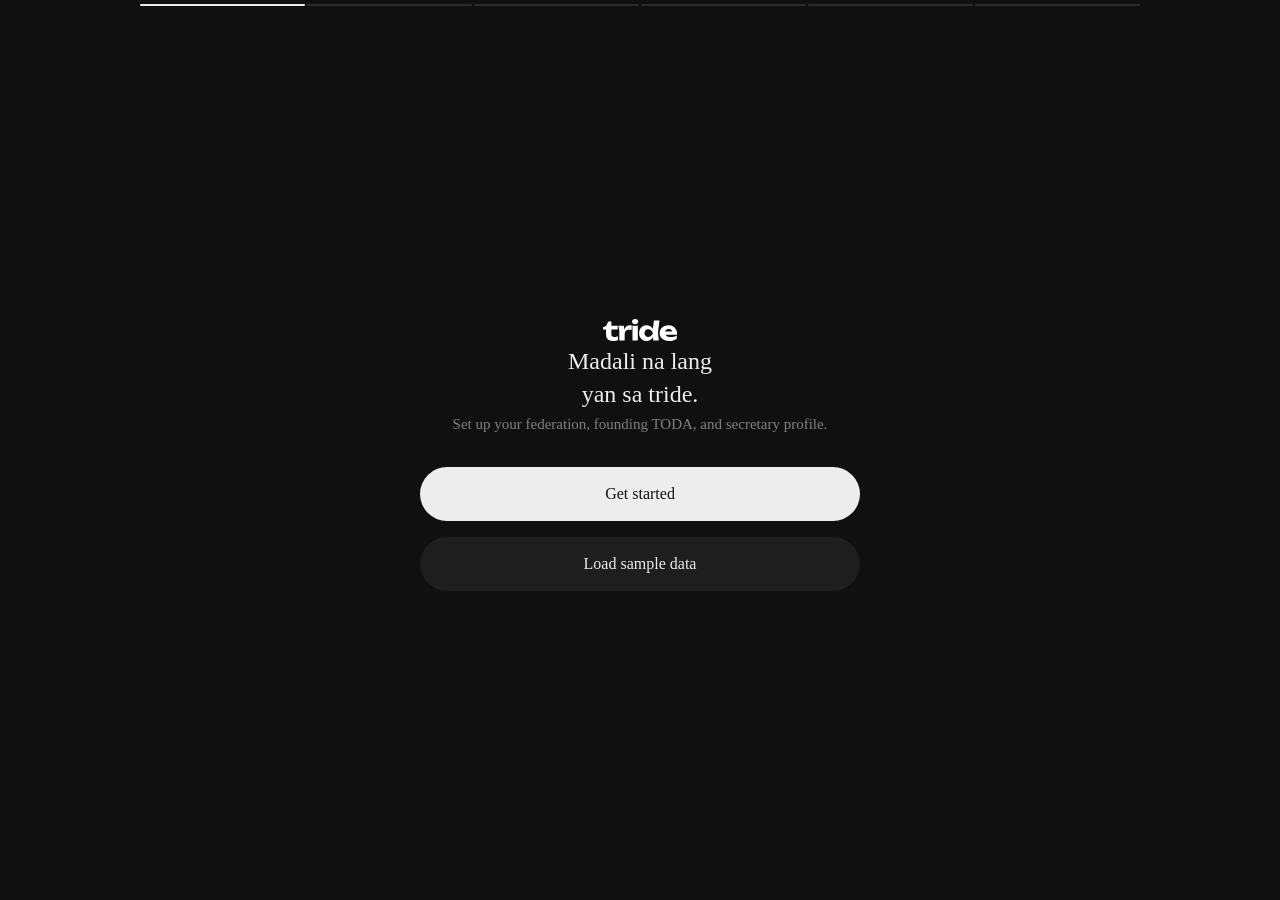
<file: index.html>
<!DOCTYPE html>
<html lang="en">
<head>
    <meta charset="UTF-8">
    <meta name="viewport" content="width=device-width, initial-scale=1.0">
    <meta name="theme-color" content="#101010">
    <meta name="apple-mobile-web-app-capable" content="yes">
    <meta name="apple-mobile-web-app-status-bar-style" content="black-translucent">
    <title>Tride</title>
    <link rel="manifest" href="./manifest.webmanifest">
    <link rel="icon" type="image/svg+xml" href="./assets/icons/Tride.svg">
    <link rel="icon" type="image/png" sizes="192x192" href="./assets/icons/icon-192.png">
    <link rel="apple-touch-icon" href="./assets/icons/icon-192.png">
    <link rel="stylesheet" href="./components/styleNext.css">
    <link rel="stylesheet" href="./components/responsive-experimental.css">
    <link rel="stylesheet" href="./components/distortion-wave.css">
</head>
<body>
    <div id="app" class="app"></div>
    <script src="./components/components.js"></script>
    <script src="./components/distortion-wave.js"></script>
    <script src="./js/local_schema.js"></script>
    <script src="./js/local_database.js"></script>
    <script src="./js/local_api_controller.js"></script>
    <script src="./js/api_client.js"></script>
    <script src="./js/schema_bridge.js"></script>
    <script src="./js/nav_router.js"></script>
    <script src="./js/ui_helpers.js"></script>
    <script src="./pages/auth_page.js"></script>
    <script src="./pages/home_page.js"></script>
    <script src="./pages/units_page.js"></script>
    <script src="./pages/notifications_page.js"></script>
    <script src="./js/member_app.js"></script>
    <!-- temporary dev autofill helper: remove this script tag to disable -->
    <script src="./js/autofill_helper.js"></script>
    <script>
        if ("serviceWorker" in navigator) {
            window.addEventListener("load", function () {
                navigator.serviceWorker.register("./sw.js").catch(function () {});
            });
        }
    </script>
</body>
</html>
</file>
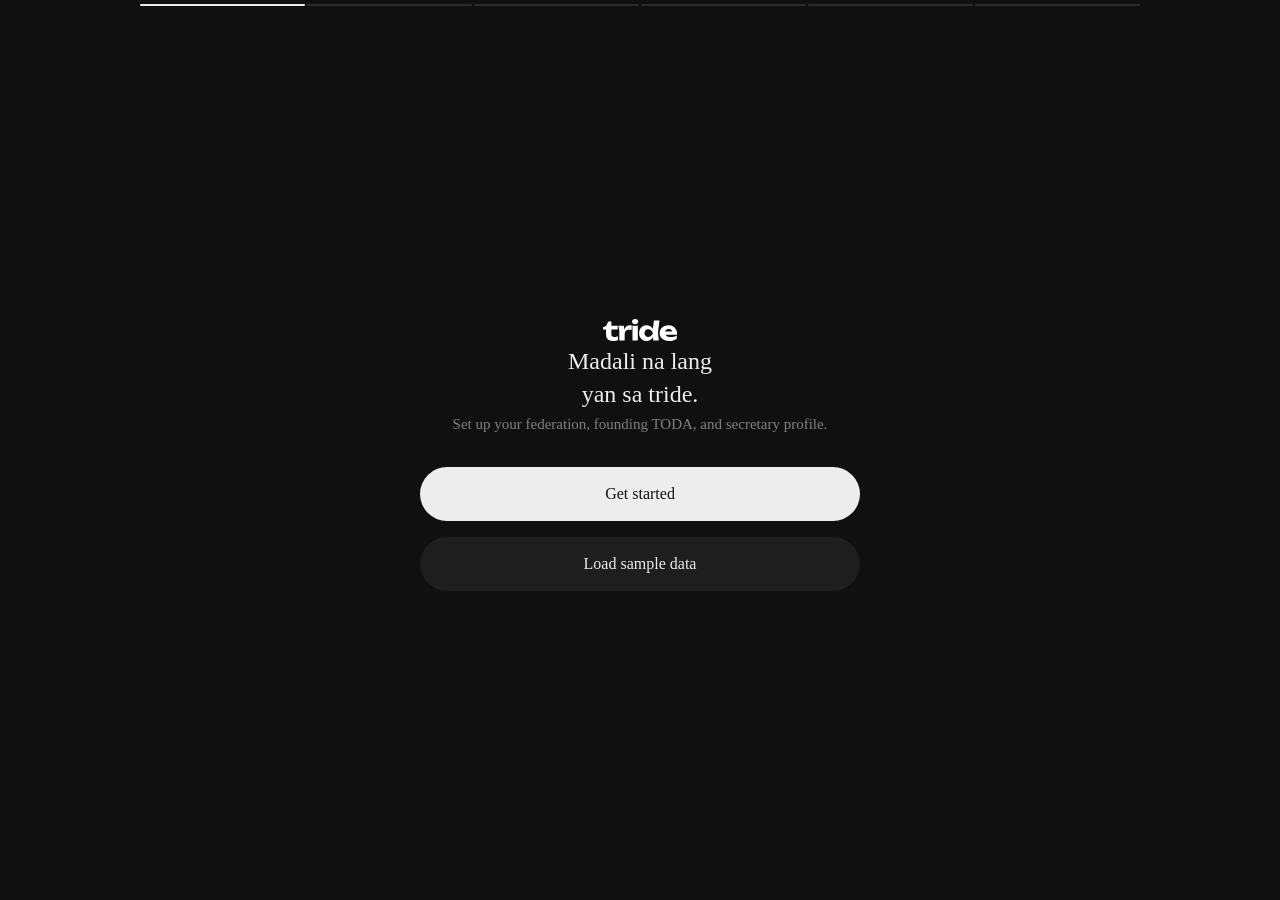
<file: admin.html>
<!DOCTYPE html>
<html lang="en">
<head>
    <meta charset="UTF-8">
    <meta name="viewport" content="width=device-width, initial-scale=1.0">
    <meta name="theme-color" content="#101010">
    <meta name="apple-mobile-web-app-capable" content="yes">
    <meta name="apple-mobile-web-app-status-bar-style" content="black-translucent">
    <title>Tride Admin</title>
    <link rel="manifest" href="./manifest.webmanifest">
    <link rel="icon" type="image/svg+xml" href="./assets/icons/Tride.svg">
    <link rel="icon" type="image/png" sizes="192x192" href="./assets/icons/icon-192.png">
    <link rel="apple-touch-icon" href="./assets/icons/icon-192.png">
    <link rel="stylesheet" href="./components/styleNext.css">
    <link rel="stylesheet" href="./components/responsive-experimental.css">
    <link rel="stylesheet" href="./components/distortion-wave.css">
</head>
<body>
    <div id="app" class="app"></div>
    <script src="./components/components.js"></script>
    <script src="./components/distortion-wave.js"></script>
    <script src="./js/local_schema.js"></script>
    <script src="./js/local_database.js"></script>
    <script src="./js/local_api_controller.js"></script>
    <script src="./js/api_client.js"></script>
    <script src="./js/schema_bridge.js"></script>
    <script src="./js/nav_router.js"></script>
    <script src="./js/ui_helpers.js"></script>
    <script src="./pages/auth_page.js"></script>
    <script src="./pages/units_page.js"></script>
    <script src="./pages/members_page.js"></script>
    <script src="./pages/todas_page.js"></script>
    <script src="./pages/notifications_page.js"></script>
    <!-- experimental export feature: remove this script tag to disable -->
    <script src="./pages/export_page.js"></script>
    <script src="./js/admin_app.js"></script>
    <!-- temporary dev autofill helper: remove this script tag to disable -->
    <script src="./js/autofill_helper.js"></script>
    <script>
        if ("serviceWorker" in navigator) {
            window.addEventListener("load", function () {
                navigator.serviceWorker.register("./sw.js").catch(function () {});
            });
        }
    </script>
</body>
</html>
</file>
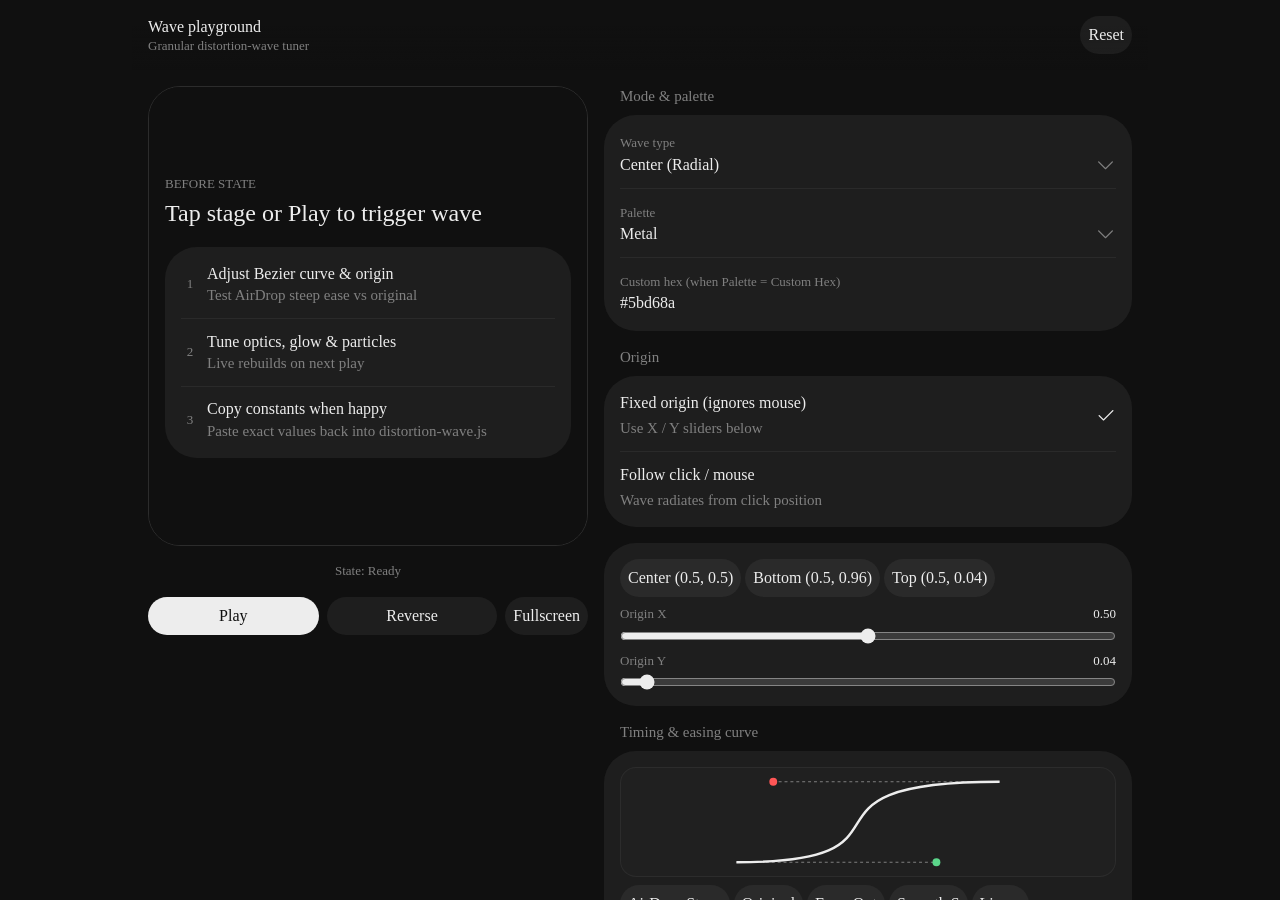
<file: playground.html>
<!DOCTYPE html>
<html lang="en">
<head>
    <meta charset="UTF-8">
    <meta name="viewport" content="width=device-width, initial-scale=1.0">
    <title>Distortion Wave Playground</title>
    <link rel="stylesheet" href="components/styleNext.css">
    <link rel="stylesheet" href="components/responsive-experimental.css">
    <link rel="stylesheet" href="components/distortion-wave.css">
    <style>
        .pg-layout {
            display: grid;
            grid-template-columns: 1fr;
            gap: var(--tr-space-l);
            align-items: start;
        }
        @media (min-width: 820px) {
            .pg-layout {
                grid-template-columns: minmax(320px, 440px) minmax(0, 1fr);
            }
            .pg-stage-col {
                position: sticky;
                top: 72px;
            }
        }
        .pg-stage-box {
            width: 100%;
            height: 460px;
            border-radius: var(--tr-border-l);
            border: 1px solid var(--tr-elevation-op40);
            overflow: hidden;
            position: relative;
        }
        .pg-stage-box > .distortion-wave {
            width: 100%;
            height: 100%;
            border-radius: 0;
        }
        .pg-mock-view {
            width: 100%;
            height: 100%;
            padding: var(--tr-space-l);
        }
        .pg-slider-row {
            display: flex;
            flex-direction: column;
            gap: var(--tr-space-s);
        }
        .pg-slider-head {
            display: flex;
            justify-content: space-between;
            align-items: center;
        }
        .pg-slider-row input[type="range"] {
            width: 100%;
            accent-color: var(--tr-solid-light-1);
            cursor: pointer;
        }
        .pg-bezier-svg {
            width: 100%;
            height: 110px;
            background: var(--tr-solid-dark-2);
            border-radius: var(--tr-border-m);
            border: 1px solid var(--tr-elevation-op20);
        }
        .pg-preset-row {
            display: flex;
            flex-wrap: wrap;
            gap: var(--tr-space-s);
        }
        .pg-output {
            font-family: ui-monospace, "Cascadia Code", Consolas, monospace;
            font-size: 12px;
            white-space: pre;
            overflow-x: auto;
            color: var(--tr-solid-gray-2);
        }
    </style>
</head>
<body>
    <div id="app" class="app"></div>
    <script src="components/distortion-wave.js"></script>
    <script src="components/components.js"></script>
    <script>
        (function () {
            const DEFAULTS = {
                type: "center",
                palette: "metal",
                customHex: "#5bd68a",
                duration: 2300,
                speed: 1.0,
                originMode: "fixed",
                originX: 0.5,
                originY: 0.04,
                bezierX1: 0.76,
                bezierY1: 0.0,
                bezierX2: 0.14,
                bezierY2: 1.0,
                amplitude: 0.16,
                rippleFreq: 14.0,
                rippleMix: 0.35,
                aberration: 0.042,
                rimWidth: 0.14,
                blurAmount: 0.016,
                glowIntensity: 0.72,
                glowSpread: 2.4,
                coreSpark: 0.45,
                meshSharpness: 3.2,
                meshFlow: 2.2,
                edgeLightIntensity: 0.85,
                edgeLightWidth: 0.055,
                edgeCrestBoost: 1.85,
                edgeHaloPower: 1.4,
                particleCount: 160,
                particleSize: 0.0018,
                particleHalo: 1.35,
                particleGlow: 1.85,
                particleDrift: 0.24,
                particleEase: 2.4
            };

            const CURVE_PRESETS = [
                { name: "AirDrop Steep", x1: 0.76, y1: 0.0, x2: 0.14, y2: 1.0 },
                { name: "Original", x1: 0.50, y1: 0.0, x2: 0.00, y2: 1.0 },
                { name: "Expo Out", x1: 0.16, y1: 1.0, x2: 0.30, y2: 1.0 },
                { name: "Smooth S", x1: 0.65, y1: 0.0, x2: 0.35, y2: 1.0 },
                { name: "Linear", x1: 0.00, y1: 0.0, x2: 1.00, y2: 1.0 }
            ];

            const state = Object.assign({}, DEFAULTS);
            const sliderRefs = {};
            let waveCtrl = null;
            let stageBox = null;
            let bezierPath = null;
            let handleLine1 = null;
            let handleLine2 = null;
            let handleDot1 = null;
            let handleDot2 = null;
            let outputPre = null;
            let statusLabel = null;
            let revealedState = false;

            function buildMockFrom() {
                const wrap = trEl("div", "pg-mock-view vbox justify-center space-l");
                const head = trEl("div", "group vbox space-s");
                head.appendChild(trEl("p", "as-tertiary as-gray", "BEFORE STATE"));
                head.appendChild(trEl("p", "as-title as-bold", "Tap stage or Play to trigger wave"));
                wrap.appendChild(head);

                const list = trListCard([
                    trListItem({ index: 1, title: "Adjust Bezier curve & origin", subtitle: "Test AirDrop steep ease vs original" }),
                    trListItem({ index: 2, title: "Tune optics, glow & particles", subtitle: "Live rebuilds on next play" }),
                    trListItem({ index: 3, title: "Copy constants when happy", subtitle: "Paste exact values back into distortion-wave.js" })
                ]);
                wrap.appendChild(list);
                return wrap;
            }

            function buildMockTo() {
                const wrap = trEl("div", "pg-mock-view vbox justify-center space-l");
                wrap.appendChild(trIcon("\uE73E", { className: "as-display as-centered as-success" }));
                const head = trEl("div", "group vbox center space-t");
                head.appendChild(trEl("p", "as-headline as-bold as-centered", "Flawless run"));
                head.appendChild(trEl("p", "as-secondary as-gray as-centered", "Revealed target stage preview"));
                wrap.appendChild(head);
                const stats = trStatGroup([
                    { value: "100%", label: "Accuracy" },
                    { value: "4950", label: "Score" },
                    { value: "15x", label: "Streak" }
                ]);
                wrap.appendChild(stats);
                return wrap;
            }

            function activePaletteValue() {
                if (state.palette === "custom") {
                    return state.customHex;
                }
                return state.palette;
            }

            function mountWave() {
                if (!stageBox) {
                    return;
                }
                stageBox.innerHTML = "";
                revealedState = false;
                const isPointer = state.originMode === "pointer";
                const originVal = isPointer ? null : { x: state.originX, y: state.originY };
                waveCtrl = trDistortionWave({
                    children: buildMockFrom(),
                    revealedContent: buildMockTo(),
                    type: state.type,
                    palette: activePaletteValue(),
                    speed: state.speed,
                    origin: originVal,
                    followCursor: isPointer,
                    cornerRadius: 0,
                    waveStyle: {
                        duration: state.duration,
                        bezierX1: state.bezierX1,
                        bezierY1: state.bezierY1,
                        bezierX2: state.bezierX2,
                        bezierY2: state.bezierY2,
                        amplitude: state.amplitude,
                        rippleFreq: state.rippleFreq,
                        rippleMix: state.rippleMix,
                        aberration: state.aberration,
                        rimWidth: state.rimWidth,
                        blurAmount: state.blurAmount,
                        glowIntensity: state.glowIntensity,
                        glowSpread: state.glowSpread,
                        coreSpark: state.coreSpark,
                        meshSharpness: state.meshSharpness,
                        meshFlow: state.meshFlow,
                        edgeLightIntensity: state.edgeLightIntensity,
                        edgeLightWidth: state.edgeLightWidth,
                        edgeCrestBoost: state.edgeCrestBoost,
                        edgeHaloPower: state.edgeHaloPower,
                        particleCount: state.particleCount,
                        particleSize: state.particleSize,
                        particleHalo: state.particleHalo,
                        particleGlow: state.particleGlow,
                        particleDrift: state.particleDrift,
                        particleEase: state.particleEase
                    },
                    onFinish: function (isRev) {
                        revealedState = isRev;
                        if (statusLabel) {
                            statusLabel.textContent = isRev ? "State: Revealed (click Play/Reverse)" : "State: Initial";
                        }
                    }
                });
                stageBox.appendChild(waveCtrl.el);
                if (statusLabel) {
                    statusLabel.textContent = "State: Ready";
                }
            }

            function updateBezierPreview() {
                if (!bezierPath) {
                    return;
                }
                const padX = 16;
                const padY = 14;
                const w = 268;
                const h = 82;
                const x0 = padX;
                const y0 = padY + h;
                const x3 = padX + w;
                const y3 = padY;
                const cx1 = padX + state.bezierX1 * w;
                const cy1 = padY + (1 - state.bezierY1) * h;
                const cx2 = padX + state.bezierX2 * w;
                const cy2 = padY + (1 - state.bezierY2) * h;
                const d = "M " + x0 + " " + y0 + " C " + cx1 + " " + cy1 + ", " + cx2 + " " + cy2 + ", " + x3 + " " + y3;
                bezierPath.setAttribute("d", d);
                handleLine1.setAttribute("x1", x0);
                handleLine1.setAttribute("y1", y0);
                handleLine1.setAttribute("x2", cx1);
                handleLine1.setAttribute("y2", cy1);
                handleLine2.setAttribute("x1", x3);
                handleLine2.setAttribute("y1", y3);
                handleLine2.setAttribute("x2", cx2);
                handleLine2.setAttribute("y2", cy2);
                handleDot1.setAttribute("cx", cx1);
                handleDot1.setAttribute("cy", cy1);
                handleDot2.setAttribute("cx", cx2);
                handleDot2.setAttribute("cy", cy2);
            }

            function formatConfigSnippet() {
                const lines = [
                    "const WAVE_DURATION = " + state.duration + ";",
                    "const WAVE_ORIGIN_X = " + state.originX + ";",
                    "const WAVE_ORIGIN_Y = " + state.originY + ";",
                    "const WAVE_FOLLOW_CURSOR = " + (state.originMode === "pointer") + ";",
                    "const WAVE_BEZIER_X1 = " + state.bezierX1 + ";",
                    "const WAVE_BEZIER_Y1 = " + state.bezierY1 + ";",
                    "const WAVE_BEZIER_X2 = " + state.bezierX2 + ";",
                    "const WAVE_BEZIER_Y2 = " + state.bezierY2 + ";",
                    "const WAVE_AMPLITUDE = " + state.amplitude + ";",
                    "const WAVE_RIPPLE_FREQ = " + state.rippleFreq + ";",
                    "const WAVE_RIPPLE_MIX = " + state.rippleMix + ";",
                    "const WAVE_ABERRATION = " + state.aberration + ";",
                    "const WAVE_RIM_WIDTH = " + state.rimWidth + ";",
                    "const WAVE_BLUR_AMOUNT = " + state.blurAmount + ";",
                    "const WAVE_GLOW_INTENSITY = " + state.glowIntensity + ";",
                    "const WAVE_GLOW_SPREAD = " + state.glowSpread + ";",
                    "const WAVE_CORE_SPARK = " + state.coreSpark + ";",
                    "const WAVE_MESH_SHARPNESS = " + state.meshSharpness + ";",
                    "const WAVE_MESH_FLOW = " + state.meshFlow + ";",
                    "const WAVE_EDGE_LIGHT_INTENSITY = " + state.edgeLightIntensity + ";",
                    "const WAVE_EDGE_LIGHT_WIDTH = " + state.edgeLightWidth + ";",
                    "const WAVE_EDGE_CREST_BOOST = " + state.edgeCrestBoost + ";",
                    "const WAVE_EDGE_HALO_POWER = " + state.edgeHaloPower + ";",
                    "const WAVE_PARTICLE_COUNT = " + state.particleCount + ";",
                    "const WAVE_PARTICLE_SIZE = " + state.particleSize + ";",
                    "const WAVE_PARTICLE_HALO = " + state.particleHalo + ";",
                    "const WAVE_PARTICLE_GLOW = " + state.particleGlow + ";",
                    "const WAVE_PARTICLE_DRIFT = " + state.particleDrift + ";",
                    "const WAVE_PARTICLE_EASE = " + state.particleEase + ";"
                ];
                return lines.join("\n");
            }

            function refreshOutput() {
                updateBezierPreview();
                if (outputPre) {
                    outputPre.textContent = formatConfigSnippet();
                }
            }

            function makeSlider(key, label, min, max, step, digits) {
                const wrap = trEl("div", "pg-slider-row");
                const head = trEl("div", "pg-slider-head");
                const lbl = trEl("span", "as-tertiary as-gray", label);
                const valEl = trEl("span", "as-tertiary as-bold", Number(state[key]).toFixed(digits));
                head.appendChild(lbl);
                head.appendChild(valEl);

                const input = document.createElement("input");
                input.type = "range";
                input.min = String(min);
                input.max = String(max);
                input.step = String(step);
                input.value = String(state[key]);
                input.addEventListener("input", function () {
                    const num = Number(input.value);
                    state[key] = num;
                    valEl.textContent = num.toFixed(digits);
                    refreshOutput();
                });

                wrap.appendChild(head);
                wrap.appendChild(input);
                sliderRefs[key] = { input: input, valEl: valEl, digits: digits };
                return wrap;
            }

            function syncSlidersFromState() {
                const keys = Object.keys(sliderRefs);
                for (let i = 0; i < keys.length; i += 1) {
                    const k = keys[i];
                    const ref = sliderRefs[k];
                    ref.input.value = String(state[k]);
                    ref.valEl.textContent = Number(state[k]).toFixed(ref.digits);
                }
                refreshOutput();
            }

            function triggerPlay(pointerEvt) {
                mountWave();
                const passEvt = state.originMode === "pointer" ? pointerEvt : null;
                waveCtrl.play(passEvt);
            }

            function triggerReverse(pointerEvt) {
                if (!waveCtrl) {
                    mountWave();
                }
                const passEvt = state.originMode === "pointer" ? pointerEvt : null;
                waveCtrl.reverse(passEvt);
            }

            function triggerFullscreenDemo() {
                const isPointer = state.originMode === "pointer";
                const originVal = isPointer ? null : { x: state.originX, y: state.originY };
                trSuccessWave({
                    title: "Fullscreen preview",
                    subtitle: "Testing live trSuccessWave with current origin & palette.",
                    palette: activePaletteValue(),
                    type: state.type,
                    speed: state.speed,
                    origin: originVal,
                    followCursor: isPointer,
                    buttonLabel: "Close preview"
                });
            }

            function buildApp() {
                const app = document.getElementById("app");
                const nav = trNavBar({
                    title: "Wave playground",
                    subtitle: "Granular distortion-wave tuner",
                    actions: [
                        trButton({
                            label: "Reset",
                            size: "m",
                            onClick: function () {
                                Object.assign(state, DEFAULTS);
                                syncSlidersFromState();
                                mountWave();
                            }
                        })
                    ]
                });
                app.appendChild(nav);

                const main = trEl("main", "content vbox space-xl");
                const layout = trEl("div", "pg-layout");

                // left column: sticky stage + play buttons
                const stageCol = trEl("div", "pg-stage-col vbox space-l");
                stageBox = trEl("div", "pg-stage-box");
                stageBox.addEventListener("click", function (evt) {
                    if (revealedState) {
                        triggerReverse(evt);
                    } else {
                        triggerPlay(evt);
                    }
                });
                stageCol.appendChild(stageBox);

                statusLabel = trEl("p", "as-tertiary as-gray as-centered", "State: Ready");
                stageCol.appendChild(statusLabel);

                const btnRow = trEl("div", "hbox space-m");
                btnRow.appendChild(trButton({
                    label: "Play",
                    variant: "primary",
                    size: "m",
                    className: "flex1",
                    onClick: function () { triggerPlay(null); }
                }));
                btnRow.appendChild(trButton({
                    label: "Reverse",
                    size: "m",
                    className: "flex1",
                    onClick: function () { triggerReverse(null); }
                }));
                btnRow.appendChild(trButton({
                    label: "Fullscreen",
                    size: "m",
                    onClick: triggerFullscreenDemo
                }));
                stageCol.appendChild(btnRow);
                layout.appendChild(stageCol);

                // right column: granular controls
                const controlsCol = trEl("div", "vbox space-l");

                // 1. Mode, Palette & Origin
                const typeRow = trPropertyRow({
                    label: "Wave type",
                    select: {
                        value: state.type,
                        options: [
                            { value: "center", label: "Center (Radial)" },
                            { value: "vertical", label: "Vertical" },
                            { value: "horizontal", label: "Horizontal" }
                        ],
                        onChange: function (e) { state.type = e.target.value; refreshOutput(); }
                    }
                });

                const paletteRow = trPropertyRow({
                    label: "Palette",
                    select: {
                        value: state.palette,
                        options: [
                            { value: "metal", label: "Metal" },
                            { value: "colorful", label: "Colorful" },
                            { value: "monochromatic", label: "Monochromatic" },
                            { value: "green", label: "Green" },
                            { value: "ocean", label: "Ocean" },
                            { value: "sunset", label: "Sunset" },
                            { value: "custom", label: "Custom Hex" }
                        ],
                        onChange: function (e) { state.palette = e.target.value; refreshOutput(); }
                    }
                });

                const hexRow = trPropertyRow({
                    label: "Custom hex (when Palette = Custom Hex)",
                    input: {
                        type: "text",
                        value: state.customHex,
                        onInput: function (e) { state.customHex = e.target.value; }
                    }
                });

                const originRadio = trRadioGroup({
                    label: "Origin mode",
                    value: state.originMode,
                    items: [
                        { value: "fixed", title: "Fixed origin (ignores mouse)", subtitle: "Use X / Y sliders below" },
                        { value: "pointer", title: "Follow click / mouse", subtitle: "Wave radiates from click position" }
                    ],
                    onChange: function (val) { state.originMode = val; }
                });

                const originPresets = trEl("div", "pg-preset-row");
                const originSpots = [
                    { label: "Center (0.5, 0.5)", x: 0.5, y: 0.5 },
                    { label: "Bottom (0.5, 0.96)", x: 0.5, y: 0.96 },
                    { label: "Top (0.5, 0.04)", x: 0.5, y: 0.04 }
                ];
                for (let i = 0; i < originSpots.length; i += 1) {
                    const spot = originSpots[i];
                    originPresets.appendChild(trButton({
                        label: spot.label,
                        size: "m",
                        onClick: function () {
                            state.originX = spot.x;
                            state.originY = spot.y;
                            syncSlidersFromState();
                        }
                    }));
                }

                const originSliders = trCard([
                    originPresets,
                    makeSlider("originX", "Origin X", 0, 1, 0.01, 2),
                    makeSlider("originY", "Origin Y", 0, 1, 0.01, 2)
                ]);

                controlsCol.appendChild(trCardGroup({ headline: "Mode & palette", card: trListCard([typeRow, paletteRow, hexRow]) }));
                controlsCol.appendChild(trCardGroup({ headline: "Origin", card: originRadio }));
                controlsCol.appendChild(originSliders);

                // 2. Timing & Cubic Bezier
                const svgNs = "http://www.w3.org/2000/svg";
                const svg = document.createElementNS(svgNs, "svg");
                svg.setAttribute("viewBox", "0 0 300 110");
                svg.setAttribute("class", "pg-bezier-svg");

                handleLine1 = document.createElementNS(svgNs, "line");
                handleLine1.setAttribute("stroke", "#808080");
                handleLine1.setAttribute("stroke-dasharray", "3 3");
                handleLine2 = document.createElementNS(svgNs, "line");
                handleLine2.setAttribute("stroke", "#808080");
                handleLine2.setAttribute("stroke-dasharray", "3 3");
                bezierPath = document.createElementNS(svgNs, "path");
                bezierPath.setAttribute("fill", "none");
                bezierPath.setAttribute("stroke", "#ededed");
                bezierPath.setAttribute("stroke-width", "2.5");
                handleDot1 = document.createElementNS(svgNs, "circle");
                handleDot1.setAttribute("r", "4");
                handleDot1.setAttribute("fill", "#5bd68a");
                handleDot2 = document.createElementNS(svgNs, "circle");
                handleDot2.setAttribute("r", "4");
                handleDot2.setAttribute("fill", "#ff5656");
                svg.appendChild(handleLine1);
                svg.appendChild(handleLine2);
                svg.appendChild(bezierPath);
                svg.appendChild(handleDot1);
                svg.appendChild(handleDot2);

                const curvePresetRow = trEl("div", "pg-preset-row");
                for (let i = 0; i < CURVE_PRESETS.length; i += 1) {
                    const p = CURVE_PRESETS[i];
                    curvePresetRow.appendChild(trButton({
                        label: p.name,
                        size: "m",
                        onClick: function () {
                            state.bezierX1 = p.x1;
                            state.bezierY1 = p.y1;
                            state.bezierX2 = p.x2;
                            state.bezierY2 = p.y2;
                            syncSlidersFromState();
                        }
                    }));
                }

                const timingCard = trCard([
                    svg,
                    curvePresetRow,
                    makeSlider("duration", "Duration (ms)", 400, 5000, 50, 0),
                    makeSlider("speed", "Speed multiplier", 0.25, 3.0, 0.05, 2),
                    makeSlider("bezierX1", "Bezier X1", 0, 1, 0.01, 2),
                    makeSlider("bezierY1", "Bezier Y1", -0.5, 1.5, 0.01, 2),
                    makeSlider("bezierX2", "Bezier X2", 0, 1, 0.01, 2),
                    makeSlider("bezierY2", "Bezier Y2", -0.5, 1.5, 0.01, 2)
                ]);
                controlsCol.appendChild(trCardGroup({ headline: "Timing & easing curve", card: timingCard }));

                // 3. Optics & Glass
                const opticsCard = trCard([
                    makeSlider("amplitude", "Amplitude (lens bend)", 0, 0.5, 0.005, 3),
                    makeSlider("rippleFreq", "Ripple frequency", 1, 40, 0.5, 1),
                    makeSlider("rippleMix", "Ripple mix", 0, 1, 0.01, 2),
                    makeSlider("aberration", "Chromatic aberration", 0, 0.15, 0.002, 3),
                    makeSlider("rimWidth", "Rim width", 0.02, 0.4, 0.005, 3),
                    makeSlider("blurAmount", "Glass blur", 0, 0.06, 0.001, 3)
                ]);
                controlsCol.appendChild(trCardGroup({ headline: "Optics & distortion", card: opticsCard }));

                // 4. Glow, Mesh & Edge Light
                const lightCard = trCard([
                    makeSlider("glowIntensity", "Glow intensity", 0, 2.5, 0.02, 2),
                    makeSlider("glowSpread", "Glow spread", 0.2, 6, 0.1, 1),
                    makeSlider("coreSpark", "Core spark", 0, 2, 0.02, 2),
                    makeSlider("meshSharpness", "Mesh sharpness", 0.5, 8, 0.1, 1),
                    makeSlider("meshFlow", "Mesh flow", 0, 8, 0.1, 1),
                    makeSlider("edgeLightIntensity", "Edge light intensity", 0, 2.5, 0.02, 2),
                    makeSlider("edgeLightWidth", "Edge light width", 0.01, 0.2, 0.002, 3),
                    makeSlider("edgeCrestBoost", "Edge crest boost", 0, 4, 0.05, 2),
                    makeSlider("edgeHaloPower", "Edge halo power", 0.2, 4, 0.05, 2)
                ]);
                controlsCol.appendChild(trCardGroup({ headline: "Glow, mesh & edge light", card: lightCard }));

                // 5. Particles
                const particleCard = trCard([
                    makeSlider("particleCount", "Particle count", 0, 320, 4, 0),
                    makeSlider("particleSize", "Particle size", 0.0005, 0.006, 0.0001, 4),
                    makeSlider("particleHalo", "Particle halo", 0.2, 4, 0.05, 2),
                    makeSlider("particleGlow", "Particle glow", 0, 4, 0.05, 2),
                    makeSlider("particleDrift", "Particle drift", 0, 0.8, 0.01, 2),
                    makeSlider("particleEase", "Particle ease", 0.5, 5, 0.1, 1)
                ]);
                controlsCol.appendChild(trCardGroup({ headline: "Particles", card: particleCard }));

                // 6. Export constants
                outputPre = trEl("pre", "pg-output", "");
                const copyBtn = trButton({
                    label: "Copy constants",
                    variant: "primary",
                    onClick: function () {
                        const text = formatConfigSnippet();
                        if (navigator.clipboard && navigator.clipboard.writeText) {
                            navigator.clipboard.writeText(text);
                        }
                        copyBtn.textContent = "Copied!";
                        setTimeout(function () { copyBtn.textContent = "Copy constants"; }, 1200);
                    }
                });
                const exportSection = trSection([
                    trCardGroup({ headline: "Export constants", card: trCard([outputPre]) }),
                    copyBtn
                ]);
                controlsCol.appendChild(exportSection);

                layout.appendChild(controlsCol);
                main.appendChild(layout);
                app.appendChild(main);

                refreshOutput();
                mountWave();
            }

            buildApp();
        })();
    </script>
</body>
</html>
</file>
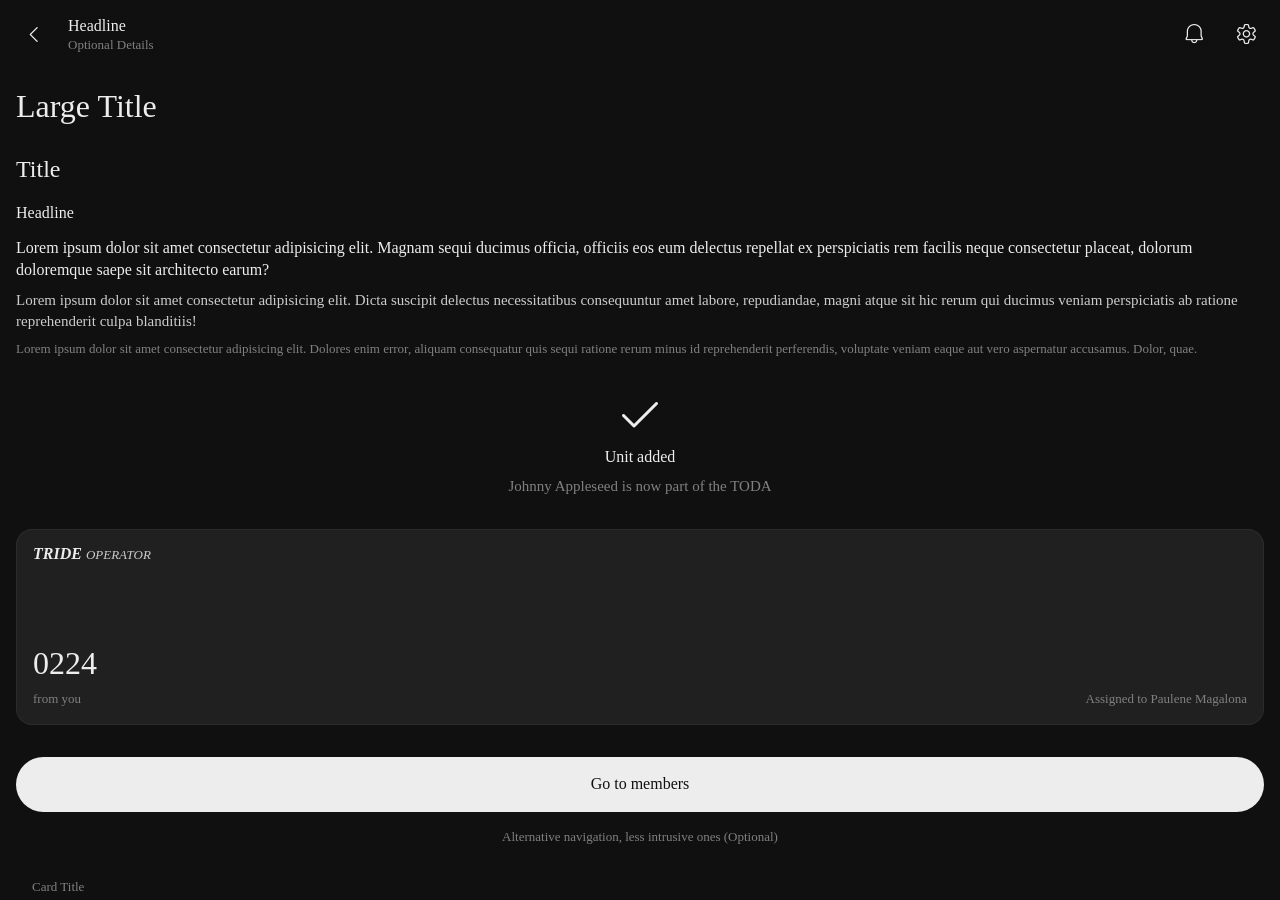
<file: components/componentsNext.html>
<!DOCTYPE html>
<html lang="en">
<head>
    <meta charset="UTF-8">
    <meta name="viewport" content="width=device-width, initial-scale=1.0">
    <title>Document</title>
    <link rel="stylesheet" href="styleNext.css">
</head>
<body>
    <!-- class names are sort of based from Apple's human interface guidelines -->
    <div class="app">
        <div class="navigation-bar hbox space-l">
            <!-- for back, only use chevrons. -->
            <button class="thickness-m border-m" >
                <i class="icon">&#xE76B;</i>
            </button>
            
            <div class="vbox push-right space-s">
                <p class="as-headline lh-1 as-bold">Headline</p>
                <!-- <p class="push-right as-headline as-black as-italic lh-1">TRIDE <span class="as-tertiary as-midgray as-bold">ADMIN</span></p> -->
                <p class="as-tertiary as-gray lh-1">Optional Details</p>
            </div>
            <button class="thickness-m border-m">
                <i class="icon">&#xEA8F;</i>
            </button>
            <button class="thickness-m border-m">
                <i class="icon">&#xE713;</i>
            </button>
        </div>
        <div class="content vbox space-xl scroll">
            <div class="section vbox space-m">
                <!-- large title is typically not used -->
                <p class="as-large-title as-bold mb-l">Large Title</p> 
                <p class="as-title as-bold mb-m">Title</p>
                <p class="as-headline as-bold mb-s">Headline</p>
                <p class="as-primary">Lorem ipsum dolor sit amet consectetur adipisicing elit. Magnam sequi ducimus officia, officiis eos eum delectus repellat ex perspiciatis rem facilis neque consectetur placeat, dolorum doloremque saepe sit architecto earum?</p>
                <p class="as-secondary as-midgray">Lorem ipsum dolor sit amet consectetur adipisicing elit. Dicta suscipit delectus necessitatibus consequuntur amet labore, repudiandae, magni atque sit hic rerum qui ducimus veniam perspiciatis ab ratione reprehenderit culpa blanditiis!</p>
                <p class="as-tertiary as-gray">Lorem ipsum dolor sit amet consectetur adipisicing elit. Dolores enim error, aliquam consequatur quis sequi ratione rerum minus id reprehenderit perferendis, voluptate veniam eaque aut vero aspernatur accusamus. Dolor, quae.</p>
            </div>

            <!-- for success screen -->
             <!-- built from 3 groups (parts), the card, and the message -->
            <div class="section vbox space-xl">
                <div class="group vbox space-m">
                    <i class="icon as-display as-centered">&#xE73E;</i>
                    <p class="as-headline as-bold as-centered">Unit added</p>
                    <p class="as-secondary as-gray as-centered">Johnny Appleseed is now part of the TODA</p>
                </div>
                <div class="group vbox space-l">
                    <!-- <p class="as-tertiary as-gray as-bold push-right as-cardheadline">...optional...</p>-->
                    <div class="card brandcard grid border-m">
                        <p class="tl as-headline as-black as-italic lh-1">TRIDE <span class="as-tertiary as-midgray as-bold">OPERATOR</span></p>
                        <div class="vbox space-s bl">
                            <p class="as-large-title as-bold">0224</p>
                            <p class="as-tertiary as-gray">from <span class="as-bold">you</span></p>
                        </div>
                        <div class="br">
                            <p class="as-tertiary as-gray">Assigned to <span class="as-bold">Paulene Magalona</span></p>
                        </div>
                    </div>
                    <!-- <p class="as-cardfootnote as-tertiary as-gray">...optional...</p> -->
                </div>
                <div class="group vbox space-l">
                    <button class="as-primary thickness-l border-l">Go to members</button>
                    <a href="#" class="as-tertiary as-gray as-centered">Alternative navigation, less intrusive ones (Optional)</a>
                </div>
            </div>

            <!-- section doesnt exist in styleNext.css, but it acts as divider especially for tab buttons -->
             <!-- section is good for: dividing page, subpage, screens into parts: e.g. top, center, bottom. -->
            <!-- group doesnt exist in styleNext.css, but it acts as group for related components -->
            <div class="section vbox space-l">
                <!-- now, card has three distinct parts: headline (optional 0..1), card (1), and footer (optional 0..1) -->
                <!-- 
                    when turning this into a reusable component, consider including the comment too. 
                    class names in order: class="[trType (they dont usually exist in css)], [atomic-classes...]"
                 -->
                <!-- CARD GROUP -->
                <div class="group vbox space-l">
                    <p class="as-cardheadline as-tertiary as-gray as-bold">Card Title</p>
                    <div class="card standard vbox space-l border-l">
                        <div class="vbox space-s">
                            <p class="as-primary">Main text goes here</p>
                            <p class="as-secondary as-midgray">Detailed secondary text goes here, it tells you a bit more context about the primary text.</p>
                            <p class="as-tertiary as-gray">This is usually values, like 4 members, or status indicators, like On.</p>
                        </div>
                        <div class="spacer"></div>
                        <p class="as-primary push-right">Main text goes here</p>
                    </div>
                    <p class="as-cardfootnote as-tertiary as-gray">Lorem ipsum dolor sit, amet consectetur adipisicing elit. Neque, eos deserunt debitis quidem quas voluptatem doloribus officiis tenetur possimus minus cum aperiam quia alias id, aliquam nemo eius commodi suscipit.</p>
                </div>

                <!-- CARD GROUP -->
                <div class="group vbox space-l">
                    <p class="as-tertiary as-gray as-bold push-right as-cardheadline">Card Title</p>
                    
                    <div class="card brandcard grid border-m">
                        <p class="tl as-headline as-black as-italic lh-1">TRIDE <span class="as-tertiary as-midgray as-bold">OPERATOR</span></p>
                        <div class="vbox space-s bl">
                            <p class="as-large-title as-bold">0224</p>
                            <p class="as-tertiary as-gray">from <span class="as-bold">you</span></p>
                        </div>
                        <div class="br">
                            <p class="as-tertiary as-gray">Assigned to <span class="as-bold">Paulene Magalona</span></p>
                        </div>
                    </div>
                    <p class="as-cardfootnote as-tertiary as-gray">Lorem ipsum dolor sit, amet consectetur adipisicing elit. Neque, eos deserunt debitis quidem quas voluptatem doloribus officiis tenetur possimus minus cum aperiam quia alias id, aliquam nemo eius commodi suscipit.</p>
                </div>

                <!-- still very dynamic, you can still build A-Z from it -->
                <!-- CARD GROUP -->
                <div class="group vbox space-l">
                    <p class="as-cardheadline as-tertiary as-gray as-bold">A</p>
                    <div class="card standard vbox space-l border-l">
                        <div class="hbox space-l">
                            <p class="as-primary push-right">Item 1</p>
                            <i class="icon">&#xE76C;</i>
                        </div>
                        <div class="spacer"></div>
                        <div class="hbox space-l">
                            <p class="as-primary push-right">Item 2</p>
                            <i class="icon">&#xE76C;</i>
                        </div>
                    </div>
                    <p class="as-cardheadline as-tertiary as-gray as-bold">B</p>
                    <div class="card standard vbox space-l border-l">
                        <div class="hbox space-l">
                            <p class="as-primary push-right">Item 1</p>
                            <i class="icon">&#xE76C;</i>
                        </div>
                        <div class="spacer"></div>
                        <div class="hbox space-l">
                            <p class="as-primary push-right">Item 2</p>
                            <i class="icon">&#xE76C;</i>
                        </div>
                    </div>
                    <p class="as-cardfootnote as-tertiary as-gray">Lorem ipsum dolor sit, amet consectetur adipisicing elit. Neque, eos deserunt debitis quidem quas voluptatem doloribus officiis tenetur possimus minus cum aperiam quia alias id, aliquam nemo eius commodi suscipit.</p>
                </div>

            </div>

            <!-- buttons -->
            <div class="section vbox space-l">
                <button class="as-standard thickness-l border-l">This is a button</button>
                <button class="as-primary thickness-l border-l">This is a primary button</button>
            </div>

            <!-- popup menus -->
            <div class="section vbox space-l">
                <div class="popup vbox space-xl border-l">
                    <div class="group vbox space-l">
                        <p class="as-tertiary as-gray">Sort by</p>
                        <div class="hbox space-l">
                            <p class="as-primary push-right">Name</p>
                            <i class="icon">&#xE73E;</i>
                        </div>
                        <div class="spacer"></div>
                        <p class="as-primary push-right">Member ID</p>
                    </div>

                    <div class="group vbox space-l">
                        <p class="as-tertiary as-gray">Filter</p>
                        <div class="hbox space-l">
                            <p class="as-primary push-right">None</p>
                            <i class="icon">&#xE73E;</i>
                        </div>
                        <div class="spacer"></div>
                        <p class="as-primary push-right">Drivers</p>
                        <div class="spacer"></div>
                        <p class="as-primary push-right">Operators</p>
                        <div class="spacer"></div>
                        <p class="as-primary push-right">TODA Presidents</p>
                    </div>
                </div>
            </div>

            <!-- tabbed buttons -->
             <!-- tabbed buttons can leverage .sections as views -->
            <div class="section vbox space-l">
                <div class="tabbed hbox space-l scroll" role="tablist" aria-label="Member roles">
                    <button type="button" class="as-tabbed as-bold thickness-m active" role="tab" aria-selected="true">Driver</button>
                    <button type="button" class="as-tabbed as-bold thickness-m" role="tab" aria-selected="false">Operator</button>
                    <button type="button" class="as-tabbed as-bold thickness-m" role="tab" aria-selected="false">TODA President</button>
                    <button type="button" class="as-tabbed as-bold thickness-m" role="tab" aria-selected="false">Federation Secretary</button>
                </div>
            </div>
            <div class="section vbox space-l">
                <div class="tabbed hbox space-l" role="tablist" aria-label="Member roles">
                    <button type="button" class="as-tabbed as-bold flex1 thickness-m active" role="tab" aria-selected="true">First</button>
                    <button type="button" class="as-tabbed as-bold flex1 thickness-m" role="tab" aria-selected="false">Second</button>
                </div>
            </div>

            <div class="section vbox space-l">
                <div class="group vbox space-l">
                    <!-- do not remove group even though im not using both headline and footer -->
                    <div class="card standard vbox space-l border-l">
                        <p class="as-primary push-right as-critical">Critical action</p>
                        <div class="spacer"></div>
                        <p class="as-primary push-right as-critical disabled">Critical action disabled</p>
                    </div>
                </div>
            </div>

            <div class="section vbox space-l">
                <!-- sheet is also divided in three groups, one for texts (1), icon being optional, second for content (optional 0..1), and buttons (1) -->
                 <!-- this transforms into bottomsheet for android, and a modal for desktop or tablets -->
                <div class="sheet vbox space-xl border-l">
                    <div class="group vbox space-m">
                        <!-- <i class="icon as-display as-centered">&#xE73E;</i> -->
                        <p class="as-headline as-bold">Confirm deletion?</p>
                        <p class="as-secondary as-midgray">This is a critical action and this cannot be undone, we will not be able to protect you on this one.</p>
                        <p class="as-tertiary as-gray">Lorem ipsum dolor sit amet consectetur.</p>
                    </div>
                    <!-- <div class="group vbox space-l">
                        ...optional...
                    </div> -->
                    <div class="group hbox space-m">
                        <button class="as-standard thickness-m border-l flex1">Cancel</button>
                        <button class="as-standard thickness-m border-l flex1 as-critical">OK</button>
                    </div>
                </div>
            </div>
            <div class="section vbox space-l">
                <!-- member profile -->
                <div class="group vbox space-l">
                    <div class="card profile grid border-l">
                        <div class="vbox tl">
                            <p class="as-tertiary as-gray">Hey,</p>
                            <p class="as-primary as-bold">member full name</p>
                        </div>
                        <div class="avatar-lg tr" aria-hidden="true"></div>
                        <div class="vbox bl">
                            <p class="as-tertiary as-gray">my address</p>
                            <p class="as-tertiary as-gray">my contact no.</p>
                        </div>
                        <div class="vbox br">
                            <p class="as-tertiary as-gray">my toda association</p>
                            <p class="as-tertiary as-gray">my license no.</p>
                        </div>
                    </div>
                </div>

                <!-- stat group -->
                <div class="hbox space-m" aria-label="Unit summary">
                    <div class="vbox flex1 space-s">
                        <p class="as-title as-bold">2</p>
                        <p class="as-tertiary as-gray">drivers</p>
                    </div>
                    <div class="vbox flex1 space-s">
                        <p class="as-title as-bold">1</p>
                        <p class="as-tertiary as-gray">unused</p>
                    </div>
                    <div class="vbox flex1 space-s">
                        <p class="as-title as-bold">3</p>
                        <p class="as-tertiary as-gray">tricycles</p>
                    </div>
                </div>

                <!-- searchbox -->
                <div class="card hbox space-m thickness-m border-l" role="search">
                    <i class="icon as-gray" aria-hidden="true">&#xE721;</i>
                    <input type="search" class="flex1" placeholder="Find a member" aria-label="Find a member">
                </div>

                <!-- property rows: input, select, validation -->
                <div class="group vbox space-l">
                    <div class="card standard vbox space-l border-l">
                        <div class="vbox space-s">
                            <label for="sample-input"><span class="as-tertiary as-gray">description</span></label>
                            <input id="sample-input" type="text" placeholder="enter text here">
                        </div>
                        <div class="spacer"></div>
                        <div class="vbox space-s">
                            <label for="sample-toda"><span class="as-tertiary as-gray">TODA Group</span></label>
                            <div class="hbox space-m">
                                <select id="sample-toda" class="flex1">
                                    <option value="T01">Mabolo TODA</option>
                                    <option value="T02">Pacol TODA</option>
                                </select>
                                <i class="icon as-gray" aria-hidden="true">&#xE70D;</i>
                            </div>
                        </div>
                        <div class="spacer"></div>
                        <div class="vbox space-s">
                            <label for="sample-body"><span class="as-tertiary as-gray">Plate / Body Number</span></label>
                            <input id="sample-body" type="text" value="0224" aria-invalid="true" aria-describedby="sample-body-err">
                            <p id="sample-body-err" class="as-tertiary as-critical" role="alert">Operator already owns the maximum of 3 tricycles</p>
                        </div>
                    </div>
                </div>

                <!-- trListItem( ), [{ title, ?subtitle, ?index, ?step, ?onClick }], used only for numbered or static rows inside trListCard -->
                <div class="group vbox space-m">
                    <p class="as-cardheadline as-tertiary as-gray as-bold">Step list</p>
                    <div class="trListCard card standard vbox space-m border-l">
                        <div class="trListItem hbox space-m">
                            <span class="list-index as-tertiary as-gray as-bold as-centered">1</span>
                            <div class="vbox flex1 space-s">
                                <p class="as-primary">Confirm source files</p>
                                <p class="as-secondary as-gray">Lock in the files before writing code</p>
                            </div>
                        </div>
                        <div class="spacer"></div>
                        <div class="trListItem hbox space-m">
                            <span class="list-index as-tertiary as-gray as-bold as-centered">2</span>
                            <div class="vbox flex1 space-s">
                                <p class="as-primary as-success">Completed step</p>
                                <p class="as-secondary as-gray">Uses .as-success token (--tr-success)</p>
                            </div>
                        </div>
                    </div>
                </div>

                <!-- trRadioGroup( ), [{ items, ?value, ?name, ?label, ?onChange }], used only for mutually exclusive form/setup choices; do not use trTabbed for options -->
                <div class="group vbox space-m">
                    <p class="as-cardheadline as-tertiary as-gray as-bold">Radio group</p>
                    <div class="trRadioGroup trListCard card standard vbox space-m border-l" role="radiogroup" aria-label="Study mode">
                        <label class="trRadioRow check-row hbox space-l">
                            <div class="vbox push-right space-s">
                                <p class="as-primary">Standard</p>
                                <p class="as-secondary as-gray">Answer all questions in order</p>
                            </div>
                            <input type="radio" name="sample-mode" value="standard" checked>
                        </label>
                        <div class="spacer"></div>
                        <label class="trRadioRow check-row hbox space-l">
                            <div class="vbox push-right space-s">
                                <p class="as-primary">Shuffle</p>
                                <p class="as-secondary as-gray">Randomize questions and choices</p>
                            </div>
                            <input type="radio" name="sample-mode" value="shuffle">
                        </label>
                    </div>
                </div>

            </div>
        </div>
        <!-- <div class="tab-bar"> ... </div> -->
        <!-- tab-area is generally not used for tride -->
    </div>
</body>
</html>
</file>
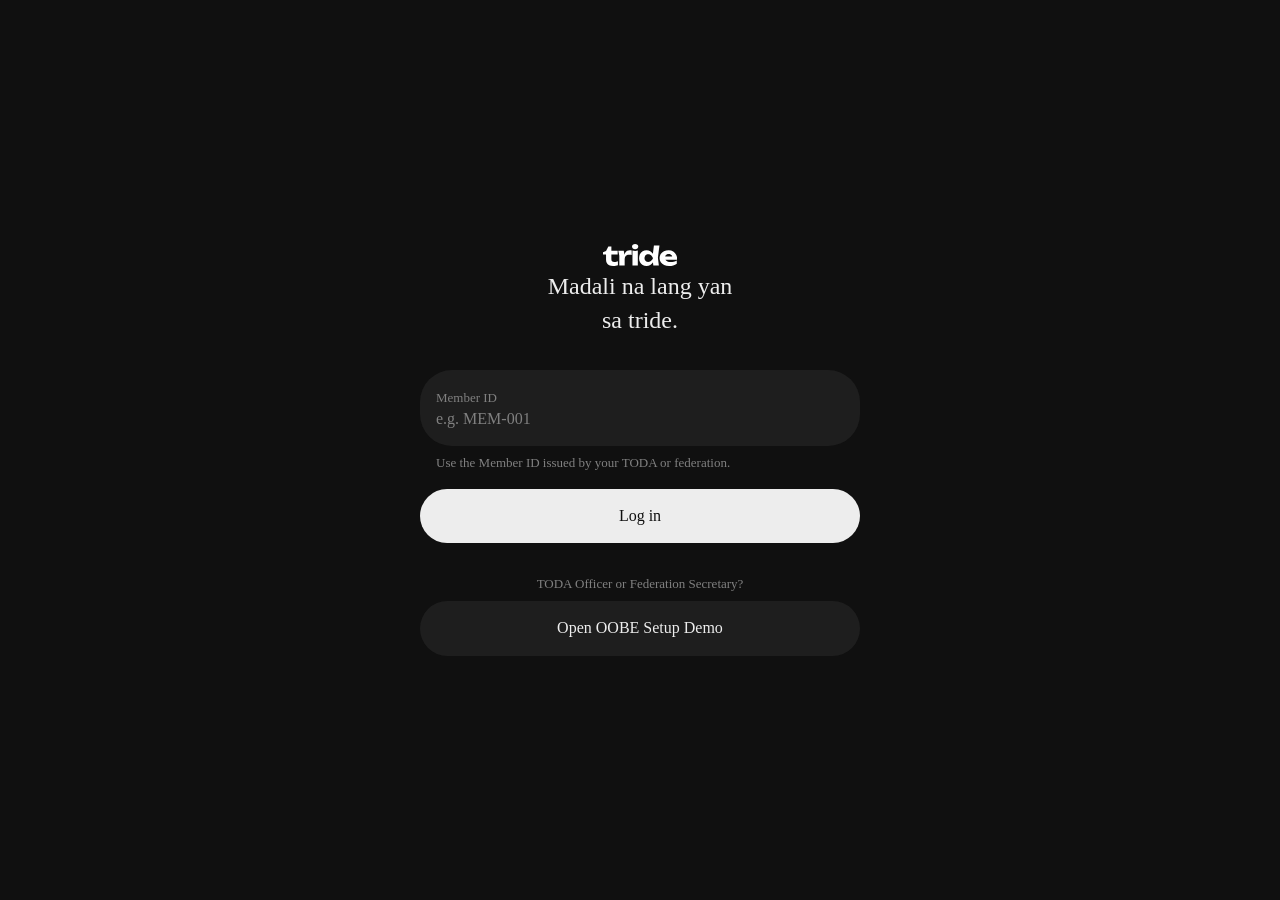
<file: static/auth.html>
<!DOCTYPE html>
<html lang="en">
<head>
    <meta charset="UTF-8">
    <meta name="viewport" content="width=device-width, initial-scale=1.0">
    <title>TRIDE — Auth &amp; OOBE</title>
    <link rel="stylesheet" href="../components/styleNext.css">
    <link rel="stylesheet" href="../components/responsive-experimental.css">
    <link rel="stylesheet" href="../components/distortion-wave.css">
</head>
<body>
    <div id="app" class="app">
        <!-- view: login (renderLoginPage) -->
        <div id="view-login" class="vbox flex1">
            <main class="content vbox justify-center space-xl flex1">
                <div class="group vbox center space-t">
                    <div class="trBrandLogo hbox space-s"><svg class="trBrandLogo-svg" width="34" height="11" viewBox="0 0 34 11" fill="none" xmlns="http://www.w3.org/2000/svg"><path d="M1.40071e-06 4.86V3.792L1.392 3.228L2.448 1.2H3.84V3.048H6.72V4.86H3.84V6.876C3.84 7.372 3.94 7.72 4.14 7.92C4.34 8.12 4.704 8.22 5.232 8.22C5.568 8.22 5.864 8.192 6.12 8.136C6.384 8.072 6.624 7.992 6.84 7.896V9.744C6.6 9.832 6.284 9.912 5.892 9.984C5.5 10.056 5.096 10.092 4.68 10.092C3.92 10.092 3.296 9.976 2.808 9.744C2.328 9.512 1.972 9.18 1.74 8.748C1.508 8.308 1.392 7.796 1.392 7.212V4.86H1.40071e-06ZM7.02647 3.048H9.52247L9.93047 5.496V9.9H7.48247V5.352L7.02647 3.048ZM13.1465 2.94V5.028C12.9065 4.98 12.6785 4.948 12.4625 4.932C12.2545 4.908 12.0625 4.896 11.8865 4.896C11.5345 4.896 11.2105 4.968 10.9145 5.112C10.6185 5.248 10.3785 5.476 10.1945 5.796C10.0185 6.116 9.93047 6.544 9.93047 7.08L9.46247 6.504C9.52647 6.008 9.62247 5.544 9.75047 5.112C9.87847 4.672 10.0505 4.284 10.2665 3.948C10.4905 3.604 10.7665 3.336 11.0945 3.144C11.4225 2.944 11.8225 2.844 12.2945 2.844C12.4305 2.844 12.5705 2.852 12.7145 2.868C12.8585 2.884 13.0025 2.908 13.1465 2.94ZM13.5033 2.94L14.7393 3.18L15.9633 2.94V9.9H13.5033V2.94ZM14.7273 2.376C14.3033 2.376 13.9593 2.272 13.6953 2.064C13.4313 1.848 13.2993 1.556 13.2993 1.188C13.2993 0.828001 13.4313 0.540001 13.6953 0.324001C13.9593 0.108001 14.3033 9.53674e-07 14.7273 9.53674e-07C15.1673 9.53674e-07 15.5153 0.108001 15.7713 0.324001C16.0353 0.540001 16.1673 0.828001 16.1673 1.188C16.1673 1.556 16.0353 1.848 15.7713 2.064C15.5153 2.272 15.1673 2.376 14.7273 2.376ZM23.0719 9.9L22.7479 7.332L23.1679 6.492L22.7599 5.436L23.3359 0.660001H25.8799L25.1719 6.288L25.6039 9.9H23.0719ZM23.5999 6.48C23.4879 7.2 23.2639 7.832 22.9279 8.376C22.5999 8.92 22.1799 9.344 21.6679 9.648C21.1639 9.944 20.5879 10.092 19.9399 10.092C19.2679 10.092 18.6759 9.944 18.1639 9.648C17.6599 9.344 17.2639 8.92 16.9759 8.376C16.6879 7.824 16.5439 7.192 16.5439 6.48C16.5439 5.752 16.6879 5.116 16.9759 4.572C17.2639 4.028 17.6599 3.604 18.1639 3.3C18.6759 2.996 19.2679 2.844 19.9399 2.844C20.5879 2.844 21.1639 2.996 21.6679 3.3C22.1799 3.596 22.6039 4.016 22.9399 4.56C23.2759 5.096 23.4959 5.736 23.5999 6.48ZM19.0279 6.48C19.0279 6.816 19.0959 7.116 19.2319 7.38C19.3759 7.644 19.5719 7.852 19.8199 8.004C20.0679 8.148 20.3519 8.22 20.6719 8.22C21.0079 8.22 21.3239 8.148 21.6199 8.004C21.9159 7.852 22.1759 7.644 22.3999 7.38C22.6239 7.116 22.7919 6.816 22.9039 6.48C22.7919 6.136 22.6239 5.832 22.3999 5.568C22.1759 5.304 21.9159 5.096 21.6199 4.944C21.3239 4.792 21.0079 4.716 20.6719 4.716C20.3519 4.716 20.0679 4.792 19.8199 4.944C19.5719 5.096 19.3759 5.304 19.2319 5.568C19.0959 5.832 19.0279 6.136 19.0279 6.48ZM30.2625 10.092C29.4305 10.092 28.6865 9.94 28.0305 9.636C27.3825 9.332 26.8705 8.908 26.4945 8.364C26.1185 7.812 25.9305 7.172 25.9305 6.444C25.9305 5.732 26.1105 5.108 26.4705 4.572C26.8305 4.028 27.3225 3.604 27.9465 3.3C28.5785 2.996 29.2905 2.844 30.0825 2.844C30.9065 2.844 31.6065 3.024 32.1825 3.384C32.7665 3.736 33.2145 4.236 33.5265 4.884C33.8465 5.532 34.0065 6.296 34.0065 7.176H27.9105V5.7H32.6265L31.8225 6.216C31.7905 5.864 31.7025 5.568 31.5585 5.328C31.4145 5.08 31.2225 4.892 30.9825 4.764C30.7505 4.636 30.4705 4.572 30.1425 4.572C29.7825 4.572 29.4745 4.644 29.2185 4.788C28.9625 4.932 28.7625 5.132 28.6185 5.388C28.4745 5.636 28.4025 5.928 28.4025 6.264C28.4025 6.696 28.4985 7.064 28.6905 7.368C28.8905 7.664 29.1785 7.892 29.5545 8.052C29.9385 8.212 30.4065 8.292 30.9585 8.292C31.4625 8.292 31.9625 8.228 32.4585 8.1C32.9625 7.964 33.4185 7.776 33.8265 7.536V9.096C33.3545 9.416 32.8145 9.664 32.2065 9.84C31.6065 10.008 30.9585 10.092 30.2625 10.092Z" fill="white"/></svg></div>
                    <p class="as-title as-bold as-centered">Madali na lang yan<br>sa tride.</p>
                </div>
                <div class="group vbox space-l">
                    <div class="trCardGroup group vbox space-m">
                        <div class="trCard card standard vbox space-m border-l">
                            <div class="trPropertyRow vbox" data-tr-field="true">
                                <label for="login-id"><span class="as-tertiary as-gray">Member ID</span></label>
                                <input id="login-id" type="text" maxlength="10" placeholder="e.g. MEM-001">
                            </div>
                        </div>
                        <p class="as-cardfootnote as-tertiary as-gray">Use the Member ID issued by your TODA or federation.</p>
                    </div>
                    <button type="button" class="trButton as-primary thickness-l border-l" data-goto="view-home-stub">Log in</button>
                </div>
                <div class="group vbox space-m">
                    <p class="as-tertiary as-centered as-gray">TODA Officer or Federation Secretary?</p>
                    <button type="button" class="trButton as-standard thickness-l border-l" data-goto="view-oobe-1">Open OOBE Setup Demo</button>
                </div>
            </main>
        </div>

        <!-- view: oobe step 1 (renderOobeStep step 1) -->
        <div id="view-oobe-1" class="vbox flex1 hidden">
            <div class="trStoryBar story-bar" role="progressbar" aria-valuemin="1" aria-valuemax="7" aria-valuenow="1">
                <div class="story-segment active"></div>
                <div class="story-segment"></div>
                <div class="story-segment"></div>
                <div class="story-segment"></div>
                <div class="story-segment"></div>
                <div class="story-segment"></div>
                <div class="story-segment"></div>
            </div>
            <main class="content vbox justify-center space-xl flex1">
                <div class="group vbox center space-t">
                    <div class="trBrandLogo hbox space-s"><svg class="trBrandLogo-svg" width="34" height="11" viewBox="0 0 34 11" fill="none" xmlns="http://www.w3.org/2000/svg"><path d="M1.40071e-06 4.86V3.792L1.392 3.228L2.448 1.2H3.84V3.048H6.72V4.86H3.84V6.876C3.84 7.372 3.94 7.72 4.14 7.92C4.34 8.12 4.704 8.22 5.232 8.22C5.568 8.22 5.864 8.192 6.12 8.136C6.384 8.072 6.624 7.992 6.84 7.896V9.744C6.6 9.832 6.284 9.912 5.892 9.984C5.5 10.056 5.096 10.092 4.68 10.092C3.92 10.092 3.296 9.976 2.808 9.744C2.328 9.512 1.972 9.18 1.74 8.748C1.508 8.308 1.392 7.796 1.392 7.212V4.86H1.40071e-06ZM7.02647 3.048H9.52247L9.93047 5.496V9.9H7.48247V5.352L7.02647 3.048ZM13.1465 2.94V5.028C12.9065 4.98 12.6785 4.948 12.4625 4.932C12.2545 4.908 12.0625 4.896 11.8865 4.896C11.5345 4.896 11.2105 4.968 10.9145 5.112C10.6185 5.248 10.3785 5.476 10.1945 5.796C10.0185 6.116 9.93047 6.544 9.93047 7.08L9.46247 6.504C9.52647 6.008 9.62247 5.544 9.75047 5.112C9.87847 4.672 10.0505 4.284 10.2665 3.948C10.4905 3.604 10.7665 3.336 11.0945 3.144C11.4225 2.944 11.8225 2.844 12.2945 2.844C12.4305 2.844 12.5705 2.852 12.7145 2.868C12.8585 2.884 13.0025 2.908 13.1465 2.94ZM13.5033 2.94L14.7393 3.18L15.9633 2.94V9.9H13.5033V2.94ZM14.7273 2.376C14.3033 2.376 13.9593 2.272 13.6953 2.064C13.4313 1.848 13.2993 1.556 13.2993 1.188C13.2993 0.828001 13.4313 0.540001 13.6953 0.324001C13.9593 0.108001 14.3033 9.53674e-07 14.7273 9.53674e-07C15.1673 9.53674e-07 15.5153 0.108001 15.7713 0.324001C16.0353 0.540001 16.1673 0.828001 16.1673 1.188C16.1673 1.556 16.0353 1.848 15.7713 2.064C15.5153 2.272 15.1673 2.376 14.7273 2.376ZM23.0719 9.9L22.7479 7.332L23.1679 6.492L22.7599 5.436L23.3359 0.660001H25.8799L25.1719 6.288L25.6039 9.9H23.0719ZM23.5999 6.48C23.4879 7.2 23.2639 7.832 22.9279 8.376C22.5999 8.92 22.1799 9.344 21.6679 9.648C21.1639 9.944 20.5879 10.092 19.9399 10.092C19.2679 10.092 18.6759 9.944 18.1639 9.648C17.6599 9.344 17.2639 8.92 16.9759 8.376C16.6879 7.824 16.5439 7.192 16.5439 6.48C16.5439 5.752 16.6879 5.116 16.9759 4.572C17.2639 4.028 17.6599 3.604 18.1639 3.3C18.6759 2.996 19.2679 2.844 19.9399 2.844C20.5879 2.844 21.1639 2.996 21.6679 3.3C22.1799 3.596 22.6039 4.016 22.9399 4.56C23.2759 5.096 23.4959 5.736 23.5999 6.48ZM19.0279 6.48C19.0279 6.816 19.0959 7.116 19.2319 7.38C19.3759 7.644 19.5719 7.852 19.8199 8.004C20.0679 8.148 20.3519 8.22 20.6719 8.22C21.0079 8.22 21.3239 8.148 21.6199 8.004C21.9159 7.852 22.1759 7.644 22.3999 7.38C22.6239 7.116 22.7919 6.816 22.9039 6.48C22.7919 6.136 22.6239 5.832 22.3999 5.568C22.1759 5.304 21.9159 5.096 21.6199 4.944C21.3239 4.792 21.0079 4.716 20.6719 4.716C20.3519 4.716 20.0679 4.792 19.8199 4.944C19.5719 5.096 19.3759 5.304 19.2319 5.568C19.0959 5.832 19.0279 6.136 19.0279 6.48ZM30.2625 10.092C29.4305 10.092 28.6865 9.94 28.0305 9.636C27.3825 9.332 26.8705 8.908 26.4945 8.364C26.1185 7.812 25.9305 7.172 25.9305 6.444C25.9305 5.732 26.1105 5.108 26.4705 4.572C26.8305 4.028 27.3225 3.604 27.9465 3.3C28.5785 2.996 29.2905 2.844 30.0825 2.844C30.9065 2.844 31.6065 3.024 32.1825 3.384C32.7665 3.736 33.2145 4.236 33.5265 4.884C33.8465 5.532 34.0065 6.296 34.0065 7.176H27.9105V5.7H32.6265L31.8225 6.216C31.7905 5.864 31.7025 5.568 31.5585 5.328C31.4145 5.08 31.2225 4.892 30.9825 4.764C30.7505 4.636 30.4705 4.572 30.1425 4.572C29.7825 4.572 29.4745 4.644 29.2185 4.788C28.9625 4.932 28.7625 5.132 28.6185 5.388C28.4745 5.636 28.4025 5.928 28.4025 6.264C28.4025 6.696 28.4985 7.064 28.6905 7.368C28.8905 7.664 29.1785 7.892 29.5545 8.052C29.9385 8.212 30.4065 8.292 30.9585 8.292C31.4625 8.292 31.9625 8.228 32.4585 8.1C32.9625 7.964 33.4185 7.776 33.8265 7.536V9.096C33.3545 9.416 32.8145 9.664 32.2065 9.84C31.6065 10.008 30.9585 10.092 30.2625 10.092Z" fill="white"/></svg></div>
                    <p class="as-title as-bold as-centered">Madali na lang<br>yan sa tride.</p>
                    <p class="as-secondary as-gray as-centered">Set up your federation, founding TODA, and secretary profile.</p>
                </div>
                <div class="group vbox space-l">
                    <button type="button" class="trButton as-primary thickness-l border-l" data-goto="view-oobe-2">Get started</button>
                    <button type="button" class="trButton as-standard thickness-l border-l" data-goto="view-login">Load sample data</button>
                </div>
            </main>
        </div>

        <!-- view: oobe step 2 (federation setup) -->
        <div id="view-oobe-2" class="vbox flex1 hidden">
            <div class="trStoryBar story-bar" role="progressbar" aria-valuemin="1" aria-valuemax="7" aria-valuenow="2">
                <div class="story-segment active"></div>
                <div class="story-segment active"></div>
                <div class="story-segment"></div>
                <div class="story-segment"></div>
                <div class="story-segment"></div>
                <div class="story-segment"></div>
                <div class="story-segment"></div>
            </div>
            <header class="trNavBar navigation-bar hbox space-l">
                <button type="button" class="thickness-m border-m" aria-label="Back" data-goto="view-oobe-1">
                    <i class="trIcon icon" aria-hidden="true">&#xE76B;</i>
                </button>
                <div class="vbox push-right space-s">
                    <h1 class="as-headline lh-1 as-bold"></h1>
                </div>
            </header>
            <main class="content vbox justify-center space-xl flex1">
                <div class="group vbox center space-t">
                    <p class="as-headline as-bold as-centered">Federation setup</p>
                    <p class="as-secondary as-gray as-centered">Enter your federation details and city accreditation.</p>
                </div>
                <div class="group vbox space-l">
                    <div class="trCard card standard vbox space-m border-l trListCard">
                        <div class="trPropertyRow vbox" data-tr-field="true">
                            <label for="oobe-fed-id"><span class="as-tertiary as-gray">Federation ID</span></label>
                            <input id="oobe-fed-id" type="text" maxlength="10" placeholder="e.g. FED-01">
                        </div>
                        <div class="trSpacer spacer" role="separator"></div>
                        <div class="trPropertyRow vbox" data-tr-field="true">
                            <label for="oobe-fed-name"><span class="as-tertiary as-gray">Federation Name</span></label>
                            <input id="oobe-fed-name" type="text" placeholder="e.g. NCFETODA INC.">
                        </div>
                        <div class="trSpacer spacer" role="separator"></div>
                        <div class="trPropertyRow vbox" data-tr-field="true">
                            <label for="oobe-fed-accr"><span class="as-tertiary as-gray">Accreditation Number</span></label>
                            <input id="oobe-fed-accr" type="text" placeholder="e.g. SP-RES-2026-601">
                        </div>
                        <div class="trSpacer spacer" role="separator"></div>
                        <div class="trPropertyRow vbox" data-tr-field="true">
                            <label for="oobe-fed-exp"><span class="as-tertiary as-gray">Accreditation Expiry</span></label>
                            <input id="oobe-fed-exp" type="text" maxlength="10" placeholder="YYYY-MM-DD">
                        </div>
                        <div class="trSpacer spacer" role="separator"></div>
                        <div class="trPropertyRow vbox" data-tr-field="true">
                            <label for="oobe-fed-addr"><span class="as-tertiary as-gray">Office Address</span></label>
                            <input id="oobe-fed-addr" type="text" placeholder="e.g. Magsaysay Ave., Naga City">
                        </div>
                    </div>
                </div>
                <div class="group vbox space-l">
                    <button type="button" class="trButton as-primary thickness-l border-l" data-goto="view-oobe-3">Next</button>
                </div>
            </main>
        </div>

        <!-- view: oobe step 3 (founding TODA setup) -->
        <div id="view-oobe-3" class="vbox flex1 hidden">
            <div class="trStoryBar story-bar" role="progressbar" aria-valuemin="1" aria-valuemax="7" aria-valuenow="3">
                <div class="story-segment active"></div>
                <div class="story-segment active"></div>
                <div class="story-segment active"></div>
                <div class="story-segment"></div>
                <div class="story-segment"></div>
                <div class="story-segment"></div>
                <div class="story-segment"></div>
            </div>
            <header class="trNavBar navigation-bar hbox space-l">
                <button type="button" class="thickness-m border-m" aria-label="Back" data-goto="view-oobe-2">
                    <i class="trIcon icon" aria-hidden="true">&#xE76B;</i>
                </button>
                <div class="vbox push-right space-s">
                    <h1 class="as-headline lh-1 as-bold"></h1>
                </div>
            </header>
            <main class="content vbox justify-center space-xl flex1">
                <div class="group vbox center space-t">
                    <p class="as-headline as-bold as-centered">Founding TODA setup</p>
                    <p class="as-secondary as-gray as-centered">Every member belongs to a TODA. Register the first association.</p>
                </div>
                <div class="group vbox space-l">
                    <div class="trCard card standard vbox space-m border-l trListCard">
                        <div class="trPropertyRow vbox" data-tr-field="true">
                            <label for="oobe-toda-id"><span class="as-tertiary as-gray">TODA ID</span></label>
                            <input id="oobe-toda-id" type="text" maxlength="10" placeholder="e.g. TODA-01">
                        </div>
                        <div class="trSpacer spacer" role="separator"></div>
                        <div class="trPropertyRow vbox" data-tr-field="true">
                            <label for="oobe-toda-name"><span class="as-tertiary as-gray">TODA Name</span></label>
                            <input id="oobe-toda-name" type="text" placeholder="e.g. Mabolo TODA">
                        </div>
                        <div class="trSpacer spacer" role="separator"></div>
                        <div class="trPropertyRow vbox" data-tr-field="true">
                            <label for="oobe-toda-route"><span class="as-tertiary as-gray">Route</span></label>
                            <input id="oobe-toda-route" type="text" placeholder="e.g. Mabolo - Centro">
                        </div>
                        <div class="trSpacer spacer" role="separator"></div>
                        <div class="trPropertyRow vbox" data-tr-field="true">
                            <label for="oobe-toda-sec"><span class="as-tertiary as-gray">SEC Reg. Number</span></label>
                            <input id="oobe-toda-sec" type="text" placeholder="e.g. SEC-CN202100101">
                        </div>
                        <div class="trSpacer spacer" role="separator"></div>
                        <div class="trPropertyRow vbox" data-tr-field="true">
                            <label for="oobe-toda-term"><span class="as-tertiary as-gray">Terminal Location</span></label>
                            <input id="oobe-toda-term" type="text" placeholder="e.g. SM City Naga Terminal">
                        </div>
                        <div class="trSpacer spacer" role="separator"></div>
                        <div class="trPropertyRow vbox" data-tr-field="true">
                            <label for="oobe-toda-exp"><span class="as-tertiary as-gray">TODA Accreditation Expiry</span></label>
                            <input id="oobe-toda-exp" type="text" maxlength="10" placeholder="YYYY-MM-DD">
                        </div>
                    </div>
                </div>
                <div class="group vbox space-l">
                    <button type="button" class="trButton as-primary thickness-l border-l" data-goto="view-oobe-5">Next</button>
                </div>
            </main>
        </div>

        <!-- view: oobe step 5 (driver choice with trRadioGroup) -->
        <div id="view-oobe-5" class="vbox flex1 hidden">
            <div class="trStoryBar story-bar" role="progressbar" aria-valuemin="1" aria-valuemax="7" aria-valuenow="5">
                <div class="story-segment active"></div>
                <div class="story-segment active"></div>
                <div class="story-segment active"></div>
                <div class="story-segment active"></div>
                <div class="story-segment active"></div>
                <div class="story-segment"></div>
                <div class="story-segment"></div>
            </div>
            <header class="trNavBar navigation-bar hbox space-l">
                <button type="button" class="thickness-m border-m" aria-label="Back" data-goto="view-oobe-3">
                    <i class="trIcon icon" aria-hidden="true">&#xE76B;</i>
                </button>
                <div class="vbox push-right space-s">
                    <h1 class="as-headline lh-1 as-bold"></h1>
                </div>
            </header>
            <main class="content vbox justify-center space-xl flex1">
                <div class="group vbox center space-t">
                    <p class="as-headline as-bold as-centered">Are you a driver?</p>
                    <p class="as-secondary as-gray as-centered">Choose whether to add driver license and safety credentials.</p>
                </div>
                <div class="group vbox space-l">
                    <div class="trCard card standard vbox space-m border-l trListCard trRadioGroup" role="radiogroup" aria-label="Driver status">
                        <label class="trRadioRow check-row hbox space-l">
                            <input type="radio" name="oobe-driver-choice" value="yes" checked>
                            <div class="vbox push-right space-s">
                                <p class="as-primary">I am a driver</p>
                                <p class="as-secondary as-gray">Add license, PSO ID, and BLS details next.</p>
                            </div>
                            <i class="trIcon icon check" aria-hidden="true">&#xE73E;</i>
                        </label>
                        <div class="trSpacer spacer" role="separator"></div>
                        <label class="trRadioRow check-row hbox space-l">
                            <input type="radio" name="oobe-driver-choice" value="no">
                            <div class="vbox push-right space-s">
                                <p class="as-primary">I am not a driver</p>
                                <p class="as-secondary as-gray">Leave driver credential fields blank.</p>
                            </div>
                            <i class="trIcon icon check" aria-hidden="true">&#xE73E;</i>
                        </label>
                    </div>
                </div>
                <div class="group vbox space-l">
                    <button type="button" class="trButton as-primary thickness-l border-l" data-goto="view-oobe-7">Next</button>
                </div>
            </main>
        </div>

        <!-- view: oobe step 7 (review & submit) -->
        <div id="view-oobe-7" class="vbox flex1 hidden">
            <div class="trStoryBar story-bar" role="progressbar" aria-valuemin="1" aria-valuemax="7" aria-valuenow="7">
                <div class="story-segment active"></div>
                <div class="story-segment active"></div>
                <div class="story-segment active"></div>
                <div class="story-segment active"></div>
                <div class="story-segment active"></div>
                <div class="story-segment active"></div>
                <div class="story-segment active"></div>
            </div>
            <header class="trNavBar navigation-bar hbox space-l">
                <button type="button" class="thickness-m border-m" aria-label="Back" data-goto="view-oobe-5">
                    <i class="trIcon icon" aria-hidden="true">&#xE76B;</i>
                </button>
                <div class="vbox push-right space-s">
                    <h1 class="as-headline lh-1 as-bold"></h1>
                </div>
            </header>
            <main class="content vbox justify-center space-xl flex1">
                <i class="trIcon icon as-display as-centered" aria-hidden="true">&#xE73E;</i>
                <div class="group vbox center space-t">
                    <p class="as-headline as-bold as-centered">Review setup</p>
                    <p class="as-secondary as-gray as-centered">Check your federation, founding TODA, and secretary details.</p>
                </div>
                <div class="group vbox space-l">
                    <div class="trCard card standard vbox space-m border-l trListCard">
                        <div class="trPropertyRow vbox" data-tr-field="true">
                            <label><span class="as-tertiary as-gray">Federation</span></label>
                            <p class="as-primary">NCFETODA INC. (FED-01)</p>
                        </div>
                        <div class="trSpacer spacer" role="separator"></div>
                        <div class="trPropertyRow vbox" data-tr-field="true">
                            <label><span class="as-tertiary as-gray">Founding TODA</span></label>
                            <p class="as-primary">Mabolo TODA (TODA-01)</p>
                        </div>
                        <div class="trSpacer spacer" role="separator"></div>
                        <div class="trPropertyRow vbox" data-tr-field="true">
                            <label><span class="as-tertiary as-gray">Secretary</span></label>
                            <p class="as-primary">Juan Dela Cruz (MEM-001)</p>
                        </div>
                        <div class="trSpacer spacer" role="separator"></div>
                        <div class="trPropertyRow vbox" data-tr-field="true">
                            <label><span class="as-tertiary as-gray">Address</span></label>
                            <p class="as-primary">12 Rizal St., Mabolo, Naga City</p>
                        </div>
                    </div>
                </div>
                <div class="group vbox space-l">
                    <button type="button" class="trButton as-primary thickness-l border-l" data-goto="view-login">Create federation &amp; account</button>
                </div>
            </main>
        </div>
    </div>

    <script>
        (function () {
            function showView(id) {
                if (!id || id === "view-home-stub") {
                    window.location.href = "home.html";
                    return;
                }
                const views = document.querySelectorAll("#app > div[id^='view-']");
                for (let i = 0; i < views.length; i += 1) {
                    views[i].classList.toggle("hidden", views[i].id !== id);
                }
                document.getElementById("app").scrollTop = 0;
            }
            document.addEventListener("click", function (e) {
                const gotoBtn = e.target.closest("[data-goto]");
                if (gotoBtn) {
                    showView(gotoBtn.getAttribute("data-goto"));
                }
            });
        }());
    </script>
</body>
</html>
</file>
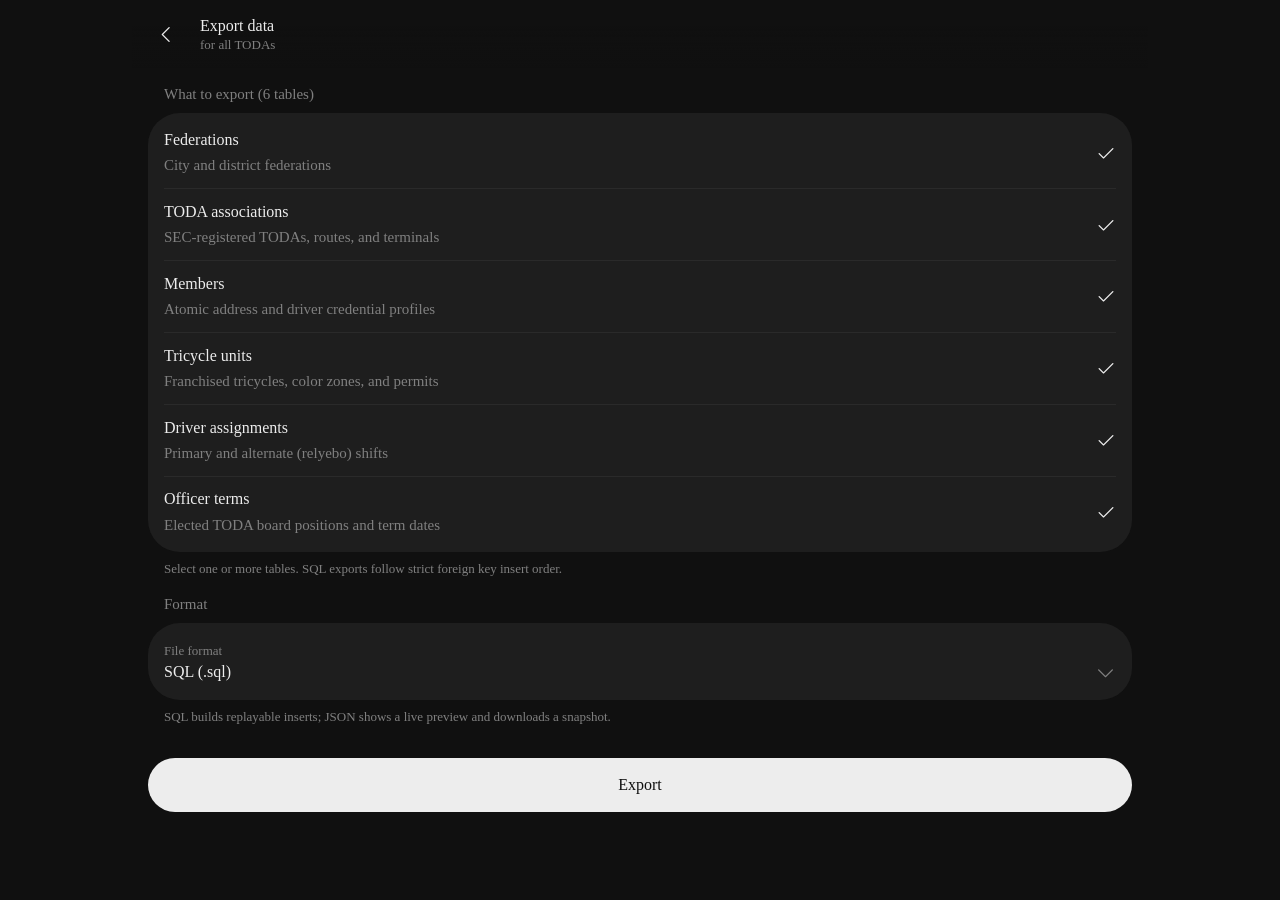
<file: static/export.html>
<!DOCTYPE html>
<html lang="en">
<head>
    <meta charset="UTF-8">
    <meta name="viewport" content="width=device-width, initial-scale=1.0">
    <title>TRIDE — Export Data</title>
    <link rel="stylesheet" href="../components/styleNext.css">
    <link rel="stylesheet" href="../components/responsive-experimental.css">
    <link rel="stylesheet" href="../components/distortion-wave.css">
</head>
<body>
    <div id="app" class="app">
        <header class="trNavBar navigation-bar hbox space-l">
            <button type="button" class="thickness-m border-m" aria-label="Back" data-href="home.html">
                <i class="trIcon icon" aria-hidden="true">&#xE76B;</i>
            </button>
            <div class="vbox push-right space-s">
                <h1 class="as-headline lh-1 as-bold">Export data</h1>
                <p class="as-tertiary as-gray lh-1">for all TODAs</p>
            </div>
        </header>

        <main class="content vbox space-xl">
            <section class="trSection section vbox space-l">
                <div class="trCardGroup group vbox space-m">
                    <p class="trSectionHeading as-cardheadline as-secondary as-gray as-bold" role="heading" aria-level="2">What to export (6 tables)</p>
                    <div class="trCard card standard vbox space-m border-l trListCard">
                        <label class="trCheckRow check-row hbox space-l">
                            <input type="checkbox" checked>
                            <div class="vbox push-right space-s">
                                <p class="as-primary">Federations</p>
                                <p class="as-secondary as-gray">City and district federations</p>
                            </div>
                            <i class="trIcon icon check" aria-hidden="true">&#xE73E;</i>
                        </label>
                        <div class="trSpacer spacer" role="separator"></div>
                        <label class="trCheckRow check-row hbox space-l">
                            <input type="checkbox" checked>
                            <div class="vbox push-right space-s">
                                <p class="as-primary">TODA associations</p>
                                <p class="as-secondary as-gray">SEC-registered TODAs, routes, and terminals</p>
                            </div>
                            <i class="trIcon icon check" aria-hidden="true">&#xE73E;</i>
                        </label>
                        <div class="trSpacer spacer" role="separator"></div>
                        <label class="trCheckRow check-row hbox space-l">
                            <input type="checkbox" checked>
                            <div class="vbox push-right space-s">
                                <p class="as-primary">Members</p>
                                <p class="as-secondary as-gray">Atomic address and driver credential profiles</p>
                            </div>
                            <i class="trIcon icon check" aria-hidden="true">&#xE73E;</i>
                        </label>
                        <div class="trSpacer spacer" role="separator"></div>
                        <label class="trCheckRow check-row hbox space-l">
                            <input type="checkbox" checked>
                            <div class="vbox push-right space-s">
                                <p class="as-primary">Tricycle units</p>
                                <p class="as-secondary as-gray">Franchised tricycles, color zones, and permits</p>
                            </div>
                            <i class="trIcon icon check" aria-hidden="true">&#xE73E;</i>
                        </label>
                        <div class="trSpacer spacer" role="separator"></div>
                        <label class="trCheckRow check-row hbox space-l">
                            <input type="checkbox" checked>
                            <div class="vbox push-right space-s">
                                <p class="as-primary">Driver assignments</p>
                                <p class="as-secondary as-gray">Primary and alternate (relyebo) shifts</p>
                            </div>
                            <i class="trIcon icon check" aria-hidden="true">&#xE73E;</i>
                        </label>
                        <div class="trSpacer spacer" role="separator"></div>
                        <label class="trCheckRow check-row hbox space-l">
                            <input type="checkbox" checked>
                            <div class="vbox push-right space-s">
                                <p class="as-primary">Officer terms</p>
                                <p class="as-secondary as-gray">Elected TODA board positions and term dates</p>
                            </div>
                            <i class="trIcon icon check" aria-hidden="true">&#xE73E;</i>
                        </label>
                    </div>
                    <p class="as-cardfootnote as-tertiary as-gray">Select one or more tables. SQL exports follow strict foreign key insert order.</p>
                </div>

                <div class="trCardGroup group vbox space-m">
                    <p class="trSectionHeading as-cardheadline as-secondary as-gray as-bold" role="heading" aria-level="2">Format</p>
                    <div class="trCard card standard vbox space-m border-l trListCard">
                        <div class="trPropertyRow vbox" data-tr-field="true">
                            <label for="export-format"><span class="as-tertiary as-gray">File format</span></label>
                            <div class="hbox space-m">
                                <select id="export-format" class="flex1">
                                    <option value="sql" selected>SQL (.sql)</option>
                                    <option value="json">JSON (.json)</option>
                                    <option value="csv">Excel (.csv)</option>
                                    <option value="pdf">PDF (Print)</option>
                                </select>
                                <i class="trIcon icon as-gray" aria-hidden="true">&#xE70D;</i>
                            </div>
                        </div>
                    </div>
                    <p class="as-cardfootnote as-tertiary as-gray">SQL builds replayable inserts; JSON shows a live preview and downloads a snapshot.</p>
                </div>
            </section>

            <section class="trSection section vbox space-l">
                <button type="button" class="trButton as-primary thickness-l border-l">Export</button>
                <div class="vbox space-m"></div>
            </section>
        </main>
    </div>

    <script>
        (function () {
            document.addEventListener("click", function (e) {
                const hrefBtn = e.target.closest("[data-href]");
                if (hrefBtn) {
                    window.location.href = hrefBtn.getAttribute("data-href");
                }
            });
        }());
    </script>
</body>
</html>
</file>
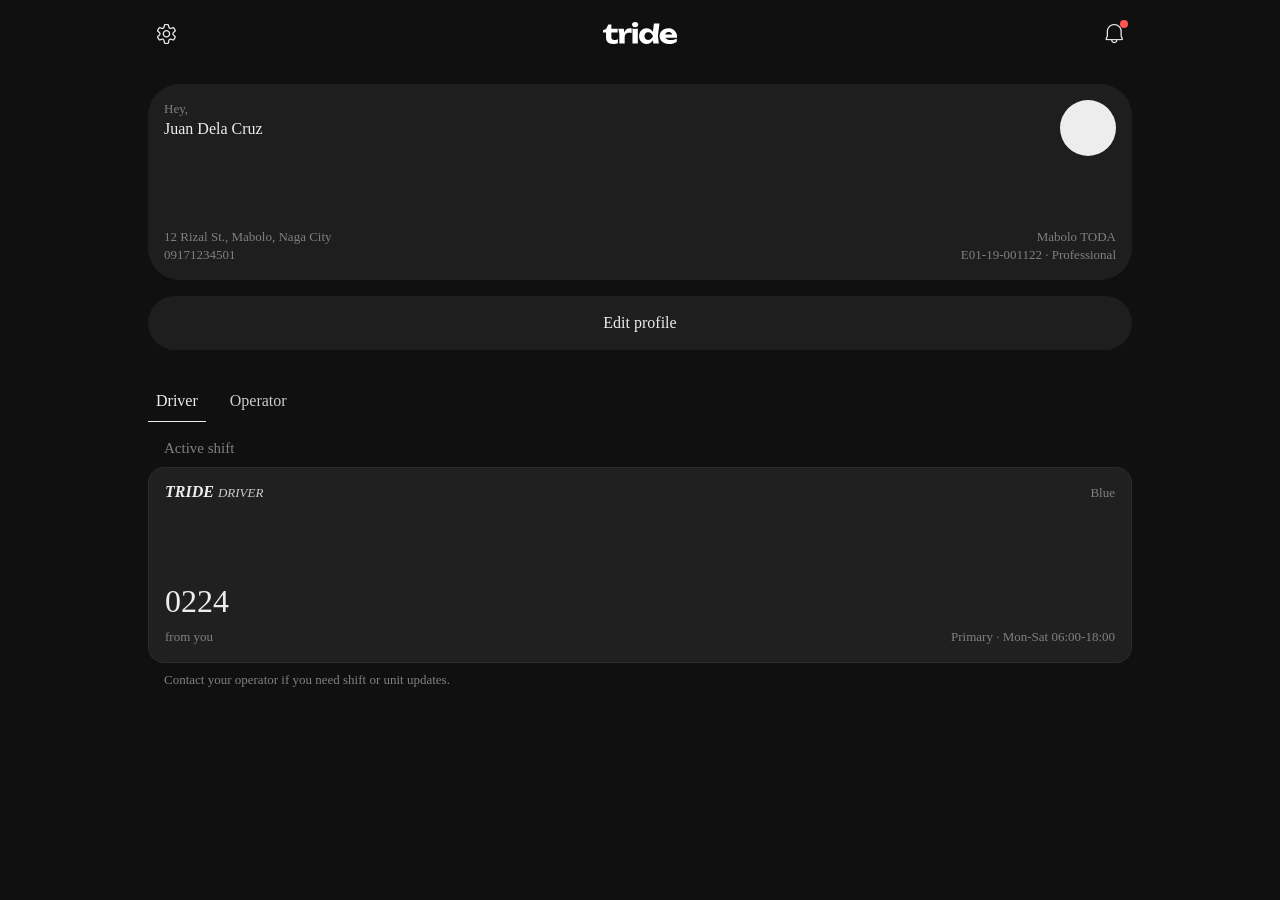
<file: static/home.html>
<!DOCTYPE html>
<html lang="en">
<head>
    <meta charset="UTF-8">
    <meta name="viewport" content="width=device-width, initial-scale=1.0">
    <title>TRIDE — Home</title>
    <link rel="stylesheet" href="../components/styleNext.css">
    <link rel="stylesheet" href="../components/responsive-experimental.css">
    <link rel="stylesheet" href="../components/distortion-wave.css">
</head>
<body>
    <div id="app" class="app">
        <!-- view: home (renderHomePage) -->
        <div id="view-home" class="vbox flex1">
            <header class="trNavBar navigation-bar hbox space-l">
                <button type="button" class="trIcon thickness-m border-m" aria-label="Settings" data-goto="view-settings">
                    <i class="icon" aria-hidden="true">&#xE713;</i>
                </button>
                <div class="trBrandLogo hbox space-s push-center">
                    <svg class="trBrandLogo-svg" width="34" height="11" viewBox="0 0 34 11" fill="none" xmlns="http://www.w3.org/2000/svg"><path d="M1.40071e-06 4.86V3.792L1.392 3.228L2.448 1.2H3.84V3.048H6.72V4.86H3.84V6.876C3.84 7.372 3.94 7.72 4.14 7.92C4.34 8.12 4.704 8.22 5.232 8.22C5.568 8.22 5.864 8.192 6.12 8.136C6.384 8.072 6.624 7.992 6.84 7.896V9.744C6.6 9.832 6.284 9.912 5.892 9.984C5.5 10.056 5.096 10.092 4.68 10.092C3.92 10.092 3.296 9.976 2.808 9.744C2.328 9.512 1.972 9.18 1.74 8.748C1.508 8.308 1.392 7.796 1.392 7.212V4.86H1.40071e-06ZM7.02647 3.048H9.52247L9.93047 5.496V9.9H7.48247V5.352L7.02647 3.048ZM13.1465 2.94V5.028C12.9065 4.98 12.6785 4.948 12.4625 4.932C12.2545 4.908 12.0625 4.896 11.8865 4.896C11.5345 4.896 11.2105 4.968 10.9145 5.112C10.6185 5.248 10.3785 5.476 10.1945 5.796C10.0185 6.116 9.93047 6.544 9.93047 7.08L9.46247 6.504C9.52647 6.008 9.62247 5.544 9.75047 5.112C9.87847 4.672 10.0505 4.284 10.2665 3.948C10.4905 3.604 10.7665 3.336 11.0945 3.144C11.4225 2.944 11.8225 2.844 12.2945 2.844C12.4305 2.844 12.5705 2.852 12.7145 2.868C12.8585 2.884 13.0025 2.908 13.1465 2.94ZM13.5033 2.94L14.7393 3.18L15.9633 2.94V9.9H13.5033V2.94ZM14.7273 2.376C14.3033 2.376 13.9593 2.272 13.6953 2.064C13.4313 1.848 13.2993 1.556 13.2993 1.188C13.2993 0.828001 13.4313 0.540001 13.6953 0.324001C13.9593 0.108001 14.3033 9.53674e-07 14.7273 9.53674e-07C15.1673 9.53674e-07 15.5153 0.108001 15.7713 0.324001C16.0353 0.540001 16.1673 0.828001 16.1673 1.188C16.1673 1.556 16.0353 1.848 15.7713 2.064C15.5153 2.272 15.1673 2.376 14.7273 2.376ZM23.0719 9.9L22.7479 7.332L23.1679 6.492L22.7599 5.436L23.3359 0.660001H25.8799L25.1719 6.288L25.6039 9.9H23.0719ZM23.5999 6.48C23.4879 7.2 23.2639 7.832 22.9279 8.376C22.5999 8.92 22.1799 9.344 21.6679 9.648C21.1639 9.944 20.5879 10.092 19.9399 10.092C19.2679 10.092 18.6759 9.944 18.1639 9.648C17.6599 9.344 17.2639 8.92 16.9759 8.376C16.6879 7.824 16.5439 7.192 16.5439 6.48C16.5439 5.752 16.6879 5.116 16.9759 4.572C17.2639 4.028 17.6599 3.604 18.1639 3.3C18.6759 2.996 19.2679 2.844 19.9399 2.844C20.5879 2.844 21.1639 2.996 21.6679 3.3C22.1799 3.596 22.6039 4.016 22.9399 4.56C23.2759 5.096 23.4959 5.736 23.5999 6.48ZM19.0279 6.48C19.0279 6.816 19.0959 7.116 19.2319 7.38C19.3759 7.644 19.5719 7.852 19.8199 8.004C20.0679 8.148 20.3519 8.22 20.6719 8.22C21.0079 8.22 21.3239 8.148 21.6199 8.004C21.9159 7.852 22.1759 7.644 22.3999 7.38C22.6239 7.116 22.7919 6.816 22.9039 6.48C22.7919 6.136 22.6239 5.832 22.3999 5.568C22.1759 5.304 21.9159 5.096 21.6199 4.944C21.3239 4.792 21.0079 4.716 20.6719 4.716C20.3519 4.716 20.0679 4.792 19.8199 4.944C19.5719 5.096 19.3759 5.304 19.2319 5.568C19.0959 5.832 19.0279 6.136 19.0279 6.48ZM30.2625 10.092C29.4305 10.092 28.6865 9.94 28.0305 9.636C27.3825 9.332 26.8705 8.908 26.4945 8.364C26.1185 7.812 25.9305 7.172 25.9305 6.444C25.9305 5.732 26.1105 5.108 26.4705 4.572C26.8305 4.028 27.3225 3.604 27.9465 3.3C28.5785 2.996 29.2905 2.844 30.0825 2.844C30.9065 2.844 31.6065 3.024 32.1825 3.384C32.7665 3.736 33.2145 4.236 33.5265 4.884C33.8465 5.532 34.0065 6.296 34.0065 7.176H27.9105V5.7H32.6265L31.8225 6.216C31.7905 5.864 31.7025 5.568 31.5585 5.328C31.4145 5.08 31.2225 4.892 30.9825 4.764C30.7505 4.636 30.4705 4.572 30.1425 4.572C29.7825 4.572 29.4745 4.644 29.2185 4.788C28.9625 4.932 28.7625 5.132 28.6185 5.388C28.4745 5.636 28.4025 5.928 28.4025 6.264C28.4025 6.696 28.4985 7.064 28.6905 7.368C28.8905 7.664 29.1785 7.892 29.5545 8.052C29.9385 8.212 30.4065 8.292 30.9585 8.292C31.4625 8.292 31.9625 8.228 32.4585 8.1C32.9625 7.964 33.4185 7.776 33.8265 7.536V9.096C33.3545 9.416 32.8145 9.664 32.2065 9.84C31.6065 10.008 30.9585 10.092 30.2625 10.092Z" fill="white"/></svg>
                </div>
                <button type="button" class="trIcon thickness-m border-m notif-bell" aria-label="Notifications" data-href="notifications.html">
                    <i class="icon" aria-hidden="true">&#xEA8F;</i>
                    <span class="notif-dot" aria-hidden="true"></span>
                </button>
            </header>

            <main class="content vbox space-xl">
                <section class="trSection section vbox space-l">
                    <section class="trProfileCard card profile grid border-l" aria-label="Member profile">
                        <div class="vbox tl">
                            <p class="as-tertiary as-gray">Hey,</p>
                            <p class="as-primary as-bold">Juan Dela Cruz</p>
                        </div>
                        <div class="avatar-lg tr" aria-hidden="true"></div>
                        <div class="vbox bl">
                            <p class="as-tertiary as-gray">12 Rizal St., Mabolo, Naga City</p>
                            <p class="as-tertiary as-gray">09171234501</p>
                        </div>
                        <div class="vbox br">
                            <p class="as-tertiary as-gray">Mabolo TODA</p>
                            <p class="as-tertiary as-gray">E01-19-001122 · Professional</p>
                        </div>
                    </section>
                    <button type="button" class="trButton as-standard thickness-l border-l" data-goto="view-edit-profile">Edit profile</button>
                </section>

                <section class="trSection section vbox space-l flex1">
                    <div class="trTabbed tabbed hbox space-l scroll" role="tablist">
                        <button type="button" class="as-tabbed as-bold thickness-m active" role="tab" aria-selected="true" data-tab="driver">Driver</button>
                        <button type="button" class="as-tabbed as-bold thickness-m" role="tab" aria-selected="false" data-tab="operator">Operator</button>
                    </div>

                    <div id="tab-driver" class="vbox flex1 space-l">
                        <div class="trCardGroup group vbox space-m">
                            <p class="trSectionHeading as-cardheadline as-secondary as-gray as-bold" role="heading" aria-level="2">Active shift</p>
                            <div class="trBrandCard card brandcard grid border-m">
                                <p class="trBrandLogo as-headline as-black as-italic lh-1 tl">TRIDE <span class="as-tertiary as-midgray as-bold">DRIVER</span></p>
                                <div class="tr">
                                    <p class="as-tertiary as-gray">Blue</p>
                                </div>
                                <div class="vbox space-s bl">
                                    <p class="as-large-title as-bold">0224</p>
                                    <p class="as-tertiary as-gray">from <span class="as-bold">you</span></p>
                                </div>
                                <div class="br">
                                    <p class="as-tertiary as-gray"><span class="as-bold">Primary</span> · Mon-Sat 06:00-18:00</p>
                                </div>
                            </div>
                            <p class="as-cardfootnote as-tertiary as-gray">Contact your operator if you need shift or unit updates.</p>
                        </div>
                    </div>

                    <div id="tab-operator" class="vbox flex1 space-l hidden">
                        <div class="trCard card standard hbox space-m border-l trStatGroup">
                            <div class="vbox flex1 space-m">
                                <p class="as-title lh-1">1</p>
                                <p class="as-tertiary as-bold as-midgray lh-1">active</p>
                            </div>
                            <div class="vbox flex1 space-m">
                                <p class="as-title lh-1">1</p>
                                <p class="as-tertiary as-bold as-midgray lh-1">unassigned</p>
                            </div>
                            <div class="vbox flex1 space-m">
                                <p class="as-title lh-1">2/5</p>
                                <p class="as-tertiary as-bold as-midgray lh-1">units</p>
                            </div>
                        </div>
                        <div class="trCardGroup group vbox space-m">
                            <p class="trSectionHeading as-cardheadline as-secondary as-gray as-bold" role="heading" aria-level="2">Ownership</p>
                            <div class="trCard card standard vbox space-m border-l">
                                <div class="trActionRow hbox space-l" role="button" tabindex="0" data-href="units.html">
                                    <div class="vbox push-right space-s">
                                        <p class="as-primary">Manage my tricycle units</p>
                                    </div>
                                    <i class="trIcon icon as-gray" aria-hidden="true">&#xE76C;</i>
                                </div>
                            </div>
                            <p class="as-cardfootnote as-tertiary as-gray">Operators can register up to 5 franchised units and assign shift drivers.</p>
                        </div>
                    </div>
                </section>
            </main>
        </div>

        <!-- view: edit profile (renderEditProfilePage) -->
        <div id="view-edit-profile" class="vbox flex1 hidden">
            <header class="trNavBar navigation-bar hbox space-l">
                <button type="button" class="thickness-m border-m" aria-label="Back" data-goto="view-home">
                    <i class="trIcon icon" aria-hidden="true">&#xE76B;</i>
                </button>
                <div class="vbox push-right space-s">
                    <h1 class="as-headline lh-1 as-bold">Edit profile</h1>
                    <p class="as-tertiary as-gray lh-1">for Juan</p>
                </div>
                <button type="button" class="trButton as-standard thickness-m border-l" data-goto="view-home">Done</button>
            </header>
            <main class="content vbox space-xl">
                <section class="trSection section vbox space-l">
                    <div class="trCardGroup group vbox space-m">
                        <p class="trSectionHeading as-cardheadline as-secondary as-gray as-bold" role="heading" aria-level="2">Address &amp; contact</p>
                        <div class="trCard card standard vbox space-m border-l trListCard">
                            <div class="trPropertyRow vbox" data-tr-field="true">
                                <label for="edit-street"><span class="as-tertiary as-gray">Street</span></label>
                                <input id="edit-street" type="text" value="12 Rizal St.">
                            </div>
                            <div class="trSpacer spacer" role="separator"></div>
                            <div class="trPropertyRow vbox" data-tr-field="true">
                                <label for="edit-brgy"><span class="as-tertiary as-gray">Barangay</span></label>
                                <input id="edit-brgy" type="text" value="Mabolo">
                            </div>
                            <div class="trSpacer spacer" role="separator"></div>
                            <div class="trPropertyRow vbox" data-tr-field="true">
                                <label for="edit-city"><span class="as-tertiary as-gray">City / Municipality</span></label>
                                <input id="edit-city" type="text" value="Naga City">
                            </div>
                            <div class="trSpacer spacer" role="separator"></div>
                            <div class="trPropertyRow vbox" data-tr-field="true">
                                <label for="edit-contact"><span class="as-tertiary as-gray">Contact Number</span></label>
                                <input id="edit-contact" type="text" value="09171234501">
                            </div>
                        </div>
                        <p class="as-cardfootnote as-tertiary as-gray">Updates save directly to your member record.</p>
                    </div>

                    <div class="trCardGroup group vbox space-m">
                        <p class="trSectionHeading as-cardheadline as-secondary as-gray as-bold" role="heading" aria-level="2">Driver credentials</p>
                        <div class="trCard card standard vbox space-m border-l trListCard">
                            <div class="trPropertyRow vbox" data-tr-field="true">
                                <label for="edit-lic"><span class="as-tertiary as-gray">License Number</span></label>
                                <input id="edit-lic" type="text" value="E01-19-001122">
                            </div>
                            <div class="trSpacer spacer" role="separator"></div>
                            <div class="trPropertyRow vbox" data-tr-field="true">
                                <label for="edit-lic-exp"><span class="as-tertiary as-gray">License Expiry Date</span></label>
                                <input id="edit-lic-exp" type="text" maxlength="10" value="2029-05-31" placeholder="YYYY-MM-DD">
                            </div>
                            <div class="trSpacer spacer" role="separator"></div>
                            <div class="trPropertyRow vbox" data-tr-field="true">
                                <label for="edit-lic-type"><span class="as-tertiary as-gray">License Type</span></label>
                                <div class="hbox space-m">
                                    <select id="edit-lic-type" class="flex1">
                                        <option value="">None</option>
                                        <option value="Professional" selected>Professional</option>
                                        <option value="Non-Professional">Non-Professional</option>
                                    </select>
                                    <i class="trIcon icon as-gray" aria-hidden="true">&#xE70D;</i>
                                </div>
                            </div>
                            <div class="trSpacer spacer" role="separator"></div>
                            <div class="trPropertyRow vbox" data-tr-field="true">
                                <label for="edit-rest"><span class="as-tertiary as-gray">Restriction Code</span></label>
                                <input id="edit-rest" type="text" value="1">
                            </div>
                            <div class="trSpacer spacer" role="separator"></div>
                            <div class="trPropertyRow vbox" data-tr-field="true">
                                <label for="edit-pso"><span class="as-tertiary as-gray">PSO ID Number</span></label>
                                <input id="edit-pso" type="text" value="PSO-2026-001">
                            </div>
                            <div class="trSpacer spacer" role="separator"></div>
                            <div class="trPropertyRow vbox" data-tr-field="true">
                                <label for="edit-bls"><span class="as-tertiary as-gray">BLS Cert ID</span></label>
                                <input id="edit-bls" type="text" value="BLS-2026-001">
                            </div>
                        </div>
                        <p class="as-cardfootnote as-tertiary as-gray">Leave blank if you are a non-driving operator or officer.</p>
                    </div>
                </section>
            </main>
        </div>

        <!-- view: settings (renderSettingsPage) -->
        <div id="view-settings" class="vbox flex1 hidden">
            <header class="trNavBar navigation-bar hbox space-l">
                <button type="button" class="thickness-m border-m" aria-label="Back" data-goto="view-home">
                    <i class="trIcon icon" aria-hidden="true">&#xE76B;</i>
                </button>
                <div class="vbox push-right space-s">
                    <h1 class="as-headline lh-1 as-bold">Settings</h1>
                </div>
            </header>
            <main class="content vbox space-xl">
                <section class="trSection section vbox space-l">
                    <div class="trCardGroup group vbox space-m">
                        <p class="trSectionHeading as-cardheadline as-secondary as-gray as-bold" role="heading" aria-level="2">Session</p>
                        <div class="trCard card standard vbox space-m border-l">
                            <div class="trActionRow hbox space-l" role="button" tabindex="0" data-href="auth.html">
                                <div class="vbox push-right space-s">
                                    <p class="as-primary">Log out</p>
                                </div>
                            </div>
                        </div>
                        <p class="as-cardfootnote as-tertiary as-gray">You can sign back in anytime using your Member ID.</p>
                    </div>
                </section>
            </main>
        </div>
    </div>

    <script>
        (function () {
            function showView(id) {
                const views = document.querySelectorAll("#app > div[id^='view-']");
                for (let i = 0; i < views.length; i += 1) {
                    views[i].classList.toggle("hidden", views[i].id !== id);
                }
                document.getElementById("app").scrollTop = 0;
            }
            document.addEventListener("click", function (e) {
                const hrefBtn = e.target.closest("[data-href]");
                if (hrefBtn) {
                    window.location.href = hrefBtn.getAttribute("data-href");
                    return;
                }
                const gotoBtn = e.target.closest("[data-goto]");
                if (gotoBtn) {
                    showView(gotoBtn.getAttribute("data-goto"));
                    return;
                }
                const tabBtn = e.target.closest("[data-tab]");
                if (tabBtn) {
                    const tabKey = tabBtn.getAttribute("data-tab");
                    const allTabs = document.querySelectorAll("[data-tab]");
                    for (let i = 0; i < allTabs.length; i += 1) {
                        const active = allTabs[i] === tabBtn;
                        allTabs[i].classList.toggle("active", active);
                        allTabs[i].setAttribute("aria-selected", active ? "true" : "false");
                    }
                    document.getElementById("tab-driver").classList.toggle("hidden", tabKey !== "driver");
                    document.getElementById("tab-operator").classList.toggle("hidden", tabKey !== "operator");
                }
            });
        }());
    </script>
</body>
</html>
</file>
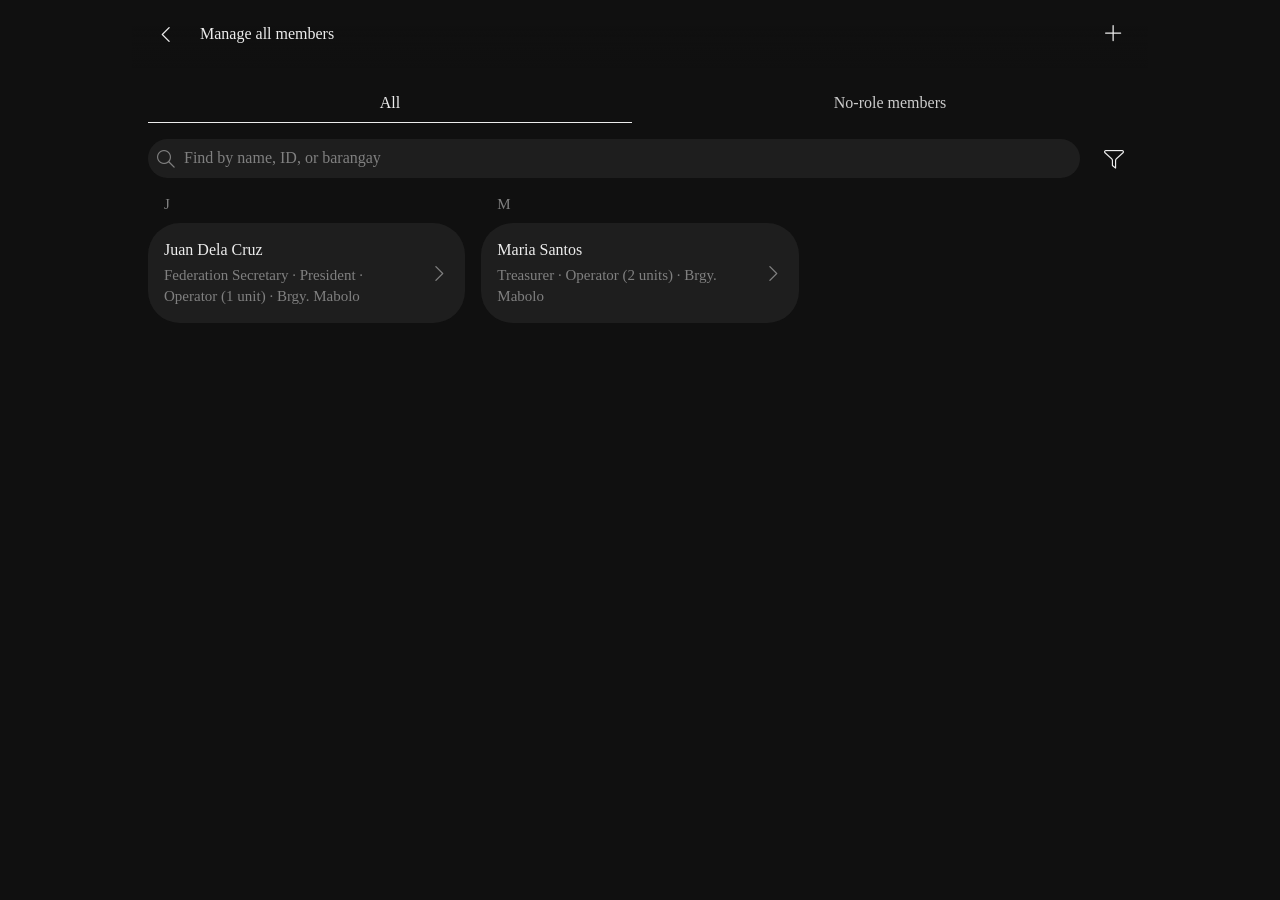
<file: static/members.html>
<!DOCTYPE html>
<html lang="en">
<head>
    <meta charset="UTF-8">
    <meta name="viewport" content="width=device-width, initial-scale=1.0">
    <title>TRIDE — Members</title>
    <link rel="stylesheet" href="../components/styleNext.css">
    <link rel="stylesheet" href="../components/responsive-experimental.css">
    <link rel="stylesheet" href="../components/distortion-wave.css">
</head>
<body>
    <div id="app" class="app">
        <!-- view: members list (renderMembersPage) -->
        <div id="view-members" class="vbox flex1">
            <header class="trNavBar navigation-bar hbox space-l">
                <button type="button" class="thickness-m border-m" aria-label="Back" data-href="home.html">
                    <i class="trIcon icon" aria-hidden="true">&#xE76B;</i>
                </button>
                <div class="vbox push-right space-s">
                    <h1 class="as-headline lh-1 as-bold">Manage all members</h1>
                </div>
                <button type="button" class="trIcon thickness-m border-m" aria-label="Add member" data-goto="view-add-member">
                    <i class="icon" aria-hidden="true">&#xE710;</i>
                </button>
            </header>

            <main class="content vbox space-xl">
                <section class="trSection section vbox space-l flex1">
                    <div class="trTabbed tabbed hbox space-l" role="tablist">
                        <button type="button" class="as-tabbed as-bold thickness-m flex1 active" role="tab" aria-selected="true" data-tab="all">All</button>
                        <button type="button" class="as-tabbed as-bold thickness-m flex1" role="tab" aria-selected="false" data-tab="norole">No-role members</button>
                    </div>

                    <div class="hbox space-l">
                        <div class="trSearchBox card hbox space-m thickness-m border-l flex1" role="search">
                            <i class="trIcon icon as-gray" aria-hidden="true">&#xE721;</i>
                            <input type="search" class="flex1" placeholder="Find by name, ID, or barangay" aria-label="Find by name, ID, or barangay">
                        </div>
                        <div class="hbox">
                            <div class="trMenu menu-anchor">
                                <button type="button" class="thickness-m border-m" aria-label="Filter" aria-haspopup="menu" aria-expanded="false" data-menu-toggle="members-filter-menu">
                                    <i class="trIcon icon" aria-hidden="true">&#xE71C;</i>
                                </button>
                                <div id="members-filter-menu" class="trMenuPanel popup vbox space-xl border-l scroll hidden" role="menu">
                                    <div class="group vbox space-m">
                                        <p class="as-tertiary as-gray">Filter by Barangay</p>
                                        <label class="menu-item hbox space-l" role="menuitemradio" aria-checked="true">
                                            <input type="radio" name="all-member-barangay" value="all" checked>
                                            <p class="as-primary push-right">All barangays</p>
                                            <i class="trIcon icon check" aria-hidden="true">&#xE73E;</i>
                                        </label>
                                        <div class="trSpacer spacer" role="separator"></div>
                                        <label class="menu-item hbox space-l" role="menuitemradio" aria-checked="false">
                                            <input type="radio" name="all-member-barangay" value="Mabolo">
                                            <p class="as-primary push-right">Mabolo</p>
                                            <i class="trIcon icon check" aria-hidden="true">&#xE73E;</i>
                                        </label>
                                    </div>
                                    <div class="group vbox space-m">
                                        <p class="as-tertiary as-gray">Filter by role</p>
                                        <label class="menu-item hbox space-l" role="menuitemradio" aria-checked="true">
                                            <input type="radio" name="all-member-role" value="all" checked>
                                            <p class="as-primary push-right">All roles</p>
                                            <i class="trIcon icon check" aria-hidden="true">&#xE73E;</i>
                                        </label>
                                        <div class="trSpacer spacer" role="separator"></div>
                                        <label class="menu-item hbox space-l" role="menuitemradio" aria-checked="false">
                                            <input type="radio" name="all-member-role" value="officer">
                                            <p class="as-primary push-right">TODA Officer</p>
                                            <i class="trIcon icon check" aria-hidden="true">&#xE73E;</i>
                                        </label>
                                        <div class="trSpacer spacer" role="separator"></div>
                                        <label class="menu-item hbox space-l" role="menuitemradio" aria-checked="false">
                                            <input type="radio" name="all-member-role" value="driver">
                                            <p class="as-primary push-right">Driver</p>
                                            <i class="trIcon icon check" aria-hidden="true">&#xE73E;</i>
                                        </label>
                                    </div>
                                </div>
                            </div>
                        </div>
                    </div>

                    <div id="members-tab-all" class="vbox flex1 space-l">
                        <div class="trAlphaList vbox space-l">
                            <div class="trCardGroup group vbox space-m">
                                <p class="trSectionHeading as-cardheadline as-secondary as-gray as-bold" role="heading" aria-level="2">J</p>
                                <div class="trCard card standard vbox space-m border-l trListCard">
                                    <div class="trActionRow hbox space-l" role="button" tabindex="0" data-goto="view-member-detail">
                                        <div class="vbox push-right space-s">
                                            <p class="as-primary">Juan Dela Cruz</p>
                                            <p class="as-secondary as-gray">Federation Secretary · President · Operator (1 unit) · Brgy. Mabolo</p>
                                        </div>
                                        <i class="trIcon icon as-gray" aria-hidden="true">&#xE76C;</i>
                                    </div>
                                </div>
                            </div>
                            <div class="trCardGroup group vbox space-m">
                                <p class="trSectionHeading as-cardheadline as-secondary as-gray as-bold" role="heading" aria-level="2">M</p>
                                <div class="trCard card standard vbox space-m border-l trListCard">
                                    <div class="trActionRow hbox space-l" role="button" tabindex="0" data-goto="view-member-detail">
                                        <div class="vbox push-right space-s">
                                            <p class="as-primary">Maria Santos</p>
                                            <p class="as-secondary as-gray">Treasurer · Operator (2 units) · Brgy. Mabolo</p>
                                        </div>
                                        <i class="trIcon icon as-gray" aria-hidden="true">&#xE76C;</i>
                                    </div>
                                </div>
                            </div>
                        </div>
                    </div>

                    <div id="members-tab-norole" class="vbox flex1 space-l hidden">
                        <div class="trEmptyState group vbox center justify-center flex1 space-m" role="status">
                            <i class="trIcon icon as-display as-centered as-gray" aria-hidden="true">&#xE716;</i>
                            <p class="as-secondary as-bold as-centered">No members found</p>
                            <p class="as-tertiary as-gray as-centered">Tap + to register a member.</p>
                        </div>
                    </div>
                </section>
            </main>
        </div>

        <!-- view: member detail (renderMemberDetailPage) -->
        <div id="view-member-detail" class="vbox flex1 hidden">
            <header class="trNavBar navigation-bar hbox space-l">
                <button type="button" class="thickness-m border-m" aria-label="Back" data-goto="view-members">
                    <i class="trIcon icon" aria-hidden="true">&#xE76B;</i>
                </button>
                <div class="vbox push-right space-s">
                    <h1 class="as-headline lh-1 as-bold">Member details</h1>
                    <p class="as-tertiary as-gray lh-1">for Maria</p>
                </div>
            </header>

            <main class="content vbox space-xl">
                <section class="trSection section vbox space-l">
                    <section class="trProfileCard card profile grid border-l" aria-label="Member profile">
                        <div class="vbox tl">
                            <p class="as-tertiary as-gray">Hey,</p>
                            <p class="as-primary as-bold">Maria Santos</p>
                        </div>
                        <div class="avatar-lg tr" aria-hidden="true"></div>
                        <div class="vbox bl">
                            <p class="as-tertiary as-gray">45 Penafrancia Ave., Mabolo, Naga City</p>
                            <p class="as-tertiary as-gray">09171234502</p>
                        </div>
                        <div class="vbox br">
                            <p class="as-tertiary as-gray">Mabolo TODA</p>
                            <p class="as-tertiary as-gray">Non-driving member</p>
                        </div>
                    </section>
                </section>

                <section class="trSection section vbox space-l">
                    <div class="trCardGroup group vbox space-m">
                        <p class="trSectionHeading as-cardheadline as-secondary as-gray as-bold" role="heading" aria-level="2">TODA association</p>
                        <div class="trCard card standard vbox space-m border-l trListCard">
                            <div class="trPropertyRow vbox" data-tr-field="true">
                                <label><span class="as-tertiary as-gray">Association</span></label>
                                <p class="as-primary">Mabolo TODA (TODA-01)</p>
                            </div>
                            <div class="trSpacer spacer" role="separator"></div>
                            <div class="trActionRow hbox space-l" role="button" tabindex="0" data-open-sheet="sheet-toda-picker">
                                <div class="vbox push-right space-s">
                                    <p class="as-primary">Transfer TODA group</p>
                                </div>
                                <i class="trIcon icon as-gray" aria-hidden="true">&#xE76C;</i>
                            </div>
                        </div>
                        <p class="as-cardfootnote as-tertiary as-gray">TODA membership is mandatory. End any officer terms before transferring.</p>
                    </div>
                </section>

                <section class="trSection section vbox space-l">
                    <div class="trCardStack group vbox space-l">
                        <p class="trSectionHeading as-cardheadline as-secondary as-gray as-bold" role="heading" aria-level="2">2 of 5 Tricycles owned · 3 remaining</p>
                        <div class="card-stack collapsed">
                            <div class="trBrandCard card brandcard grid border-m" style="z-index: 2;">
                                <p class="trBrandLogo as-headline as-black as-italic lh-1 tl">TRIDE <span class="as-tertiary as-midgray as-bold">OPERATOR</span></p>
                                <div class="tr"><p class="as-tertiary as-gray">Blue</p></div>
                                <div class="vbox space-s bl">
                                    <p class="as-large-title as-bold">0225</p>
                                    <p class="as-tertiary as-gray">from <span class="as-bold">Maria Santos</span></p>
                                </div>
                                <div class="br">
                                    <p class="as-tertiary as-gray">Assigned to <span class="as-bold">Pedro Reyes</span> (+1 alt)</p>
                                </div>
                            </div>
                            <div class="trBrandCard card brandcard grid border-m" style="z-index: 1;">
                                <p class="trBrandLogo as-headline as-black as-italic lh-1 tl">TRIDE <span class="as-tertiary as-midgray as-bold">OPERATOR</span></p>
                                <div class="tr"><p class="as-tertiary as-gray">Blue</p></div>
                                <div class="vbox space-s bl">
                                    <p class="as-large-title as-bold">0226</p>
                                    <p class="as-tertiary as-gray">from <span class="as-bold">Maria Santos</span></p>
                                </div>
                                <div class="br">
                                    <p class="as-tertiary as-gray">No active driver</p>
                                </div>
                            </div>
                        </div>
                    </div>
                </section>

                <section class="trSection section vbox space-l">
                    <div class="trCardGroup group vbox space-m">
                        <p class="trSectionHeading as-cardheadline as-secondary as-gray as-bold" role="heading" aria-level="2">Danger zone (RA 10173)</p>
                        <div class="trCard card standard vbox space-m border-l">
                            <div class="trActionRow hbox space-l" aria-disabled="true">
                                <div class="vbox push-right space-s">
                                    <p class="as-primary as-critical disabled">Erase Maria Santos (RA 10173)</p>
                                </div>
                            </div>
                        </div>
                        <p class="as-cardfootnote as-tertiary as-gray">This operator owns 2 tricycle unit(s). Transfer or delete owned units before erasing.</p>
                    </div>
                </section>
            </main>
        </div>

        <!-- view: add member (renderAddMemberPage) -->
        <div id="view-add-member" class="vbox flex1 hidden">
            <header class="trNavBar navigation-bar hbox space-l">
                <button type="button" class="thickness-m border-m" aria-label="Back" data-goto="view-members">
                    <i class="trIcon icon" aria-hidden="true">&#xE76B;</i>
                </button>
                <div class="vbox push-right space-s">
                    <h1 class="as-headline lh-1 as-bold">Add member</h1>
                </div>
                <button type="button" class="trButton as-standard thickness-m border-l" data-goto="view-members">Done</button>
            </header>
            <main class="content vbox space-xl">
                <section class="trSection section vbox space-l">
                    <div class="trCardGroup group vbox space-m">
                        <p class="trSectionHeading as-cardheadline as-secondary as-gray as-bold" role="heading" aria-level="2">Member details</p>
                        <div class="trCard card standard vbox space-m border-l trListCard">
                            <div class="trPropertyRow vbox" data-tr-field="true">
                                <label for="add-id"><span class="as-tertiary as-gray">Member ID (Optional)</span></label>
                                <input id="add-id" type="text" maxlength="10" placeholder="Auto or e.g. MEM-007">
                            </div>
                            <div class="trSpacer spacer" role="separator"></div>
                            <div class="trPropertyRow vbox" data-tr-field="true">
                                <label for="add-first"><span class="as-tertiary as-gray">First Name</span></label>
                                <input id="add-first" type="text" placeholder="e.g. Alex">
                            </div>
                            <div class="trSpacer spacer" role="separator"></div>
                            <div class="trPropertyRow vbox" data-tr-field="true">
                                <label for="add-last"><span class="as-tertiary as-gray">Last Name</span></label>
                                <input id="add-last" type="text" placeholder="e.g. Santos">
                            </div>
                            <div class="trSpacer spacer" role="separator"></div>
                            <div class="trPropertyRow vbox" data-tr-field="true">
                                <label for="add-street"><span class="as-tertiary as-gray">Street</span></label>
                                <input id="add-street" type="text" placeholder="e.g. 12 Rizal St.">
                            </div>
                            <div class="trSpacer spacer" role="separator"></div>
                            <div class="trPropertyRow vbox" data-tr-field="true">
                                <label for="add-brgy"><span class="as-tertiary as-gray">Barangay</span></label>
                                <input id="add-brgy" type="text" placeholder="e.g. Mabolo">
                            </div>
                            <div class="trSpacer spacer" role="separator"></div>
                            <div class="trPropertyRow vbox" data-tr-field="true">
                                <label for="add-city"><span class="as-tertiary as-gray">City / Municipality</span></label>
                                <input id="add-city" type="text" value="Naga City">
                            </div>
                            <div class="trSpacer spacer" role="separator"></div>
                            <div class="trPropertyRow vbox" data-tr-field="true">
                                <label for="add-contact"><span class="as-tertiary as-gray">Contact Number</span></label>
                                <input id="add-contact" type="text" placeholder="09XXXXXXXXX">
                            </div>
                            <div class="trSpacer spacer" role="separator"></div>
                            <div class="trPropertyRow vbox" data-tr-field="true">
                                <label for="add-toda"><span class="as-tertiary as-gray">TODA Association</span></label>
                                <div class="hbox space-m">
                                    <select id="add-toda" class="flex1">
                                        <option value="TODA-01">Mabolo TODA (TODA-01)</option>
                                        <option value="TODA-02">Pacol TODA (TODA-02)</option>
                                    </select>
                                    <i class="trIcon icon as-gray" aria-hidden="true">&#xE70D;</i>
                                </div>
                            </div>
                        </div>
                        <p class="as-cardfootnote as-tertiary as-gray">Leave Member ID blank to auto-assign the next ID.</p>
                    </div>
                </section>
            </main>
        </div>
    </div>

    <!-- sheet: transfer toda group (TODA_ID NOT NULL — no None option) -->
    <div id="sheet-toda-picker" class="trSheet sheet-backdrop hidden" role="dialog" aria-modal="true" aria-labelledby="sheet-toda-title">
        <div class="sheet vbox space-xl border-l">
            <div class="group sheet-header vbox space-t">
                <p id="sheet-toda-title" class="as-headline as-bold">Transfer TODA group</p>
                <p class="as-secondary as-midgray">Every member must belong to a TODA. Remove active officer terms before moving.</p>
            </div>
            <div class="group sheet-body vbox space-l">
                <div class="trCard card standard vbox space-m border-l trListCard">
                    <div class="trActionRow hbox space-l" aria-disabled="true">
                        <div class="vbox push-right space-s">
                            <p class="as-primary disabled">Mabolo TODA (TODA-01)</p>
                            <p class="as-secondary as-gray">Current association</p>
                        </div>
                    </div>
                    <div class="trSpacer spacer" role="separator"></div>
                    <div class="trActionRow hbox space-l" role="button" tabindex="0" data-close-sheet="sheet-toda-picker">
                        <div class="vbox push-right space-s">
                            <p class="as-primary">Pacol TODA (TODA-02)</p>
                            <p class="as-secondary as-gray">Pacol - Centro</p>
                        </div>
                    </div>
                </div>
            </div>
            <div class="group sheet-footer vbox space-m">
                <button type="button" class="trButton as-standard thickness-l border-l" data-close-sheet="sheet-toda-picker">Cancel</button>
            </div>
        </div>
    </div>

    <script>
        (function () {
            function showView(id) {
                const views = document.querySelectorAll("#app > div[id^='view-']");
                for (let i = 0; i < views.length; i += 1) {
                    views[i].classList.toggle("hidden", views[i].id !== id);
                }
                document.getElementById("app").scrollTop = 0;
            }
            document.addEventListener("click", function (e) {
                const hrefBtn = e.target.closest("[data-href]");
                if (hrefBtn) {
                    window.location.href = hrefBtn.getAttribute("data-href");
                    return;
                }
                const gotoBtn = e.target.closest("[data-goto]");
                if (gotoBtn) {
                    showView(gotoBtn.getAttribute("data-goto"));
                    return;
                }
                const tabBtn = e.target.closest("[data-tab]");
                if (tabBtn) {
                    const key = tabBtn.getAttribute("data-tab");
                    const allTabs = document.querySelectorAll("[data-tab]");
                    for (let i = 0; i < allTabs.length; i += 1) {
                        const active = allTabs[i] === tabBtn;
                        allTabs[i].classList.toggle("active", active);
                        allTabs[i].setAttribute("aria-selected", active ? "true" : "false");
                    }
                    document.getElementById("members-tab-all").classList.toggle("hidden", key !== "all");
                    document.getElementById("members-tab-norole").classList.toggle("hidden", key !== "norole");
                    return;
                }
                const menuBtn = e.target.closest("[data-menu-toggle]");
                if (menuBtn) {
                    const panel = document.getElementById(menuBtn.getAttribute("data-menu-toggle"));
                    const open = panel.classList.contains("hidden");
                    panel.classList.toggle("hidden", !open);
                    menuBtn.setAttribute("aria-expanded", open ? "true" : "false");
                    return;
                }
                if (!e.target.closest(".trMenu")) {
                    const openMenus = document.querySelectorAll(".trMenuPanel:not(.hidden)");
                    for (let i = 0; i < openMenus.length; i += 1) {
                        openMenus[i].classList.add("hidden");
                    }
                }
                const stack = e.target.closest(".card-stack.collapsed");
                if (stack) {
                    stack.classList.remove("collapsed");
                    return;
                }
                const openBtn = e.target.closest("[data-open-sheet]");
                if (openBtn) {
                    const sheet = document.getElementById(openBtn.getAttribute("data-open-sheet"));
                    if (sheet) {
                        sheet.classList.remove("hidden");
                    }
                }
                const closeBtn = e.target.closest("[data-close-sheet]");
                if (closeBtn) {
                    const sheet = document.getElementById(closeBtn.getAttribute("data-close-sheet"));
                    if (sheet) {
                        sheet.classList.add("hidden");
                    }
                }
                if (e.target.classList.contains("sheet-backdrop")) {
                    e.target.classList.add("hidden");
                }
            });
        }());
    </script>
</body>
</html>
</file>
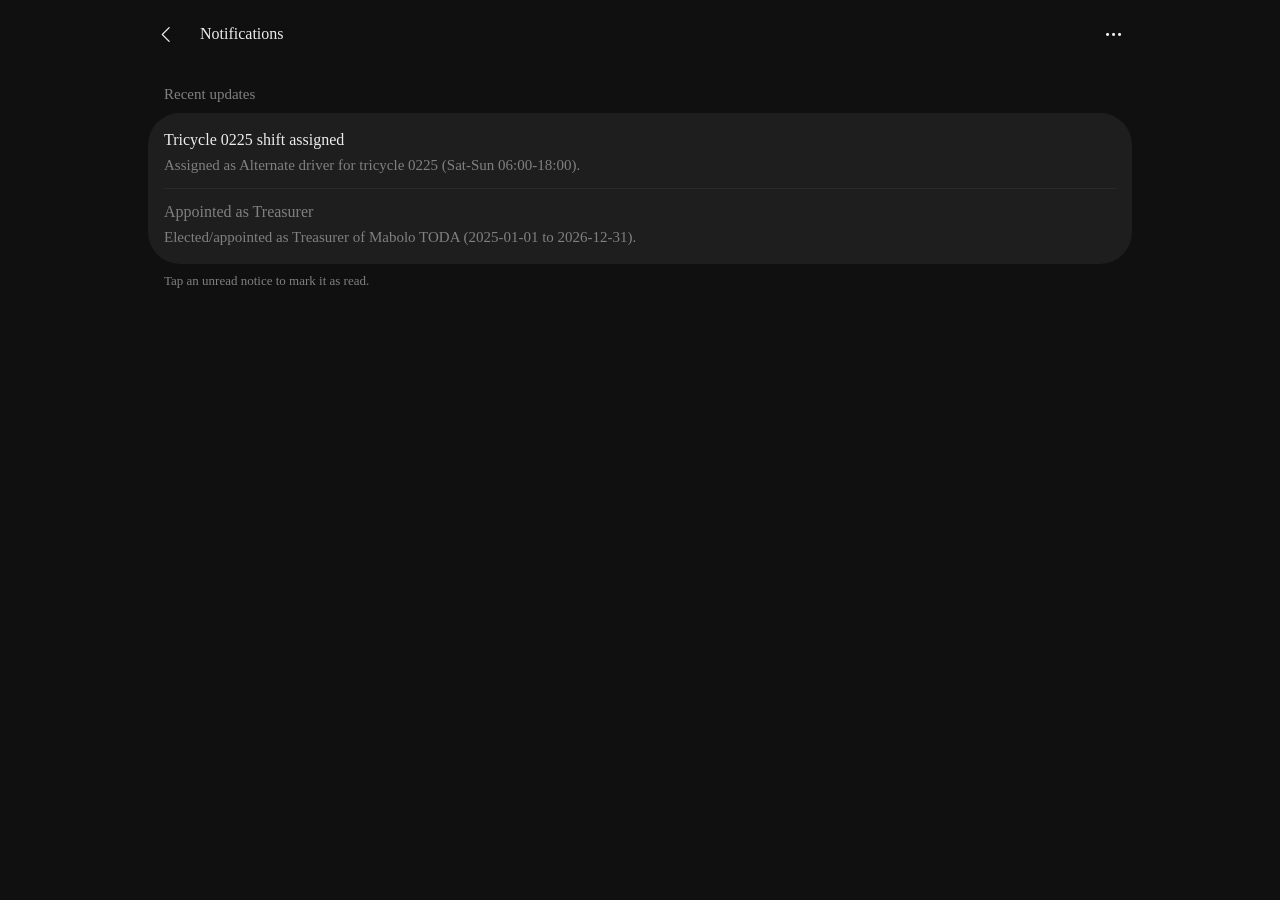
<file: static/notifications.html>
<!DOCTYPE html>
<html lang="en">
<head>
    <meta charset="UTF-8">
    <meta name="viewport" content="width=device-width, initial-scale=1.0">
    <title>TRIDE — Notifications</title>
    <link rel="stylesheet" href="../components/styleNext.css">
    <link rel="stylesheet" href="../components/responsive-experimental.css">
    <link rel="stylesheet" href="../components/distortion-wave.css">
</head>
<body>
    <div id="app" class="app">
        <header class="trNavBar navigation-bar hbox space-l">
            <button type="button" class="thickness-m border-m" aria-label="Back" data-href="home.html">
                <i class="trIcon icon" aria-hidden="true">&#xE76B;</i>
            </button>
            <div class="vbox push-right space-s">
                <h1 class="as-headline lh-1 as-bold">Notifications</h1>
            </div>
            <div class="hbox align-center">
                <div class="trMenu menu-anchor">
                    <button type="button" class="thickness-m border-m" aria-label="Notification options" aria-haspopup="menu" aria-expanded="false" data-menu-toggle="notif-menu">
                        <i class="trIcon icon" aria-hidden="true">&#xE712;</i>
                    </button>
                    <div id="notif-menu" class="trMenuPanel popup vbox space-xl border-l scroll hidden" role="menu">
                        <div class="group vbox space-m">
                            <label class="menu-item hbox space-l" role="menuitemradio" aria-checked="false" id="mark-all-read">
                                <input type="radio" name="ntf-header-actions" value="read-all">
                                <p class="as-primary push-right">Mark all as read</p>
                                <i class="trIcon icon check" aria-hidden="true">&#xE73E;</i>
                            </label>
                        </div>
                    </div>
                </div>
            </div>
        </header>

        <main class="content vbox space-xl">
            <section class="trSection section vbox space-l">
                <div class="trCardGroup group vbox space-m">
                    <p class="trSectionHeading as-cardheadline as-secondary as-gray as-bold" role="heading" aria-level="2">Recent updates</p>
                    <div class="trCard card standard vbox space-m border-l trListCard">
                        <div class="vbox space-s notif-item" role="button" tabindex="0">
                            <p class="as-primary">Tricycle 0225 shift assigned</p>
                            <p class="as-secondary as-gray">Assigned as Alternate driver for tricycle 0225 (Sat-Sun 06:00-18:00).</p>
                        </div>
                        <div class="trSpacer spacer" role="separator"></div>
                        <div class="vbox space-s notif-item">
                            <p class="as-primary as-gray">Appointed as Treasurer</p>
                            <p class="as-secondary as-gray">Elected/appointed as Treasurer of Mabolo TODA (2025-01-01 to 2026-12-31).</p>
                        </div>
                    </div>
                    <p class="as-cardfootnote as-tertiary as-gray">Tap an unread notice to mark it as read.</p>
                </div>
            </section>
        </main>
    </div>

    <script>
        (function () {
            document.addEventListener("click", function (e) {
                const hrefBtn = e.target.closest("[data-href]");
                if (hrefBtn) {
                    window.location.href = hrefBtn.getAttribute("data-href");
                    return;
                }
                const menuBtn = e.target.closest("[data-menu-toggle]");
                if (menuBtn) {
                    const panel = document.getElementById(menuBtn.getAttribute("data-menu-toggle"));
                    const open = panel.classList.contains("hidden");
                    panel.classList.toggle("hidden", !open);
                    menuBtn.setAttribute("aria-expanded", open ? "true" : "false");
                    return;
                }
                const notifRow = e.target.closest(".notif-item[role='button']");
                if (notifRow) {
                    const titleEl = notifRow.querySelector("p");
                    if (titleEl) {
                        titleEl.classList.add("as-gray");
                    }
                    notifRow.removeAttribute("role");
                    notifRow.removeAttribute("tabindex");
                }
                if (e.target.closest("#mark-all-read")) {
                    const items = document.querySelectorAll(".notif-item p:first-child");
                    for (let i = 0; i < items.length; i += 1) {
                        items[i].classList.add("as-gray");
                    }
                    document.getElementById("notif-menu").classList.add("hidden");
                    return;
                }
                if (!e.target.closest(".trMenu")) {
                    const openMenus = document.querySelectorAll(".trMenuPanel:not(.hidden)");
                    for (let i = 0; i < openMenus.length; i += 1) {
                        openMenus[i].classList.add("hidden");
                    }
                }
            });
        }());
    </script>
</body>
</html>
</file>
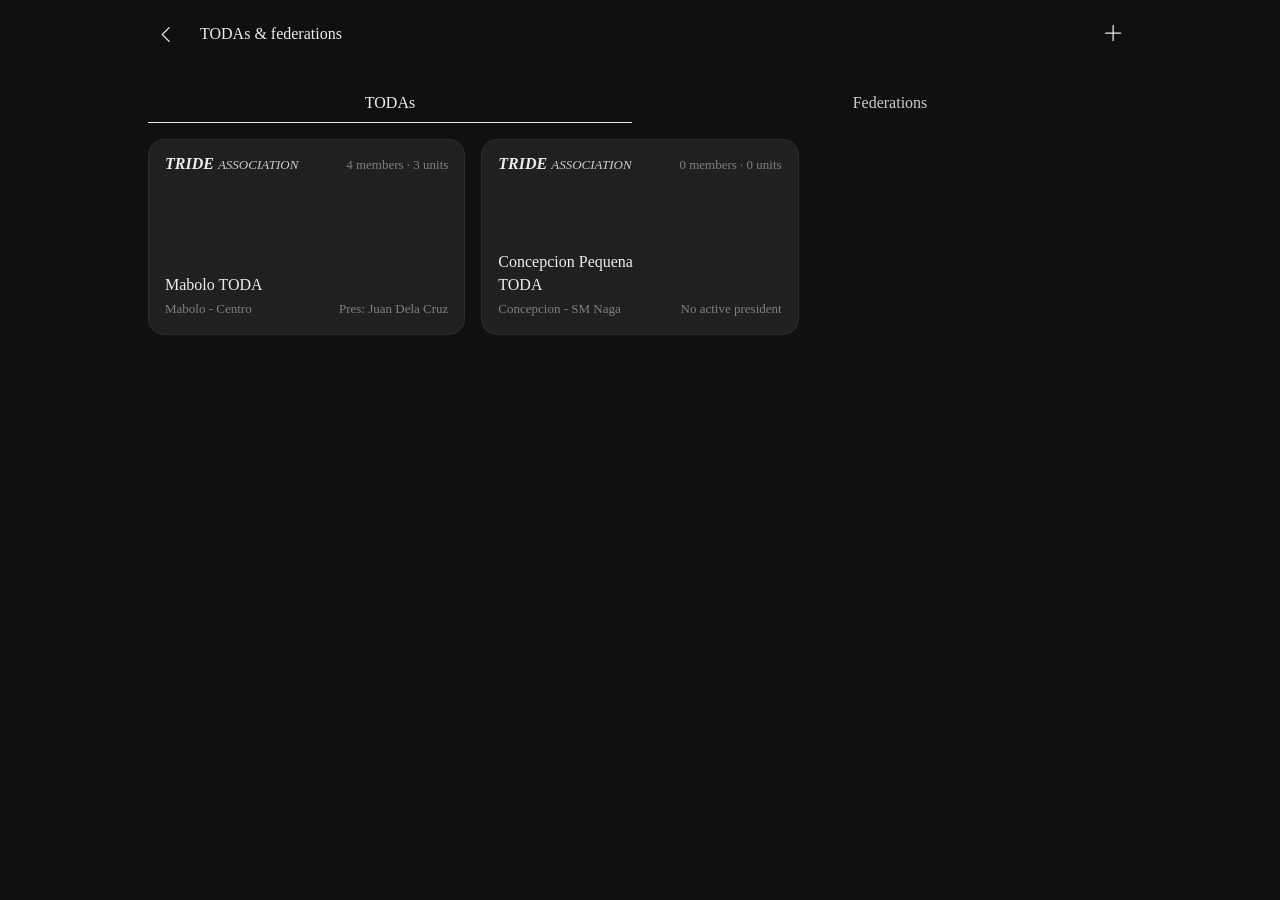
<file: static/todas.html>
<!DOCTYPE html>
<html lang="en">
<head>
    <meta charset="UTF-8">
    <meta name="viewport" content="width=device-width, initial-scale=1.0">
    <title>TRIDE — TODAs &amp; Federations</title>
    <link rel="stylesheet" href="../components/styleNext.css">
    <link rel="stylesheet" href="../components/responsive-experimental.css">
    <link rel="stylesheet" href="../components/distortion-wave.css">
</head>
<body>
    <div id="app" class="app">
        <!-- view: todas & federations hub (renderTodasPage) -->
        <div id="view-todas" class="vbox flex1">
            <header class="trNavBar navigation-bar hbox space-l">
                <button type="button" class="thickness-m border-m" aria-label="Back" data-href="home.html">
                    <i class="trIcon icon" aria-hidden="true">&#xE76B;</i>
                </button>
                <div class="vbox push-right space-s">
                    <h1 class="as-headline lh-1 as-bold">TODAs &amp; federations</h1>
                </div>
                <button type="button" class="trIcon thickness-m border-m" aria-label="Add TODA" data-goto="view-add-toda">
                    <i class="icon" aria-hidden="true">&#xE710;</i>
                </button>
            </header>

            <main class="content vbox space-xl">
                <section class="trSection section vbox space-l flex1">
                    <div class="trTabbed tabbed hbox space-l" role="tablist">
                        <button type="button" class="as-tabbed as-bold thickness-m flex1 active" role="tab" aria-selected="true" data-tab="todas">TODAs</button>
                        <button type="button" class="as-tabbed as-bold thickness-m flex1" role="tab" aria-selected="false" data-tab="federations">Federations</button>
                    </div>

                    <div id="tab-todas" class="vbox flex1 space-l">
                        <div class="card-grid vbox space-l">
                            <div class="trBrandCard card brandcard grid border-m" role="button" tabindex="0" data-goto="view-toda-detail">
                                <p class="trBrandLogo as-headline as-black as-italic lh-1 tl">TRIDE <span class="as-tertiary as-midgray as-bold">ASSOCIATION</span></p>
                                <div class="tr">
                                    <p class="as-tertiary as-gray">4 members · 3 units</p>
                                </div>
                                <div class="vbox space-s bl">
                                    <p class="as-headline as-bold">Mabolo TODA</p>
                                    <p class="as-tertiary as-gray">Mabolo - Centro</p>
                                </div>
                                <div class="br">
                                    <p class="as-tertiary as-gray">Pres: <span class="as-bold">Juan Dela Cruz</span></p>
                                </div>
                            </div>

                            <div class="trBrandCard card brandcard grid border-m" role="button" tabindex="0" data-goto="view-toda-detail">
                                <p class="trBrandLogo as-headline as-black as-italic lh-1 tl">TRIDE <span class="as-tertiary as-midgray as-bold">ASSOCIATION</span></p>
                                <div class="tr">
                                    <p class="as-tertiary as-gray">0 members · 0 units</p>
                                </div>
                                <div class="vbox space-s bl">
                                    <p class="as-headline as-bold">Concepcion Pequena TODA</p>
                                    <p class="as-tertiary as-gray">Concepcion - SM Naga</p>
                                </div>
                                <div class="br">
                                    <p class="as-tertiary as-gray">No active president</p>
                                </div>
                            </div>
                        </div>
                    </div>

                    <div id="tab-federations" class="vbox flex1 space-l hidden">
                        <div class="card-grid vbox space-l">
                            <div class="trBrandCard card brandcard grid border-m" role="button" tabindex="0">
                                <p class="trBrandLogo as-headline as-black as-italic lh-1 tl">TRIDE <span class="as-tertiary as-midgray as-bold">FEDERATION</span></p>
                                <div class="tr">
                                    <p class="as-tertiary as-gray">4 TODAs</p>
                                </div>
                                <div class="vbox space-s bl">
                                    <p class="as-headline as-bold">NCFETODA INC.</p>
                                    <p class="as-tertiary as-gray">SP-RES-2026-601 · exp 2029-08-28</p>
                                </div>
                                <div class="br">
                                    <p class="as-tertiary as-gray">Sec: <span class="as-bold">Juan Dela Cruz</span></p>
                                </div>
                            </div>
                        </div>
                    </div>
                </section>
            </main>
        </div>

        <!-- view: toda detail with officer_term board roster (renderTodaDetailPage) -->
        <div id="view-toda-detail" class="vbox flex1 hidden">
            <header class="trNavBar navigation-bar hbox space-l">
                <button type="button" class="thickness-m border-m" aria-label="Back" data-goto="view-todas">
                    <i class="trIcon icon" aria-hidden="true">&#xE76B;</i>
                </button>
                <div class="vbox push-right space-s">
                    <h1 class="as-headline lh-1 as-bold">TODA details</h1>
                    <p class="as-tertiary as-gray lh-1">for Mabolo TODA</p>
                </div>
            </header>

            <main class="content vbox space-xl">
                <section class="trSection section vbox space-l">
                    <div class="trCardGroup group vbox space-m">
                        <p class="trSectionHeading as-cardheadline as-secondary as-gray as-bold" role="heading" aria-level="2">Association details</p>
                        <div class="trCard card standard vbox space-m border-l trListCard">
                            <div class="trPropertyRow vbox" data-tr-field="true">
                                <label><span class="as-tertiary as-gray">TODA ID</span></label>
                                <p class="as-primary">TODA-01</p>
                            </div>
                            <div class="trSpacer spacer" role="separator"></div>
                            <div class="trPropertyRow vbox" data-tr-field="true">
                                <label><span class="as-tertiary as-gray">Route</span></label>
                                <p class="as-primary">Mabolo - Centro</p>
                            </div>
                            <div class="trSpacer spacer" role="separator"></div>
                            <div class="trPropertyRow vbox" data-tr-field="true">
                                <label><span class="as-tertiary as-gray">SEC Reg. Number</span></label>
                                <p class="as-primary">SEC-CN202100101</p>
                            </div>
                            <div class="trSpacer spacer" role="separator"></div>
                            <div class="trPropertyRow vbox" data-tr-field="true">
                                <label><span class="as-tertiary as-gray">Terminal Location</span></label>
                                <p class="as-primary">SM City Naga Terminal</p>
                            </div>
                            <div class="trSpacer spacer" role="separator"></div>
                            <div class="trPropertyRow vbox" data-tr-field="true">
                                <label><span class="as-tertiary as-gray">Accreditation Expiry</span></label>
                                <p class="as-primary">2029-06-30</p>
                            </div>
                            <div class="trSpacer spacer" role="separator"></div>
                            <div class="trPropertyRow vbox" data-tr-field="true">
                                <label><span class="as-tertiary as-gray">Status</span></label>
                                <p class="as-primary">Active</p>
                            </div>
                            <div class="trSpacer spacer" role="separator"></div>
                            <div class="trPropertyRow vbox" data-tr-field="true">
                                <label><span class="as-tertiary as-gray">Federation</span></label>
                                <p class="as-primary">NCFETODA INC. (FED-01)</p>
                            </div>
                        </div>
                        <p class="as-cardfootnote as-tertiary as-gray">City accreditation and SEC registration record for this association.</p>
                    </div>
                </section>

                <section class="trSection section vbox space-l">
                    <div class="trCardGroup group vbox space-m">
                        <p class="trSectionHeading as-cardheadline as-secondary as-gray as-bold" role="heading" aria-level="2">Officer board (3)</p>
                        <div class="trCard card standard vbox space-m border-l trListCard">
                            <div class="trActionRow hbox space-l" role="button" tabindex="0">
                                <div class="vbox push-right space-s">
                                    <p class="as-primary">President</p>
                                    <p class="as-secondary as-gray">Juan Dela Cruz (MEM-001) · 2025-01-01 to 2026-12-31 · Active</p>
                                </div>
                                <i class="trIcon icon as-gray" aria-hidden="true">&#xE76C;</i>
                            </div>
                            <div class="trSpacer spacer" role="separator"></div>
                            <div class="trActionRow hbox space-l" role="button" tabindex="0">
                                <div class="vbox push-right space-s">
                                    <p class="as-primary">Treasurer</p>
                                    <p class="as-secondary as-gray">Maria Santos (MEM-002) · 2025-01-01 to 2026-12-31 · Active</p>
                                </div>
                                <i class="trIcon icon as-gray" aria-hidden="true">&#xE76C;</i>
                            </div>
                            <div class="trSpacer spacer" role="separator"></div>
                            <div class="trActionRow hbox space-l" role="button" tabindex="0">
                                <div class="vbox push-right space-s">
                                    <p class="as-primary">Secretary</p>
                                    <p class="as-secondary as-gray">Pedro Reyes (MEM-003) · 2025-01-01 to 2026-12-31 · Active</p>
                                </div>
                                <i class="trIcon icon as-gray" aria-hidden="true">&#xE76C;</i>
                            </div>
                        </div>
                        <p class="as-cardfootnote as-tertiary as-gray">Tap an officer term to review, edit, or end it.</p>
                    </div>
                    <button type="button" class="trButton as-standard thickness-l border-l" data-open-sheet="sheet-add-officer">Add officer term</button>
                </section>
            </main>
        </div>

        <!-- view: add toda (renderAddTodaPage) -->
        <div id="view-add-toda" class="vbox flex1 hidden">
            <header class="trNavBar navigation-bar hbox space-l">
                <button type="button" class="thickness-m border-m" aria-label="Back" data-goto="view-todas">
                    <i class="trIcon icon" aria-hidden="true">&#xE76B;</i>
                </button>
                <div class="vbox push-right space-s">
                    <h1 class="as-headline lh-1 as-bold">Register TODA</h1>
                </div>
                <button type="button" class="trButton as-standard thickness-m border-l" data-goto="view-todas">Done</button>
            </header>

            <main class="content vbox space-xl">
                <section class="trSection section vbox space-l">
                    <div class="trCardGroup group vbox space-m">
                        <p class="trSectionHeading as-cardheadline as-secondary as-gray as-bold" role="heading" aria-level="2">New association</p>
                        <div class="trCard card standard vbox space-m border-l trListCard">
                            <div class="trPropertyRow vbox" data-tr-field="true">
                                <label for="add-toda-id"><span class="as-tertiary as-gray">TODA ID (Optional)</span></label>
                                <input id="add-toda-id" type="text" maxlength="10" placeholder="Auto or e.g. TODA-06">
                            </div>
                            <div class="trSpacer spacer" role="separator"></div>
                            <div class="trPropertyRow vbox" data-tr-field="true">
                                <label for="add-toda-name"><span class="as-tertiary as-gray">TODA Name</span></label>
                                <input id="add-toda-name" type="text" placeholder="e.g. Mabolo TODA">
                            </div>
                            <div class="trSpacer spacer" role="separator"></div>
                            <div class="trPropertyRow vbox" data-tr-field="true">
                                <label for="add-toda-route"><span class="as-tertiary as-gray">Route</span></label>
                                <input id="add-toda-route" type="text" placeholder="e.g. Mabolo - Centro">
                            </div>
                            <div class="trSpacer spacer" role="separator"></div>
                            <div class="trPropertyRow vbox" data-tr-field="true">
                                <label for="add-toda-sec"><span class="as-tertiary as-gray">SEC Reg. Number</span></label>
                                <input id="add-toda-sec" type="text" placeholder="e.g. SEC-CN202600106">
                            </div>
                            <div class="trSpacer spacer" role="separator"></div>
                            <div class="trPropertyRow vbox" data-tr-field="true">
                                <label for="add-toda-term"><span class="as-tertiary as-gray">Terminal Location</span></label>
                                <input id="add-toda-term" type="text" placeholder="e.g. SM City Naga Terminal">
                            </div>
                            <div class="trSpacer spacer" role="separator"></div>
                            <div class="trPropertyRow vbox" data-tr-field="true">
                                <label for="add-toda-exp"><span class="as-tertiary as-gray">Accreditation Expiry</span></label>
                                <input id="add-toda-exp" type="text" maxlength="10" placeholder="YYYY-MM-DD">
                            </div>
                            <div class="trSpacer spacer" role="separator"></div>
                            <div class="trPropertyRow vbox" data-tr-field="true">
                                <label for="add-toda-fed"><span class="as-tertiary as-gray">Federation Affiliation</span></label>
                                <div class="hbox space-m">
                                    <select id="add-toda-fed" class="flex1">
                                        <option value="">None (Unaffiliated)</option>
                                        <option value="FED-01" selected>NCFETODA INC. (FED-01)</option>
                                    </select>
                                    <i class="trIcon icon as-gray" aria-hidden="true">&#xE70D;</i>
                                </div>
                            </div>
                        </div>
                        <p class="as-cardfootnote as-tertiary as-gray">Federation affiliation can be left as None for newly chartered TODAs.</p>
                    </div>
                </section>
            </main>
        </div>
    </div>

    <!-- sheet: add officer term -->
    <div id="sheet-add-officer" class="trSheet sheet-backdrop hidden" role="dialog" aria-modal="true" aria-labelledby="sheet-officer-title">
        <div class="sheet vbox space-xl border-l">
            <div class="group sheet-header vbox space-t">
                <p id="sheet-officer-title" class="as-headline as-bold">Add officer term</p>
                <p class="as-secondary as-midgray">Assign an elected board seat for Mabolo TODA.</p>
            </div>
            <div class="group sheet-body vbox space-l">
                <div class="trCard card standard vbox space-m border-l trListCard">
                    <div class="trPropertyRow vbox" data-tr-field="true">
                        <label for="ot-member"><span class="as-tertiary as-gray">TODA Member</span></label>
                        <div class="hbox space-m">
                            <select id="ot-member" class="flex1">
                                <option value="MEM-001">Juan Dela Cruz (MEM-001)</option>
                                <option value="MEM-004">Elena Bautista (MEM-004)</option>
                            </select>
                            <i class="trIcon icon as-gray" aria-hidden="true">&#xE70D;</i>
                        </div>
                    </div>
                    <div class="trSpacer spacer" role="separator"></div>
                    <div class="trPropertyRow vbox" data-tr-field="true">
                        <label for="ot-pos"><span class="as-tertiary as-gray">Position</span></label>
                        <div class="hbox space-m">
                            <select id="ot-pos" class="flex1">
                                <option value="President">President</option>
                                <option value="Vice President">Vice President</option>
                                <option value="Secretary">Secretary</option>
                                <option value="Treasurer">Treasurer</option>
                                <option value="Auditor">Auditor</option>
                                <option value="Sgt. at Arms">Sgt. at Arms</option>
                                <option value="Board of Directors">Board of Directors</option>
                            </select>
                            <i class="trIcon icon as-gray" aria-hidden="true">&#xE70D;</i>
                        </div>
                    </div>
                    <div class="trSpacer spacer" role="separator"></div>
                    <div class="trPropertyRow vbox" data-tr-field="true">
                        <label for="ot-start"><span class="as-tertiary as-gray">Term Start</span></label>
                        <input id="ot-start" type="text" maxlength="10" placeholder="YYYY-MM-DD">
                    </div>
                    <div class="trSpacer spacer" role="separator"></div>
                    <div class="trPropertyRow vbox" data-tr-field="true">
                        <label for="ot-end"><span class="as-tertiary as-gray">Term End</span></label>
                        <input id="ot-end" type="text" maxlength="10" placeholder="YYYY-MM-DD">
                    </div>
                </div>
            </div>
            <div class="group sheet-footer vbox space-m">
                <button type="button" class="trButton as-primary thickness-l border-l" data-close-sheet="sheet-add-officer">Save officer term</button>
                <button type="button" class="trButton as-standard thickness-l border-l" data-close-sheet="sheet-add-officer">Cancel</button>
            </div>
        </div>
    </div>

    <script>
        (function () {
            function showView(id) {
                const views = document.querySelectorAll("#app > div[id^='view-']");
                for (let i = 0; i < views.length; i += 1) {
                    views[i].classList.toggle("hidden", views[i].id !== id);
                }
                document.getElementById("app").scrollTop = 0;
            }
            document.addEventListener("click", function (e) {
                const hrefBtn = e.target.closest("[data-href]");
                if (hrefBtn) {
                    window.location.href = hrefBtn.getAttribute("data-href");
                    return;
                }
                const gotoBtn = e.target.closest("[data-goto]");
                if (gotoBtn) {
                    showView(gotoBtn.getAttribute("data-goto"));
                    return;
                }
                const tabBtn = e.target.closest("[data-tab]");
                if (tabBtn) {
                    const key = tabBtn.getAttribute("data-tab");
                    const allTabs = document.querySelectorAll("[data-tab]");
                    for (let i = 0; i < allTabs.length; i += 1) {
                        const active = allTabs[i] === tabBtn;
                        allTabs[i].classList.toggle("active", active);
                        allTabs[i].setAttribute("aria-selected", active ? "true" : "false");
                    }
                    document.getElementById("tab-todas").classList.toggle("hidden", key !== "todas");
                    document.getElementById("tab-federations").classList.toggle("hidden", key !== "federations");
                    return;
                }
                const openBtn = e.target.closest("[data-open-sheet]");
                if (openBtn) {
                    const sheet = document.getElementById(openBtn.getAttribute("data-open-sheet"));
                    if (sheet) {
                        sheet.classList.remove("hidden");
                    }
                }
                const closeBtn = e.target.closest("[data-close-sheet]");
                if (closeBtn) {
                    const sheet = document.getElementById(closeBtn.getAttribute("data-close-sheet"));
                    if (sheet) {
                        sheet.classList.add("hidden");
                    }
                }
                if (e.target.classList.contains("sheet-backdrop")) {
                    e.target.classList.add("hidden");
                }
            });
        }());
    </script>
</body>
</html>
</file>
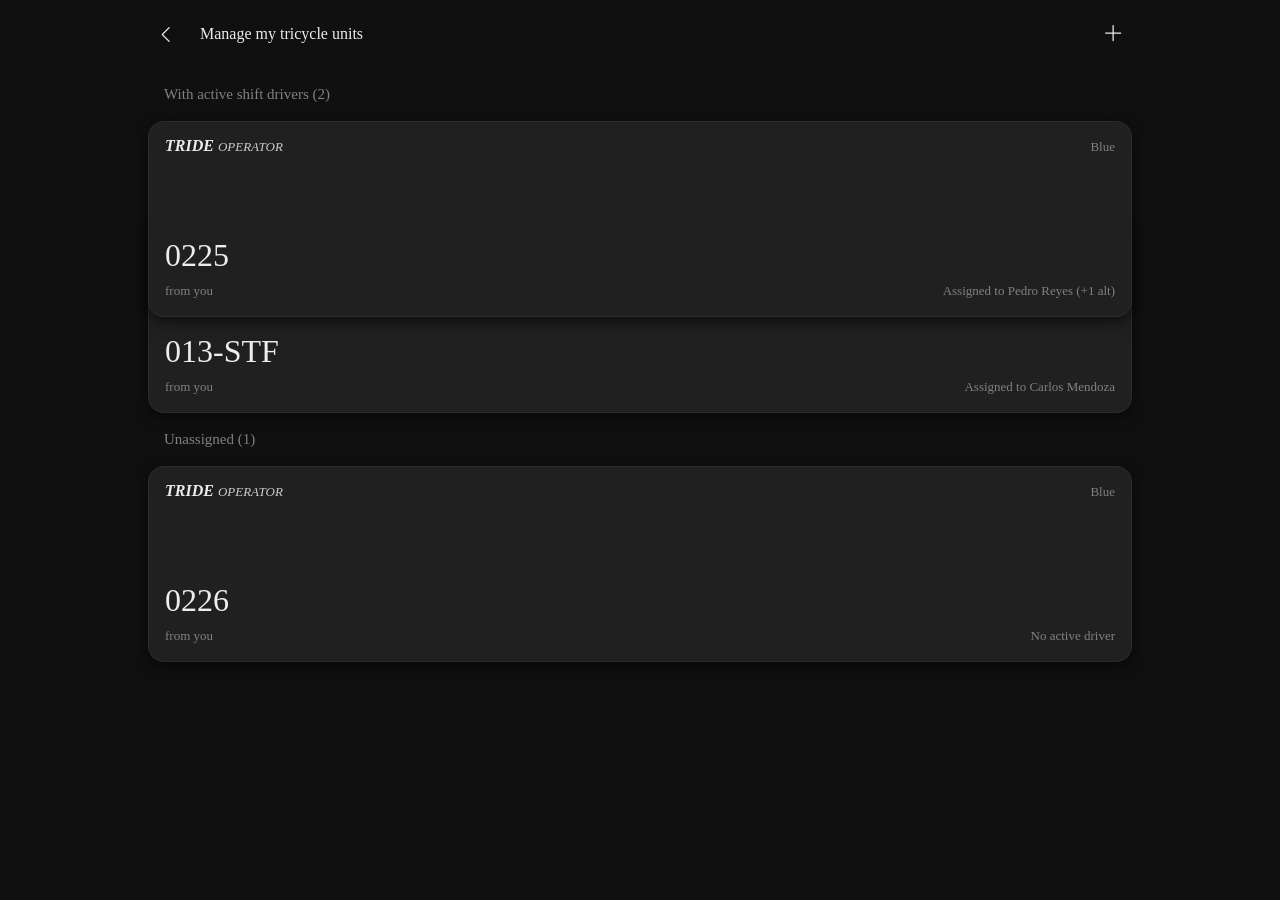
<file: static/units.html>
<!DOCTYPE html>
<html lang="en">
<head>
    <meta charset="UTF-8">
    <meta name="viewport" content="width=device-width, initial-scale=1.0">
    <title>TRIDE — Units</title>
    <link rel="stylesheet" href="../components/styleNext.css">
    <link rel="stylesheet" href="../components/responsive-experimental.css">
    <link rel="stylesheet" href="../components/distortion-wave.css">
</head>
<body>
    <div id="app" class="app">
        <!-- view: operator units (renderOperatorUnitsPage) -->
        <div id="view-operator-units" class="vbox flex1">
            <header class="trNavBar navigation-bar hbox space-l">
                <button type="button" class="thickness-m border-m" aria-label="Back" data-href="home.html">
                    <i class="trIcon icon" aria-hidden="true">&#xE76B;</i>
                </button>
                <div class="vbox push-right space-s">
                    <h1 class="as-headline lh-1 as-bold">Manage my tricycle units</h1>
                </div>
                <button type="button" class="trIcon thickness-m border-m" aria-label="Add tricycle" data-goto="view-add-unit">
                    <i class="icon" aria-hidden="true">&#xE710;</i>
                </button>
            </header>

            <main class="content vbox space-xl">
                <section class="trSection section vbox space-l">
                    <div class="trCardStack group vbox space-l">
                        <p class="trSectionHeading as-cardheadline as-secondary as-gray as-bold" role="heading" aria-level="2">With active shift drivers (2)</p>
                        <div class="card-stack collapsed">
                            <div class="trBrandCard card brandcard grid border-m" role="button" tabindex="0" style="z-index: 2;" data-goto="view-manage-unit">
                                <p class="trBrandLogo as-headline as-black as-italic lh-1 tl">TRIDE <span class="as-tertiary as-midgray as-bold">OPERATOR</span></p>
                                <div class="tr"><p class="as-tertiary as-gray">Blue</p></div>
                                <div class="vbox space-s bl">
                                    <p class="as-large-title as-bold">0225</p>
                                    <p class="as-tertiary as-gray">from <span class="as-bold">you</span></p>
                                </div>
                                <div class="br">
                                    <p class="as-tertiary as-gray">Assigned to <span class="as-bold">Pedro Reyes</span> (+1 alt)</p>
                                </div>
                            </div>
                            <div class="trBrandCard card brandcard grid border-m" role="button" tabindex="0" style="z-index: 1;" data-goto="view-manage-unit">
                                <p class="trBrandLogo as-headline as-black as-italic lh-1 tl">TRIDE <span class="as-tertiary as-midgray as-bold">OPERATOR</span></p>
                                <div class="tr"><p class="as-tertiary as-gray">STF-Blue</p></div>
                                <div class="vbox space-s bl">
                                    <p class="as-large-title as-bold">013-STF</p>
                                    <p class="as-tertiary as-gray">from <span class="as-bold">you</span></p>
                                </div>
                                <div class="br">
                                    <p class="as-tertiary as-gray">Assigned to <span class="as-bold">Carlos Mendoza</span></p>
                                </div>
                            </div>
                        </div>
                    </div>

                    <div class="trCardStack group vbox space-l">
                        <p class="trSectionHeading as-cardheadline as-secondary as-gray as-bold" role="heading" aria-level="2">Unassigned (1)</p>
                        <div class="card-stack">
                            <div class="trBrandCard card brandcard grid border-m" role="button" tabindex="0" style="z-index: 1;" data-goto="view-manage-unit">
                                <p class="trBrandLogo as-headline as-black as-italic lh-1 tl">TRIDE <span class="as-tertiary as-midgray as-bold">OPERATOR</span></p>
                                <div class="tr"><p class="as-tertiary as-gray">Blue</p></div>
                                <div class="vbox space-s bl">
                                    <p class="as-large-title as-bold">0226</p>
                                    <p class="as-tertiary as-gray">from <span class="as-bold">you</span></p>
                                </div>
                                <div class="br">
                                    <p class="as-tertiary as-gray">No active driver</p>
                                </div>
                            </div>
                        </div>
                    </div>
                </section>
            </main>
        </div>

        <!-- view: manage unit (renderManageUnitPage keyed by Tricycle_ID) -->
        <div id="view-manage-unit" class="vbox flex1 hidden">
            <header class="trNavBar navigation-bar hbox space-l">
                <button type="button" class="thickness-m border-m" aria-label="Back" data-goto="view-operator-units">
                    <i class="trIcon icon" aria-hidden="true">&#xE76B;</i>
                </button>
                <div class="vbox push-right space-s">
                    <h1 class="as-headline lh-1 as-bold">Manage unit</h1>
                    <p class="as-tertiary as-gray lh-1">for your unit 0225</p>
                </div>
                <button type="button" class="trButton as-standard thickness-m border-l" data-goto="view-operator-units">Done</button>
            </header>

            <main class="content vbox space-xl">
                <section class="trSection section vbox space-l">
                    <div class="trCardGroup group vbox space-m">
                        <p class="trSectionHeading as-cardheadline as-secondary as-gray as-bold" role="heading" aria-level="2">Tricycle registration</p>
                        <div class="trCard card standard vbox space-m border-l trListCard">
                            <div class="trPropertyRow vbox" data-tr-field="true">
                                <label><span class="as-tertiary as-gray">Tricycle ID</span></label>
                                <p class="as-primary">TRI-002</p>
                            </div>
                            <div class="trSpacer spacer" role="separator"></div>
                            <div class="trPropertyRow vbox" data-tr-field="true">
                                <label for="unit-body"><span class="as-tertiary as-gray">Body Number</span></label>
                                <input id="unit-body" type="text" maxlength="15" value="0225">
                            </div>
                            <div class="trSpacer spacer" role="separator"></div>
                            <div class="trPropertyRow vbox" data-tr-field="true">
                                <label for="unit-plate"><span class="as-tertiary as-gray">Plate Number</span></label>
                                <input id="unit-plate" type="text" maxlength="15" value="EAB-1002">
                            </div>
                            <div class="trSpacer spacer" role="separator"></div>
                            <div class="trPropertyRow vbox" data-tr-field="true">
                                <label for="unit-fran"><span class="as-tertiary as-gray">Franchise Number</span></label>
                                <input id="unit-fran" type="text" value="FRAN-2024-0225">
                            </div>
                            <div class="trSpacer spacer" role="separator"></div>
                            <div class="trPropertyRow vbox" data-tr-field="true">
                                <label for="unit-chassis"><span class="as-tertiary as-gray">Chassis Number</span></label>
                                <input id="unit-chassis" type="text" value="CHS-TMX-1002">
                            </div>
                            <div class="trSpacer spacer" role="separator"></div>
                            <div class="trPropertyRow vbox" data-tr-field="true">
                                <label for="unit-zone"><span class="as-tertiary as-gray">Color Zone</span></label>
                                <div class="hbox space-m">
                                    <select id="unit-zone" class="flex1">
                                        <option value="">None</option>
                                        <option value="Red">Red</option>
                                        <option value="Blue" selected>Blue</option>
                                        <option value="Green">Green</option>
                                        <option value="Yellow">Yellow</option>
                                        <option value="STF-Blue">STF-Blue</option>
                                        <option value="STF-White">STF-White</option>
                                        <option value="White">White</option>
                                    </select>
                                    <i class="trIcon icon as-gray" aria-hidden="true">&#xE70D;</i>
                                </div>
                            </div>
                            <div class="trSpacer spacer" role="separator"></div>
                            <div class="trPropertyRow vbox" data-tr-field="true">
                                <label for="unit-owner"><span class="as-tertiary as-gray">Owner Member ID</span></label>
                                <input id="unit-owner" type="text" maxlength="10" value="MEM-002">
                            </div>
                        </div>
                        <p class="as-cardfootnote as-tertiary as-gray">Tricycle ID stays fixed even if body placard or motor identifiers update.</p>
                    </div>
                </section>

                <section class="trSection section vbox space-l">
                    <div class="trCardGroup group vbox space-m">
                        <p class="trSectionHeading as-cardheadline as-secondary as-gray as-bold" role="heading" aria-level="2">Shift drivers (2)</p>
                        <div class="trCard card standard vbox space-m border-l trListCard">
                            <div class="trActionRow hbox space-l" role="button" tabindex="0">
                                <div class="vbox push-right space-s">
                                    <p class="as-primary">Pedro Reyes (MEM-003)</p>
                                    <p class="as-secondary as-gray">Primary · Mon-Fri 06:00-18:00 · Active (2026-02-01)</p>
                                </div>
                                <i class="trIcon icon as-gray" aria-hidden="true">&#xE76C;</i>
                            </div>
                            <div class="trSpacer spacer" role="separator"></div>
                            <div class="trActionRow hbox space-l" role="button" tabindex="0">
                                <div class="vbox push-right space-s">
                                    <p class="as-primary">Elena Bautista (MEM-004)</p>
                                    <p class="as-secondary as-gray">Alternate · Sat-Sun 06:00-18:00 · Active (2026-02-05)</p>
                                </div>
                                <i class="trIcon icon as-gray" aria-hidden="true">&#xE76C;</i>
                            </div>
                        </div>
                        <p class="as-cardfootnote as-tertiary as-gray">Tap a shift row to update role, schedule, status, or remove it.</p>
                    </div>
                    <button type="button" class="trButton as-standard thickness-l border-l" data-open-sheet="sheet-assign-shift">Assign shift driver</button>
                </section>

                <section class="trSection section vbox space-l">
                    <div class="trCardGroup group vbox space-m">
                        <p class="trSectionHeading as-cardheadline as-secondary as-gray as-bold" role="heading" aria-level="2">Danger zone</p>
                        <div class="trCard card standard vbox space-m border-l">
                            <div class="trActionRow hbox space-l" role="button" tabindex="0">
                                <div class="vbox push-right space-s">
                                    <p class="as-primary as-critical">Remove tricycle 0225</p>
                                </div>
                            </div>
                        </div>
                        <p class="as-cardfootnote as-tertiary as-gray">Deleting this tricycle automatically removes its linked shift assignments.</p>
                    </div>
                </section>
            </main>
        </div>

        <!-- view: add unit (renderAddMyUnitPage) -->
        <div id="view-add-unit" class="vbox flex1 hidden">
            <header class="trNavBar navigation-bar hbox space-l">
                <button type="button" class="thickness-m border-m" aria-label="Back" data-goto="view-operator-units">
                    <i class="trIcon icon" aria-hidden="true">&#xE76B;</i>
                </button>
                <div class="vbox push-right space-s">
                    <h1 class="as-headline lh-1 as-bold">Add my tricycle</h1>
                </div>
                <button type="button" class="trButton as-standard thickness-m border-l" data-goto="view-operator-units">Done</button>
            </header>

            <main class="content vbox space-xl">
                <section class="trSection section vbox space-l">
                    <div class="trCardGroup group vbox space-m">
                        <p class="trSectionHeading as-cardheadline as-secondary as-gray as-bold" role="heading" aria-level="2">Unit registration</p>
                        <div class="trCard card standard vbox space-m border-l trListCard">
                            <div class="trPropertyRow vbox" data-tr-field="true">
                                <label for="add-tri-id"><span class="as-tertiary as-gray">Tricycle ID (Optional)</span></label>
                                <input id="add-tri-id" type="text" maxlength="10" placeholder="Auto or e.g. TRI-006">
                            </div>
                            <div class="trSpacer spacer" role="separator"></div>
                            <div class="trPropertyRow vbox" data-tr-field="true">
                                <label for="add-body"><span class="as-tertiary as-gray">Body Number</span></label>
                                <input id="add-body" type="text" maxlength="15" placeholder="e.g. 0227 or 013-STF">
                            </div>
                            <div class="trSpacer spacer" role="separator"></div>
                            <div class="trPropertyRow vbox" data-tr-field="true">
                                <label for="add-plate"><span class="as-tertiary as-gray">Plate Number</span></label>
                                <input id="add-plate" type="text" maxlength="15" placeholder="e.g. EAB-1006">
                            </div>
                            <div class="trSpacer spacer" role="separator"></div>
                            <div class="trPropertyRow vbox" data-tr-field="true">
                                <label for="add-fran"><span class="as-tertiary as-gray">Franchise Number</span></label>
                                <input id="add-fran" type="text" placeholder="e.g. FRAN-2026-0227">
                            </div>
                            <div class="trSpacer spacer" role="separator"></div>
                            <div class="trPropertyRow vbox" data-tr-field="true">
                                <label for="add-chassis"><span class="as-tertiary as-gray">Chassis Number</span></label>
                                <input id="add-chassis" type="text" placeholder="e.g. CHS-TMX-1006">
                            </div>
                        </div>
                        <p class="as-cardfootnote as-tertiary as-gray">Operators can register up to 5 tricycles. Assign shift drivers after registration.</p>
                    </div>
                </section>
            </main>
        </div>
    </div>

    <!-- sheet: assign shift driver (openCreateAssignmentSheet) -->
    <div id="sheet-assign-shift" class="trSheet sheet-backdrop hidden" role="dialog" aria-modal="true" aria-labelledby="sheet-shift-title">
        <div class="sheet vbox space-xl border-l">
            <div class="group sheet-header vbox space-t">
                <p id="sheet-shift-title" class="as-headline as-bold">Assign shift driver</p>
                <p class="as-secondary as-midgray">Add a Primary or Alternate (relyebo) shift for unit 0225.</p>
            </div>
            <div class="group sheet-body vbox space-l">
                <div class="trCard card standard vbox space-m border-l trListCard">
                    <div class="trPropertyRow vbox" data-tr-field="true">
                        <label><span class="as-tertiary as-gray">Licensed Driver</span></label>
                        <p class="as-primary">Elena Bautista (MEM-004)</p>
                    </div>
                    <div class="trSpacer spacer" role="separator"></div>
                    <div class="trPropertyRow vbox" data-tr-field="true">
                        <label for="shift-sched"><span class="as-tertiary as-gray">Shift Schedule</span></label>
                        <input id="shift-sched" type="text" placeholder="e.g. Sat-Sun 06:00-18:00">
                    </div>
                    <div class="trSpacer spacer" role="separator"></div>
                    <div class="trPropertyRow vbox" data-tr-field="true">
                        <label for="shift-date"><span class="as-tertiary as-gray">Date Assigned</span></label>
                        <input id="shift-date" type="text" maxlength="10" placeholder="YYYY-MM-DD">
                    </div>
                </div>

                <div class="trCardGroup group vbox space-m">
                    <p class="trSectionHeading as-cardheadline as-secondary as-gray as-bold" role="heading" aria-level="2">Driver role</p>
                    <div class="trCard card standard vbox space-m border-l trListCard trRadioGroup" role="radiogroup" aria-label="Driver Role">
                        <label class="trRadioRow check-row hbox space-l">
                            <input type="radio" name="create-shift-role" value="Primary">
                            <div class="vbox push-right space-s">
                                <p class="as-primary">Primary driver</p>
                                <p class="as-secondary as-gray">Main regular shift driver for this tricycle.</p>
                            </div>
                            <i class="trIcon icon check" aria-hidden="true">&#xE73E;</i>
                        </label>
                        <div class="trSpacer spacer" role="separator"></div>
                        <label class="trRadioRow check-row hbox space-l">
                            <input type="radio" name="create-shift-role" value="Alternate" checked>
                            <div class="vbox push-right space-s">
                                <p class="as-primary">Alternate (Relyebo)</p>
                                <p class="as-secondary as-gray">Reliever or weekend/extra shift driver.</p>
                            </div>
                            <i class="trIcon icon check" aria-hidden="true">&#xE73E;</i>
                        </label>
                    </div>
                </div>
            </div>
            <div class="group sheet-footer vbox space-m">
                <button type="button" class="trButton as-primary thickness-l border-l" data-close-sheet="sheet-assign-shift">Assign shift driver</button>
                <button type="button" class="trButton as-standard thickness-l border-l" data-close-sheet="sheet-assign-shift">Cancel</button>
            </div>
        </div>
    </div>

    <script>
        (function () {
            function showView(id) {
                const views = document.querySelectorAll("#app > div[id^='view-']");
                for (let i = 0; i < views.length; i += 1) {
                    views[i].classList.toggle("hidden", views[i].id !== id);
                }
                document.getElementById("app").scrollTop = 0;
            }
            document.addEventListener("click", function (e) {
                const hrefBtn = e.target.closest("[data-href]");
                if (hrefBtn) {
                    window.location.href = hrefBtn.getAttribute("data-href");
                    return;
                }
                const stack = e.target.closest(".card-stack.collapsed");
                if (stack) {
                    stack.classList.remove("collapsed");
                    return;
                }
                const gotoBtn = e.target.closest("[data-goto]");
                if (gotoBtn) {
                    showView(gotoBtn.getAttribute("data-goto"));
                    return;
                }
                const openBtn = e.target.closest("[data-open-sheet]");
                if (openBtn) {
                    const sheet = document.getElementById(openBtn.getAttribute("data-open-sheet"));
                    if (sheet) {
                        sheet.classList.remove("hidden");
                    }
                }
                const closeBtn = e.target.closest("[data-close-sheet]");
                if (closeBtn) {
                    const sheet = document.getElementById(closeBtn.getAttribute("data-close-sheet"));
                    if (sheet) {
                        sheet.classList.add("hidden");
                    }
                }
                if (e.target.classList.contains("sheet-backdrop")) {
                    e.target.classList.add("hidden");
                }
            });
        }());
    </script>
</body>
</html>
</file>
<file: components/styleNext.css>
/* a more mature version of style.css, hopefully actually futureproof and expandable. */

@font-face {
    font-family: "Segoe Fluent Icons";
    src: url("../assets/fonts/SegoeIcons.ttf") format("truetype");
    font-weight: normal;
    font-style: normal;
    font-display: block;
}

/* normalizers */
*, *::before, *::after {
    padding: 0;
    margin: 0;
    box-sizing: border-box;
}
html {
    -webkit-text-size-adjust: 100%;
    -webkit-tap-highlight-color: transparent;
}
html, body {
    height: 100%;
    width: 100%;
    overflow: hidden;
    overscroll-behavior: none;
}
body {
    position: fixed;
    inset: 0;
    line-height: 1.4;
    -webkit-font-smoothing: antialiased;
}
img, picture, video, canvas, svg {
    display: block;
    max-width: 100%;
}
input, button, textarea, select {
    font: inherit;
    color: inherit;
}
p, h1, h2, h3, h4, h5, h6 {
    overflow-wrap: break-word;
}
ul, ol {
    list-style: none;
}
a {
    color: inherit;
    text-decoration: none;
}

/* tokens */
:root {
    /* solid colors */
    --tr-solid-dark-1: #101010;
        --tr-solid-dark-2: #202020;
        --tr-solid-dark-3: #2c2c2c;
        --tr-solid-dark-4: #303030;
    --tr-solid-light-1: #ededed;
    --tr-solid-gray-1: #808080;
    --tr-solid-gray-2: #ccc;

    /* elevations */
    --tr-elevation-op20: #80808020;
    --tr-elevation-op40: #80808040;

    --tr-critical: rgb(255, 86, 86);
    --tr-success: #5bd68a;

    /* font */
    --tr-font-type: "Segoe UI";
    --tr-font-icon: "Segoe Fluent Icons", "Segoe MDL2 Assets";

        /* font-size */
        --tr-font-s-display: 48px;
        --tr-font-s-largetitle: 32px;
        --tr-font-s-title: 24px;
        --tr-font-s-headline: 16px;
        --tr-font-s-primary: 16px;
        --tr-font-s-secondary: 15px;
        --tr-font-s-tertiary: 13px;

    /* spacing */
    --tr-space-t: 2px;
    --tr-space-s: 4px;
    --tr-space-m: 8px;
    --tr-space-l: 16px;
    --tr-space-xl: 32px;
    --tr-space-xxl: 64px;
    --tr-space-xxxl: 96px;

    /* border radius */
    --tr-border-t: 4px;
    --tr-border-s: 8px;
    --tr-border-m: 16px;
    --tr-border-l: 32px;
    --tr-border-xl: 64px;

    --tr-phone-width: 393px;
    --tr-shadow: 0 4px 16px rgba(0, 0, 0, 0.6);

    /* motion */
    --tr-rise-distance: var(--tr-space-m);
    --tr-rise-duration: 240ms;
    --tr-rise-delay: 2s;
}

/* shell */
body {
    background-color:       var(--tr-solid-dark-1);
    color:                  var(--tr-solid-light-1);
    font-family:            var(--tr-font-type);
    font-size:              var(--tr-font-s-primary);
}
.app {
    max-width:              var(--tr-phone-width); /* iPhone 16 */
    height:                 100%;
    margin:                 0 auto;
    overflow-y:             auto;
    overflow-x:             hidden;
    overscroll-behavior-y:  contain;
    -webkit-overflow-scrolling: touch;
    display:                flex;
    flex-direction:         column;
}
@media (min-width: 600px) {
    .app {
        max-width: 100%;
    }
}

/* page & rise animations */
@keyframes trSlideForward {
    from {
        opacity: 0;
        transform: translateX(24px);
    }
    to {
        opacity: 1;
        transform: translateX(0);
    }
}
@keyframes trSlideBack {
    from {
        opacity: 0;
        transform: translateX(-24px);
    }
    to {
        opacity: 1;
        transform: translateX(0);
    }
}
@keyframes trFadeRoot {
    from {
        opacity: 0;
    }
    to {
        opacity: 1;
    }
}
@keyframes trRiseUp {
    from {
        opacity: 0;
        transform: translateY(var(--tr-rise-distance));
    }
    to {
        opacity: 1;
        transform: translateY(0);
    }
}
.app.anim-forward > main,
.app.anim-forward > .content,
.anim-forward:not(.app) {
    animation: trSlideForward 200ms cubic-bezier(0.22, 1, 0.36, 1);
}
.app.anim-back > main,
.app.anim-back > .content,
.anim-back:not(.app) {
    animation: trSlideBack 200ms cubic-bezier(0.22, 1, 0.36, 1);
}
.app.anim-root > main,
.app.anim-root > .content,
.anim-root:not(.app) {
    animation: trFadeRoot 180ms ease;
}
.anim-rise-pending {
    opacity: 0;
    transform: translateY(var(--tr-rise-distance));
    pointer-events: none;
}
.anim-rise {
    animation: trRiseUp var(--tr-rise-duration) cubic-bezier(0.22, 1, 0.36, 1) both;
}
button.anim-rise,
.anim-rise.anim-delayed {
    animation-delay: var(--tr-rise-delay);
}

.navigation-bar, .tab-bar, .content {
    padding: var(--tr-space-l);
}
.navigation-bar, .tab-bar {
    flex-shrink: 0;
}
.navigation-bar {
    position: sticky;
    top: 0;
    z-index: 20;
    min-height: 54px;
    background: linear-gradient(
        to bottom,
        var(--tr-solid-dark-1) 0%,
        var(--tr-solid-dark-1) 36%,
        color-mix(in srgb, var(--tr-solid-dark-1) 86%, transparent) 58%,
        color-mix(in srgb, var(--tr-solid-dark-1) 52%, transparent) 78%,
        color-mix(in srgb, var(--tr-solid-dark-1) 18%, transparent) 92%,
        transparent 100%
    );
}
.navigation-bar > h1 {
    font-size: inherit;
    font-weight: inherit;
}
.content {
    flex: 1 0 auto;
}
.content > * {
    flex-shrink: 0;
}

/* layout & class tokens */
.hbox {
    display:                flex;
    flex-direction:         row;
    align-items:            center;
}
.vbox {
    display:                flex;
    flex-direction:         column;
}
.hbox > .flex1 {
    flex: 1;
    min-width: 0;
}
.vbox > .flex1 {
    flex: 1;
    min-height: 0;
}
.content > .flex1,
.trSection > .flex1 {
    flex: 1 0 auto;
}
.flex1 {
    flex: 1;
    min-width: 0;
}
.push-right {
    margin-inline-end: auto;
}
.push-center {
    margin-inline: auto;
}
.trBrandLogo-svg {
    height: 24px;
    width: auto;
}
.grid {
    display: grid;
    grid-template-columns: 1fr auto;
    grid-template-rows: 1fr auto;
    gap: var(--tr-space-m);
    flex-shrink: 0;
}
.grid > .tl {
    grid-column: 1;
    grid-row: 1;
    align-self: start;
    justify-self: start;
}
.grid > .tr {
    grid-column: 2;
    grid-row: 1;
    align-self: start;
    justify-self: end;
    text-align: right;
}
.grid > .bl {
    grid-column: 1;
    grid-row: 2;
    align-self: end;
    justify-self: start;
    min-width: 0;
    overflow-wrap: anywhere;
}
.grid > .br {
    grid-column: 2;
    grid-row: 2;
    align-self: end;
    justify-self: end;
    text-align: right;
}
/* alignment */
.as-centered {
    text-align: center;
}
.center {
    justify-content: safe center;
    align-items: center;
}
.justify-center {
    justify-content: safe center;
}

/* scroll */
.hbox.scroll {
    overflow-x: auto;
    flex-shrink: 0;
}
.hbox.scroll > * {
    flex: 0 0 auto;
    white-space: nowrap;
}
.vbox.scroll {
    overflow-y: auto;
    min-height: 0;
}
.vbox.scroll > * {
    flex: 0 0 auto;
}
.app,
.scroll,
.content,
.sheet,
.sheet-body {
    scrollbar-width: none;
    -ms-overflow-style: none;
}
.app::-webkit-scrollbar,
.scroll::-webkit-scrollbar,
.content::-webkit-scrollbar,
.sheet::-webkit-scrollbar,
.sheet-body::-webkit-scrollbar {
    display: none;
}

/* spacing */
.space-t {gap: var(--tr-space-t);}
.space-s {gap: var(--tr-space-s);}
.space-m {gap: var(--tr-space-m);}
.space-l {gap: var(--tr-space-l);}
.space-xl {gap: var(--tr-space-xl);}
.space-xxl {gap: var(--tr-space-xxl);}
.space-xxxl {gap: var(--tr-space-xxxl);}

.mb-s {margin-bottom: var(--tr-space-s);}
.mb-m {margin-bottom: var(--tr-space-m);}
.mb-l {margin-bottom: var(--tr-space-l);}

/* border radius */
.border-t {border-radius: var(--tr-border-t);}
.border-s {border-radius: var(--tr-border-s);}
.border-m {border-radius: var(--tr-border-m);}
.border-l {border-radius: var(--tr-border-l);}
.border-xl {border-radius: var(--tr-border-xl);}

/* typography */
.as-display {font-size: var(--tr-font-s-display);}
.as-large-title {font-size: var(--tr-font-s-largetitle);}
.as-title {font-size: var(--tr-font-s-title);}
.as-headline {font-size: var(--tr-font-s-headline);}
.as-primary {font-size: var(--tr-font-s-primary);}
.as-secondary {font-size: var(--tr-font-s-secondary);}
.as-tertiary {font-size: var(--tr-font-s-tertiary);}
.as-critical {color: var(--tr-critical);}
.as-success {color: var(--tr-success);}
.disabled {opacity: 50%;}

/* padding */
.thickness-s {padding: var(--tr-space-s);}
.thickness-m {padding: var(--tr-space-m);}
.thickness-l {padding: var(--tr-space-l);}

.as-gray {color: var(--tr-solid-gray-1);}
.as-midgray {color: var(--tr-solid-gray-2);}
.as-bold {font-weight: 500;}
.as-black {font-weight: 700;}
.as-italic {font-style: italic;}
.lh-1 {line-height: 1;}

.as-cardheadline {padding-inline: var(--tr-space-l);}
.as-cardfootnote {padding-inline: var(--tr-space-l);}

/* components */
:where(i.icon) {
    display:                block;
    font-family:            var(--tr-font-icon);
    font-style:             normal;
    font-weight:            normal;
    line-height:            1;
    font-size:              1.25em;
}
:where(.spacer) {
    width: 100%;
    height: .5px;
    background-color: var(--tr-elevation-op20);
    margin-block: var(--tr-space-s);
}
:where(.section) {
    min-width: 0;
}
:where(.list-index) {
    min-width: 18px;
    flex-shrink: 0;
}
:where(.card) {
    background-color: var(--tr-elevation-op20);
    padding: var(--tr-space-l);
    corner-shape: squircle;
}
:where(.popup) {
    background-color: var(--tr-solid-dark-3);
    border: solid 1px var(--tr-elevation-op20);
    padding: var(--tr-space-l);
    max-width: min(300px, calc(100vw - var(--tr-space-xl)));
    box-shadow: var(--tr-shadow);
}
:where(.sheet) {
    background-color: var(--tr-solid-dark-3);
    border: solid 1px var(--tr-elevation-op20);
    padding: var(--tr-space-l);
    box-shadow: var(--tr-shadow);
}
.card.brandcard { /* overwrites .card */
    background-color: var(--tr-solid-dark-2);
    border: solid 1px var(--tr-elevation-op20);
    height: 196px;
    width: 100%;
}
.card.brandcard[role="button"]:hover {
    background-color: var(--tr-solid-dark-3);
}
.card.profile {
    height: 196px;
}
/* good mental model would be main elements are in where, then supplementary classes remain untouched */

:where(button) {
    display:            inline-flex;
    align-items:        center;
    justify-content:    center;
    background:         none;
    border:             none;
    outline:            none;
    padding:            0;
    cursor:             pointer;
    line-height:        1;
    text-align:         left;
    transition:         background-color 120ms ease, opacity 120ms ease, transform 80ms ease, border-color 120ms ease;
}
button.as-standard {
    background-color: var(--tr-elevation-op20);
}
button.as-standard:not(.disabled):hover {
    background-color: var(--tr-elevation-op40);
}
button.as-standard:not(.disabled):active {
    transform: scale(0.98);
}
button.as-primary {
    width: 100%;
    background-color: var(--tr-solid-light-1);
    color: var(--tr-solid-dark-1);
}
button.as-primary:not(.disabled):hover {
    opacity: 0.88;
}
button.as-primary:not(.disabled):active {
    transform: scale(0.98);
}
button.as-tabbed {
    border-bottom: solid 1px transparent;
    color: var(--tr-solid-gray-2);
}
button.as-tabbed:hover {
    opacity: 0.8;
}
button.as-tabbed.active {
    border-bottom: solid 1px var(--tr-solid-light-1);
    color: var(--tr-solid-light-1);
}
button:focus-visible,
input:focus-visible,
select:focus-visible,
[role="button"]:focus-visible {
    outline: 1px solid var(--tr-solid-gray-1);
}
:where([role="button"]) {
    cursor: pointer;
    transition: background-color 120ms ease, opacity 120ms ease, transform 80ms ease;
}
:where([role="button"]):active {
    transform: scale(0.99);
}

/* form & ported components */
:where(input, select) {
    background: none;
    border: none;
    outline: none;
    width: 100%;
    color: var(--tr-solid-light-1);
    font-size: var(--tr-font-s-primary);
}
:where(input)::placeholder {
    color: var(--tr-solid-gray-1);
}
:where(select) {
    appearance: none;
    -webkit-appearance: none;
    -moz-appearance: none;
    cursor: pointer;
}
:where(select)::picker-icon {
    display: none;
}
:where(select) option {
    background-color: var(--tr-solid-dark-2);
    color: var(--tr-solid-light-1);
}
:where(select) optgroup {
    background-color: var(--tr-solid-dark-2);
    color: var(--tr-solid-gray-1);
}
:where(.avatar-lg) {
    width: 56px;
    height: 56px;
    border-radius: 50%;
    background-color: var(--tr-solid-light-1);
}

/* runtime states & overlays */
.hidden {
    display: none;
}

.notif-bell {
    position: relative;
}
.notif-dot {
    position: absolute;
    top: var(--tr-space-s);
    right: var(--tr-space-s);
    width: var(--tr-space-m);
    height: var(--tr-space-m);
    border-radius: 50%;
    background-color: var(--tr-critical);
}

/* card stack */
:where(.card-stack) {
    display: flex;
    flex-direction: column;
    position: relative;
    isolation: isolate;
}
:where(.card-stack) > .card {
    position: relative;
    box-shadow: var(--tr-shadow);
    transition: margin-top 240ms cubic-bezier(0.22, 1, 0.36, 1), background-color 120ms ease, transform 80ms ease;
}
:where(.card-stack) > .card + .card {
    margin-top: var(--tr-space-l);
}
:where(.card-stack.collapsed) > .card + .card {
    margin-top: -100px;
}

/* story bar */
:where(.story-bar) {
    display: flex;
    flex-direction: row;
    gap: var(--tr-space-t);
    padding: var(--tr-space-s) var(--tr-space-m);
    flex: 0 0 auto;
}
:where(.story-segment) {
    flex: 1;
    height: var(--tr-space-t);
    border-radius: var(--tr-space-t);
    background-color: var(--tr-elevation-op40);
    transition: background-color 180ms ease;
}
.story-segment.active {
    background-color: var(--tr-solid-light-1);
}

/* menu & check rows */
:where(.menu-anchor) {
    position: relative;
    display: inline-flex;
}
:where(.menu-anchor) > .popup {
    position: absolute;
    top: calc(100% + var(--tr-space-m));
    right: 0;
    z-index: 100;
    min-width: 220px;
    max-height: 60dvh;
    overflow-y: auto;
}
.menu-item {
    cursor: pointer;
    white-space: nowrap;
    transition: opacity 120ms ease;
}
.menu-item:hover {
    opacity: 0.75;
}
.menu-item input[type="radio"],
.check-row input[type="checkbox"],
.check-row input[type="radio"] {
    position: absolute;
    opacity: 0;
    width: 0;
    height: 0;
    pointer-events: none;
}
.menu-item .check,
.check-row .check {
    opacity: 0;
    transition: opacity 120ms ease;
}
.menu-item input[type="radio"]:checked ~ .check,
.check-row input[type="checkbox"]:checked ~ .check,
.check-row input[type="radio"]:checked ~ .check {
    opacity: 1;
}

/* bottom sheet modal */
.sheet-backdrop {
    position: fixed;
    inset: 0;
    z-index: 200;
    background-color: rgba(0, 0, 0, 0.6);
    display: flex;
    justify-content: center;
    align-items: flex-end;
    opacity: 1;
    visibility: visible;
    transition: opacity 180ms ease, visibility 180ms ease;
}
.sheet-backdrop.hidden {
    display: flex;
    opacity: 0;
    visibility: hidden;
    pointer-events: none;
}
.sheet-backdrop > .sheet {
    width: 100%;
    max-width: var(--tr-phone-width);
    max-height: 80dvh;
    border-bottom: none;
    border-radius: var(--tr-border-l) var(--tr-border-l) 0 0;
    overflow: hidden;
    transform: translateY(0);
    transition: transform 220ms cubic-bezier(0.22, 1, 0.36, 1);
}
.sheet-backdrop.hidden > .sheet {
    transform: translateY(100%);
}
.sheet-header,
.sheet-footer {
    flex: 0 0 auto;
}
.sheet-body {
    flex: 1;
    min-height: 0;
    overflow-y: auto;
}
.sheet-body > * {
    flex-shrink: 0;
}
</file>
<file: components/responsive-experimental.css>
/* experimental tablet and desktop layout (remove link tag to revert to mobile shell) */

.app {
    width: 100%;
    max-width: 1080px;
}

.content.justify-center {
    justify-content: safe center;
}

.content.justify-center > * {
    width: 100%;
    max-width: 440px;
    align-self: center;
}

.card-grid,
.trAlphaList {
    display: grid;
    grid-template-columns: repeat(auto-fill, minmax(min(300px, 100%), 1fr));
    gap: var(--tr-space-l);
    align-items: start;
}

.sheet .trAlphaList,
.card-grid:has(> .trEmptyState) {
    display: flex;
    align-items: stretch;
}

.card-grid > *,
.trAlphaList > * {
    min-width: 0;
}

.card-grid > .trEmptyState,
.card-grid > p {
    grid-column: 1 / -1;
}

@media (min-width: 520px) {
    .app {
        padding-inline: var(--tr-space-l);
    }
}

@media (min-width: 640px) {
    :where(.menu-anchor) > .popup {
        min-width: 260px;
        max-width: min(360px, calc(100vw - var(--tr-space-xl)));
    }

    .sheet-backdrop {
        align-items: center;
        padding: var(--tr-space-l);
    }

    .sheet-backdrop > .sheet {
        max-width: 480px;
        max-height: min(640px, 85dvh);
        border-bottom: 1px solid var(--tr-elevation-op20);
        border-radius: var(--tr-border-l);
        transform: scale(1);
        transition: transform 180ms cubic-bezier(0.22, 1, 0.36, 1), opacity 180ms ease;
    }

    .sheet-backdrop.hidden > .sheet {
        transform: scale(0.96);
    }
}

@media (min-width: 840px) {
    .app {
        padding-inline: var(--tr-space-xl);
    }
}
</file>
<file: components/distortion-wave.css>
/* distortion wave transition and success overlay styles */
/* based on style.css, isolation, stack child layer inside box without leak */
.distortion-wave {
    position: relative;
    isolation: isolate;
    display: grid;
    border-radius: var(--tr-border-m);
    overflow: hidden;
}

.distortion-wave-view {
    grid-area: 1 / 1;
    position: relative;
    z-index: 1;
    min-width: 0;
    background-color: var(--tr-solid-dark-1);
}

/* ive looked up on the internet on this one, hide inactive view to keep box size for picture */
.distortion-wave-view.is-hidden {
    visibility: hidden;
    pointer-events: none;
}

.distortion-wave-canvas {
    grid-area: 1 / 1;
    position: relative;
    z-index: 2;
    width: 100%;
    height: 100%;
    pointer-events: none;
    opacity: 0;
    will-change: transform;
}

.distortion-wave-canvas.is-active {
    opacity: 1;
}

.distortion-wave-overlay {
    grid-area: 1 / 1;
    position: relative;
    z-index: 3;
    pointer-events: none;
}

.distortion-wave-overlay > * {
    pointer-events: auto;
}


/*  */

/* <patch-3> */
/* based on style.css, position, pin wave container across full screen without outer scroll */
.distortion-wave.is-fullscreen {
    position: fixed;
    inset: 0;
    z-index: 300;
    width: 100vw;
    height: 100dvh;
    grid-template-columns: minmax(0, 100%);
    grid-template-rows: minmax(0, 100%);
    border-radius: 0;
    opacity: 1;
    transition: opacity 180ms ease;
}

.distortion-wave.is-fullscreen > .distortion-wave-view {
    min-height: 0;
    height: 100%;
    overflow-y: auto;
}

.distortion-wave.is-fullscreen.is-closing {
    opacity: 0;
    pointer-events: none;
}

.fullscreen-backdrop {
    width: 100%;
    height: 100%;
    overflow: hidden;
    background-color: var(--tr-solid-dark-1);
}

.fullscreen-stage {
    width: 100%;
    min-height: 100%;
    background-color: var(--tr-solid-dark-1);
    padding: var(--tr-space-xl);
}

.fullscreen-stage.has-hud {
    padding-bottom: calc(var(--tr-space-xxxl) + var(--tr-space-xxxl) + var(--tr-space-xl));
}

.fullscreen-stage-body,
.fullscreen-stage-content,
.fullscreen-stage-card,
.fullscreen-stage-actions {
    width: 100%;
    max-width: 440px;
}

.fullscreen-stage-body {
    margin: auto 0;
}

/* based on style.css, --tr-solid-dark-4, float control dock above wave canvas at screen bottom */
.distortion-wave-hud {
    position: fixed;
    left: 50%;
    bottom: var(--tr-space-xl);
    transform: translateX(-50%);
    width: calc(100% - var(--tr-space-xl));
    max-width: 440px;
    padding: var(--tr-space-l);
    background-color: var(--tr-solid-dark-4);
    border: 1px solid var(--tr-elevation-op40);
    border-radius: var(--tr-border-l);
    box-shadow: var(--tr-shadow);
}
/* </patch-3> */
</file>
